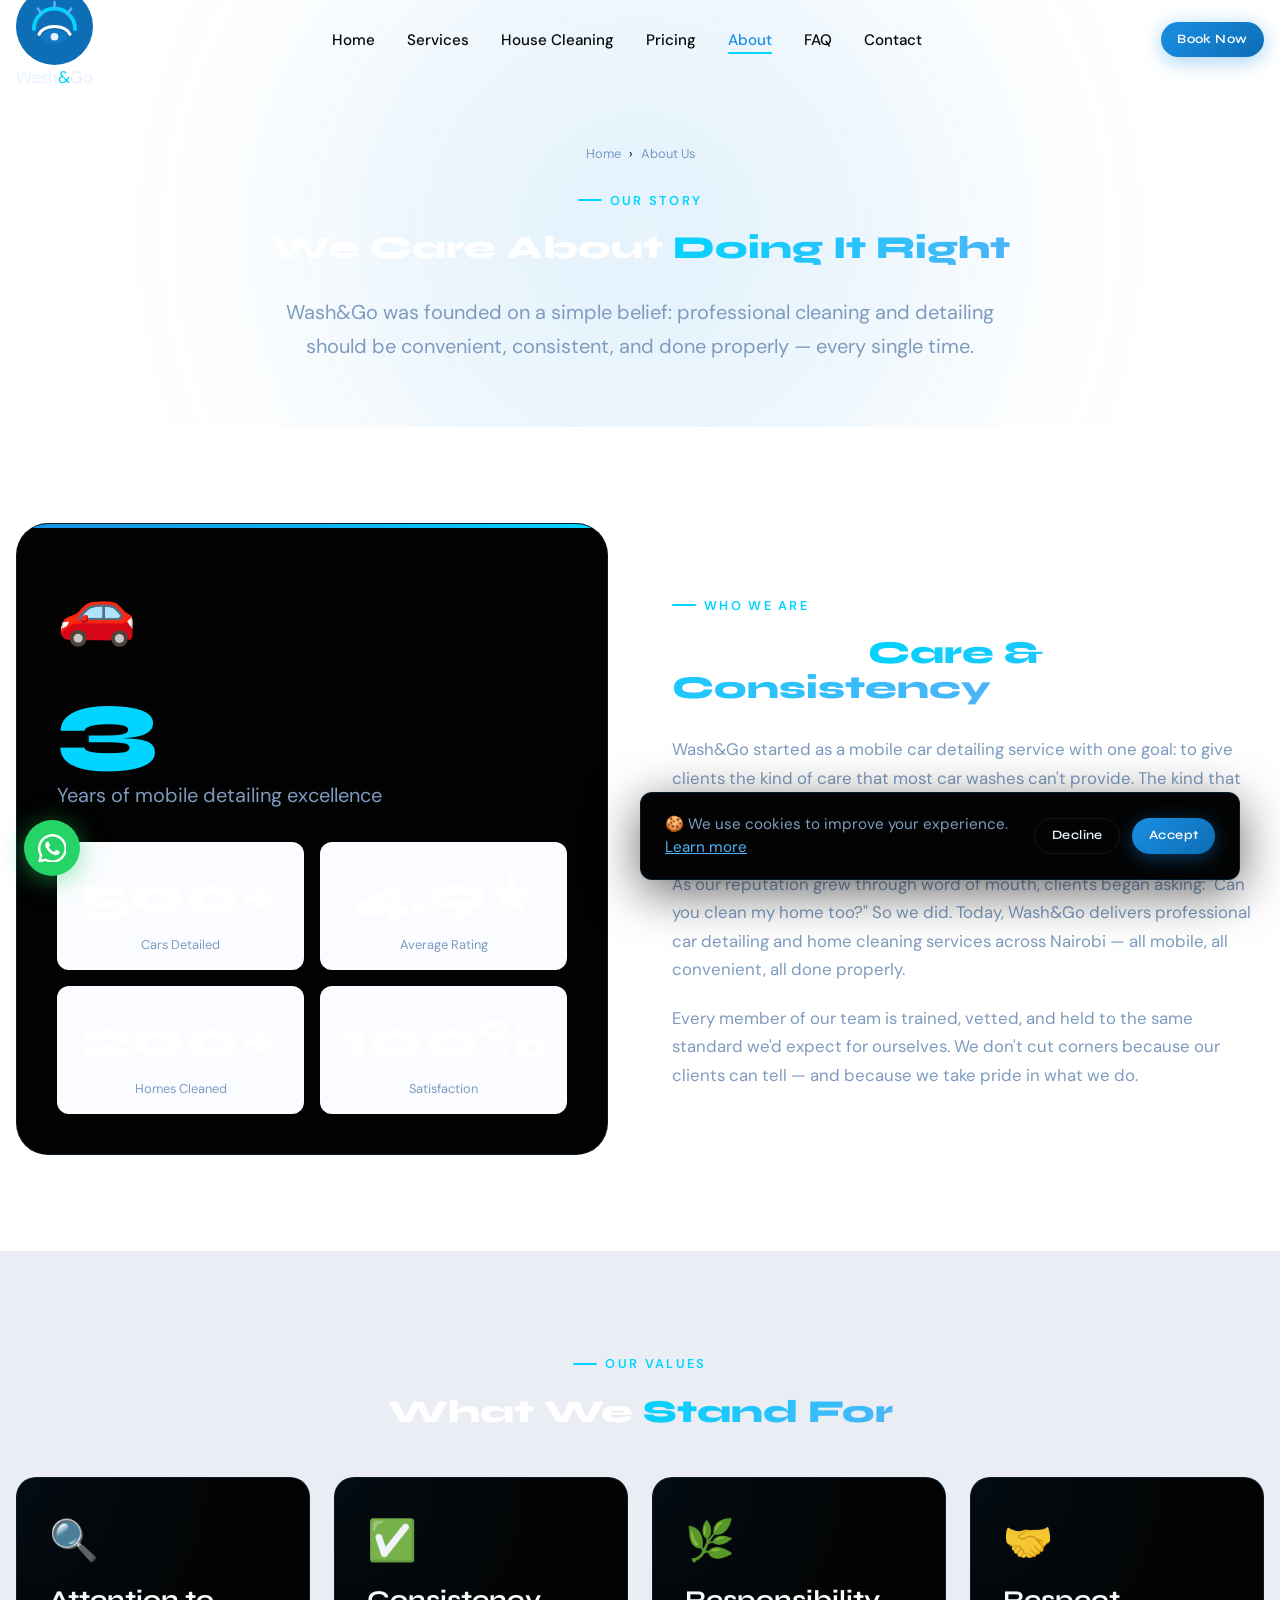
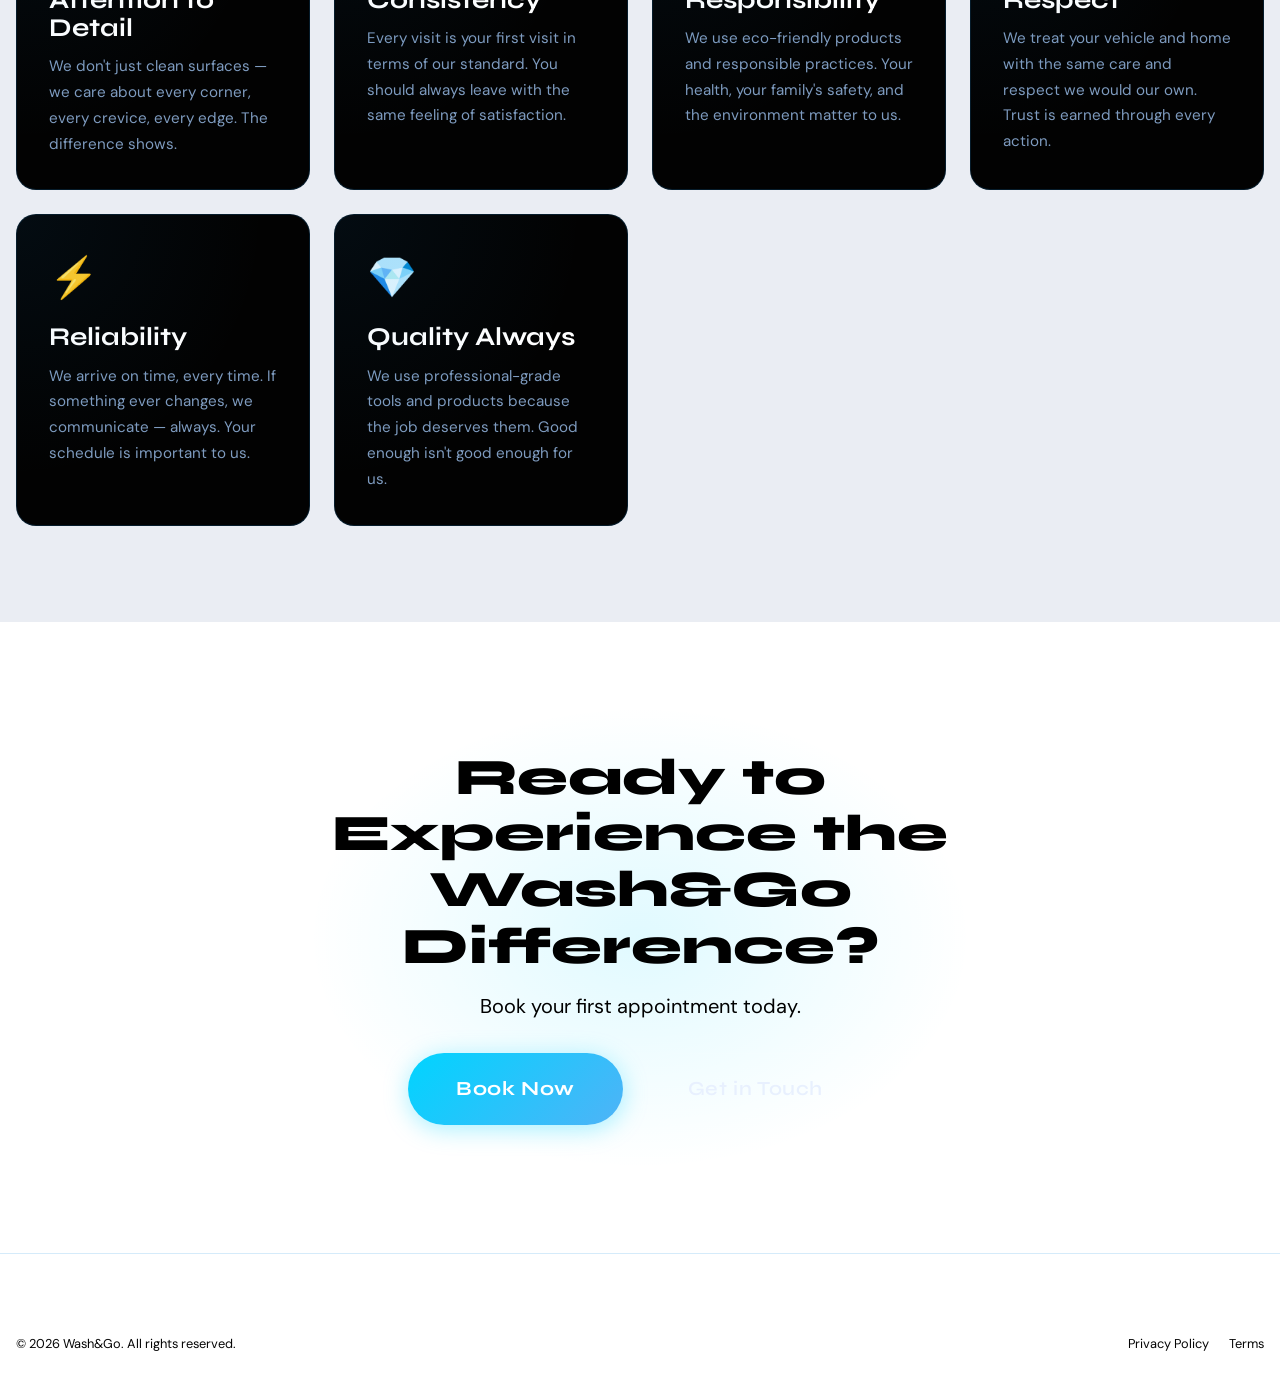
<file: about.html>
<!DOCTYPE html>
<html lang="en">
<head>
  <meta charset="UTF-8" /><meta name="viewport" content="width=device-width, initial-scale=1.0" />
  <meta name="description" content="About Wash&Go — Our story, our values, and the team behind your perfect clean." />
  <title>About Us | Wash&Go</title>
  <link rel="stylesheet" href="globals.css" />
</head>
<body>
<div class="page-loader" aria-hidden="true"><div class="loader-spinner"></div></div>
<header class="nav" role="banner">
  <div class="container">
    <nav class="nav__inner">
      <a href="index.html" class="nav__logo">
        <svg class="nav__logo-icon" viewBox="0 0 60 60" fill="none"><circle cx="30" cy="30" r="30" fill="#0d6db5"/><path d="M14 32c0-8.8 7.2-16 16-16s16 7.2 16 16" stroke="#00d4ff" stroke-width="3" stroke-linecap="round"/><path d="M18 36c2-4 7-6 12-6s10 2 12 6" stroke="white" stroke-width="2.5" stroke-linecap="round"/><path d="M30 16v-5M20 20l-3-4M40 20l3-4" stroke="#4fb3f7" stroke-width="2" stroke-linecap="round"/><ellipse cx="30" cy="38" rx="10" ry="5" fill="#1a8fe3" opacity=".4"/><circle cx="30" cy="38" r="3" fill="white" opacity=".9"/></svg>
        Wash<span style="color:var(--clr-accent)">&</span>Go
      </a>
      <ul class="nav__links" role="list">
        <li><a href="index.html" class="nav__link">Home</a></li>
        <li><a href="services.html" class="nav__link">Services</a></li>
        <li><a href="house-cleaning.html" class="nav__link">House Cleaning</a></li>
        <li><a href="pricing.html" class="nav__link">Pricing</a></li>
        <li><a href="about.html" class="nav__link is-active">About</a></li>
        <li><a href="faq.html" class="nav__link">FAQ</a></li>
        <li><a href="contact.html" class="nav__link">Contact</a></li>
      </ul>
      <div class="nav__cta"><a href="booking.html" class="btn btn--primary btn--sm">Book Now</a></div>
      <button class="nav__toggle" aria-label="Toggle menu" aria-expanded="false" aria-controls="mobile-menu"><span></span><span></span><span></span></button>
    </nav>
  </div>
  <nav class="nav__mobile-menu" id="mobile-menu">
    <a href="index.html" class="nav__mobile-link">Home</a>
    <a href="services.html" class="nav__mobile-link">Car Detailing</a>
    <a href="house-cleaning.html" class="nav__mobile-link">House Cleaning</a>
    <a href="pricing.html" class="nav__mobile-link">Pricing</a>
    <a href="about.html" class="nav__mobile-link">About</a>
    <a href="faq.html" class="nav__mobile-link">FAQ</a>
    <a href="contact.html" class="nav__mobile-link">Contact</a>
    <div style="padding-top:var(--space-6)"><a href="booking.html" class="btn btn--primary btn--lg">Book Now</a></div>
  </nav>
</header>

<main>
  <section class="page-hero">
    <div class="container">
      <nav class="page-hero__breadcrumb" aria-label="Breadcrumb">
        <a href="index.html">Home</a><span class="page-hero__breadcrumb-sep">›</span>
        <span aria-current="page">About Us</span>
      </nav>
      <div class="section-label reveal" style="justify-content:center">Our Story</div>
      <h1 class="section-title reveal delay-100" style="text-align:center">We Care About <span>Doing It Right</span></h1>
      <p class="section-subtitle reveal delay-200" style="margin-inline:auto;text-align:center">Wash&Go was founded on a simple belief: professional cleaning and detailing should be convenient, consistent, and done properly — every single time.</p>
    </div>
  </section>

  <!-- Story -->
  <section class="section">
    <div class="container">
      <div class="content-split">
        <div class="reveal reveal--left">
          <div style="background:var(--clr-surface);border:1px solid var(--clr-border);border-radius:var(--radius-xl);padding:var(--space-10);position:relative;overflow:hidden">
            <div style="position:absolute;top:0;left:0;right:0;height:4px;background:linear-gradient(90deg,var(--clr-primary),var(--clr-accent))"></div>
            <div style="font-size:4rem;margin-bottom:var(--space-4)">🚗</div>
            <div style="font-family:var(--font-display);font-size:var(--fs-4xl);font-weight:var(--fw-black);color:var(--clr-accent);line-height:1;margin-bottom:var(--space-2)">3</div>
            <div style="font-size:var(--fs-md);color:var(--clr-text-muted);margin-bottom:var(--space-8)">Years of mobile detailing excellence</div>
            <div style="display:grid;grid-template-columns:1fr 1fr;gap:var(--space-4)">
              <div style="text-align:center;padding:var(--space-4);background:var(--clr-bg-3);border-radius:var(--radius-md)">
                <div style="font-family:var(--font-display);font-size:var(--fs-2xl);font-weight:var(--fw-black);color:var(--clr-white)">500+</div>
                <div style="font-size:var(--fs-xs);color:var(--clr-text-muted)">Cars Detailed</div>
              </div>
              <div style="text-align:center;padding:var(--space-4);background:var(--clr-bg-3);border-radius:var(--radius-md)">
                <div style="font-family:var(--font-display);font-size:var(--fs-2xl);font-weight:var(--fw-black);color:var(--clr-white)">4.9★</div>
                <div style="font-size:var(--fs-xs);color:var(--clr-text-muted)">Average Rating</div>
              </div>
              <div style="text-align:center;padding:var(--space-4);background:var(--clr-bg-3);border-radius:var(--radius-md)">
                <div style="font-family:var(--font-display);font-size:var(--fs-2xl);font-weight:var(--fw-black);color:var(--clr-white)">200+</div>
                <div style="font-size:var(--fs-xs);color:var(--clr-text-muted)">Homes Cleaned</div>
              </div>
              <div style="text-align:center;padding:var(--space-4);background:var(--clr-bg-3);border-radius:var(--radius-md)">
                <div style="font-family:var(--font-display);font-size:var(--fs-2xl);font-weight:var(--fw-black);color:var(--clr-white)">100%</div>
                <div style="font-size:var(--fs-xs);color:var(--clr-text-muted)">Satisfaction</div>
              </div>
            </div>
          </div>
        </div>
        <div class="reveal reveal--right">
          <div class="section-label">Who We Are</div>
          <h2 class="section-title">Built on <span>Care &amp; Consistency</span></h2>
          <p style="color:var(--clr-text-muted);line-height:var(--lh-loose);margin-bottom:var(--space-5)">Wash&Go started as a mobile car detailing service with one goal: to give clients the kind of care that most car washes can't provide. The kind that notices the details. The kind that shows up on time. The kind that treats your vehicle — and your home — as if it were our own.</p>
          <p style="color:var(--clr-text-muted);line-height:var(--lh-loose);margin-bottom:var(--space-5)">As our reputation grew through word of mouth, clients began asking: "Can you clean my home too?" So we did. Today, Wash&Go delivers professional car detailing and home cleaning services across Nairobi — all mobile, all convenient, all done properly.</p>
          <p style="color:var(--clr-text-muted);line-height:var(--lh-loose)">Every member of our team is trained, vetted, and held to the same standard we'd expect for ourselves. We don't cut corners because our clients can tell — and because we take pride in what we do.</p>
        </div>
      </div>
    </div>
  </section>

  <!-- Values -->
  <section class="section" style="background:var(--clr-bg-2)">
    <div class="container">
      <div class="section-intro text-center">
        <div class="section-label reveal" style="justify-content:center">Our Values</div>
        <h2 class="section-title reveal delay-100" style="text-align:center">What We <span>Stand For</span></h2>
      </div>
      <div style="display:grid;grid-template-columns:repeat(auto-fit, minmax(min(100%, 18rem), 1fr));gap:var(--space-6)">
        <div class="card reveal">
          <div style="font-size:2.5rem;margin-bottom:var(--space-4)">🔍</div>
          <h3 style="font-size:var(--fs-lg);font-weight:var(--fw-bold);margin-bottom:var(--space-3)">Attention to Detail</h3>
          <p style="color:var(--clr-text-muted);font-size:var(--fs-sm);line-height:var(--lh-loose)">We don't just clean surfaces — we care about every corner, every crevice, every edge. The difference shows.</p>
        </div>
        <div class="card reveal delay-200">
          <div style="font-size:2.5rem;margin-bottom:var(--space-4)">✅</div>
          <h3 style="font-size:var(--fs-lg);font-weight:var(--fw-bold);margin-bottom:var(--space-3)">Consistency</h3>
          <p style="color:var(--clr-text-muted);font-size:var(--fs-sm);line-height:var(--lh-loose)">Every visit is your first visit in terms of our standard. You should always leave with the same feeling of satisfaction.</p>
        </div>
        <div class="card reveal delay-400">
          <div style="font-size:2.5rem;margin-bottom:var(--space-4)">🌿</div>
          <h3 style="font-size:var(--fs-lg);font-weight:var(--fw-bold);margin-bottom:var(--space-3)">Responsibility</h3>
          <p style="color:var(--clr-text-muted);font-size:var(--fs-sm);line-height:var(--lh-loose)">We use eco-friendly products and responsible practices. Your health, your family's safety, and the environment matter to us.</p>
        </div>
        <div class="card reveal">
          <div style="font-size:2.5rem;margin-bottom:var(--space-4)">🤝</div>
          <h3 style="font-size:var(--fs-lg);font-weight:var(--fw-bold);margin-bottom:var(--space-3)">Respect</h3>
          <p style="color:var(--clr-text-muted);font-size:var(--fs-sm);line-height:var(--lh-loose)">We treat your vehicle and home with the same care and respect we would our own. Trust is earned through every action.</p>
        </div>
        <div class="card reveal delay-200">
          <div style="font-size:2.5rem;margin-bottom:var(--space-4)">⚡</div>
          <h3 style="font-size:var(--fs-lg);font-weight:var(--fw-bold);margin-bottom:var(--space-3)">Reliability</h3>
          <p style="color:var(--clr-text-muted);font-size:var(--fs-sm);line-height:var(--lh-loose)">We arrive on time, every time. If something ever changes, we communicate — always. Your schedule is important to us.</p>
        </div>
        <div class="card reveal delay-400">
          <div style="font-size:2.5rem;margin-bottom:var(--space-4)">💎</div>
          <h3 style="font-size:var(--fs-lg);font-weight:var(--fw-bold);margin-bottom:var(--space-3)">Quality Always</h3>
          <p style="color:var(--clr-text-muted);font-size:var(--fs-sm);line-height:var(--lh-loose)">We use professional-grade tools and products because the job deserves them. Good enough isn't good enough for us.</p>
        </div>
      </div>
    </div>
  </section>

  <!-- CTA -->
  <section class="section--sm">
    <div class="container container--narrow">
      <div class="cta-banner reveal">
        <h2 class="cta-banner__title">Ready to Experience the <span class="gradient-text">Wash&Go</span> Difference?</h2>
        <p class="cta-banner__subtitle">Book your first appointment today.</p>
        <div class="cta-banner__actions">
          <a href="booking.html" class="btn btn--accent btn--lg">Book Now</a>
          <a href="contact.html" class="btn btn--ghost btn--lg">Get in Touch</a>
        </div>
      </div>
    </div>
  </section>
</main>

<footer class="footer" role="contentinfo">
  <div class="container">
    <div class="footer__bottom" style="padding-top:0;border-top:none">
      <p class="footer__copyright">© <span id="year"></span> Wash&Go. All rights reserved.</p>
      <div class="footer__legal-links">
        <a href="privacy.html" class="footer__legal-link">Privacy Policy</a>
        <a href="terms.html" class="footer__legal-link">Terms</a>
      </div>
    </div>
  </div>
</footer>
<a href="#" class="whatsapp-float" data-whatsapp="Hi! I'd like to learn more about Wash&Go" aria-label="WhatsApp">
  <svg viewBox="0 0 24 24"><path d="M17.472 14.382c-.297-.149-1.758-.867-2.03-.967-.273-.099-.471-.148-.67.15-.197.297-.767.966-.94 1.164-.173.199-.347.223-.644.075-.297-.15-1.255-.463-2.39-1.475-.883-.788-1.48-1.761-1.653-2.059-.173-.297-.018-.458.13-.606.134-.133.298-.347.446-.52.149-.174.198-.298.298-.497.099-.198.05-.371-.025-.52-.075-.149-.669-1.612-.916-2.207-.242-.579-.487-.5-.669-.51-.173-.008-.371-.01-.57-.01-.198 0-.52.074-.792.372-.272.297-1.04 1.016-1.04 2.479 0 1.462 1.065 2.875 1.213 3.074.149.198 2.096 3.2 5.077 4.487.709.306 1.262.489 1.694.625.712.227 1.36.195 1.871.118.571-.085 1.758-.719 2.006-1.413.248-.694.248-1.289.173-1.413-.074-.124-.272-.198-.57-.347z" fill="white"/><path d="M12 0C5.373 0 0 5.373 0 12c0 2.09.539 4.09 1.482 5.832L0 24l6.344-1.449A11.952 11.952 0 0012 24c6.627 0 12-5.373 12-12S18.627 0 12 0zm0 22c-1.846 0-3.594-.476-5.12-1.31l-.366-.216-3.766.861.913-3.655-.241-.378A9.956 9.956 0 012 12C2 6.477 6.477 2 12 2s10 4.477 10 10-4.477 10-10 10z" fill="white"/></svg>
</a>
<script>document.getElementById('year').textContent = new Date().getFullYear();</script>
<script src="globals.js"></script>
</body>
</html>
</file>
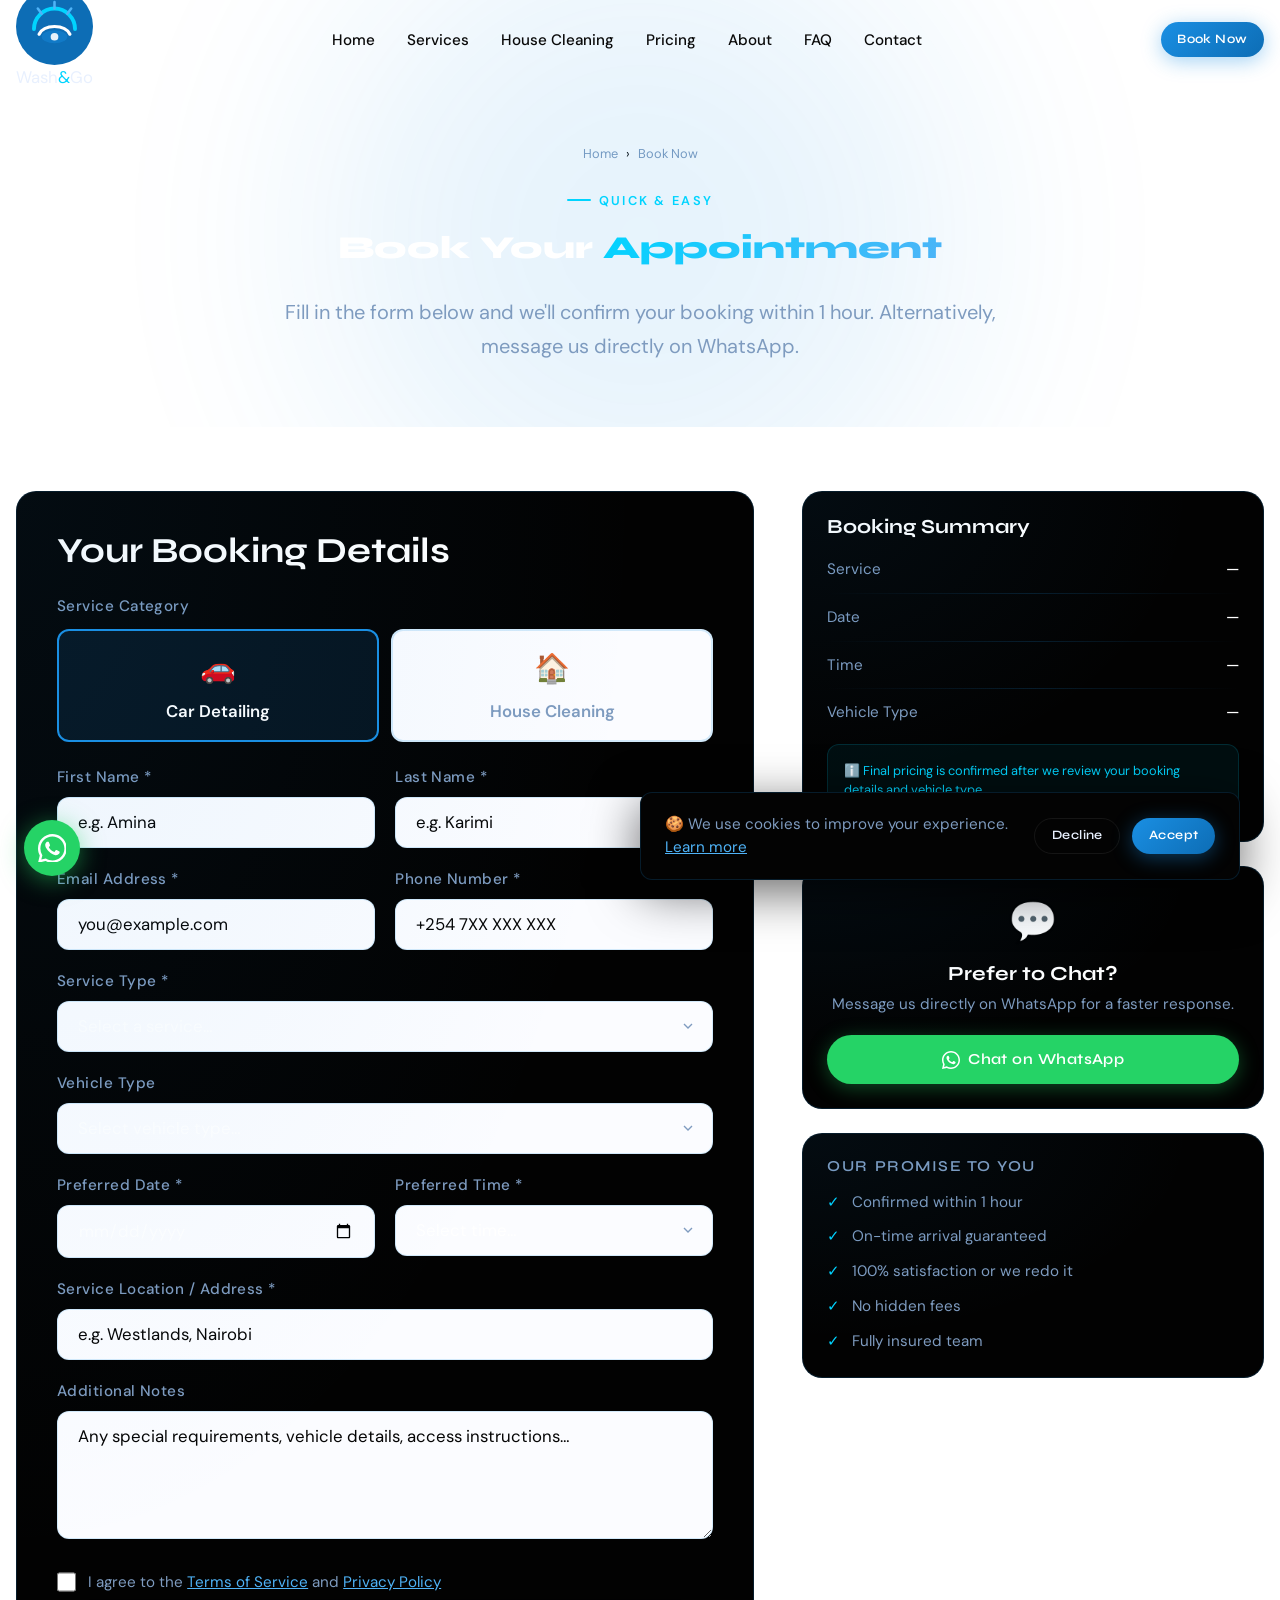
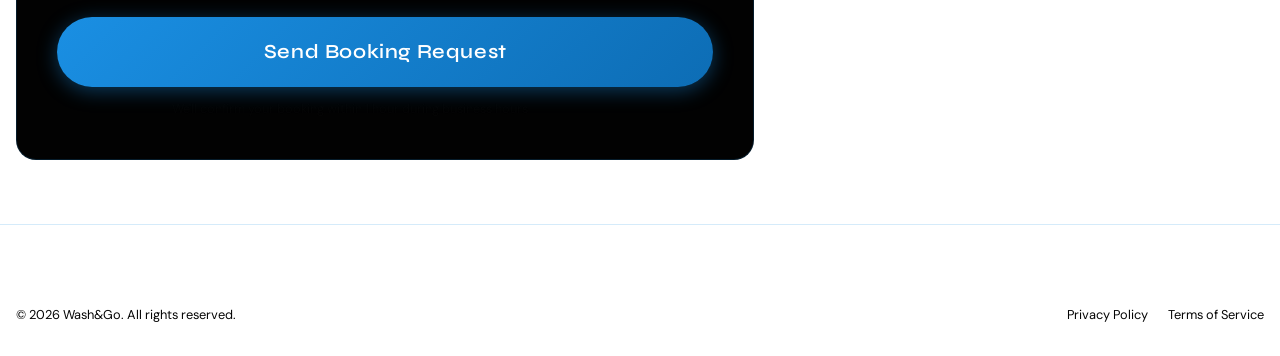
<file: booking.html>
<!DOCTYPE html>
<html lang="en">
<head>
  <meta charset="UTF-8" />
  <meta name="viewport" content="width=device-width, initial-scale=1.0" />
  <meta name="description" content="Book your Wash&Go mobile car detailing or house cleaning appointment. Fast, easy, confirmed within 1 hour." />
  <title>Book Now | Wash&Go</title>
  <link rel="stylesheet" href="globals.css" />
</head>
<body>

<div class="page-loader" aria-hidden="true"><div class="loader-spinner"></div></div>

<!-- Nav (same pattern across all pages) -->
<header class="nav" role="banner">
  <div class="container">
    <nav class="nav__inner" aria-label="Main navigation">
      <a href="index.html" class="nav__logo" aria-label="Wash&Go Home">
        <svg class="nav__logo-icon" viewBox="0 0 60 60" fill="none" xmlns="http://www.w3.org/2000/svg" aria-hidden="true">
          <circle cx="30" cy="30" r="30" fill="#0d6db5"/><path d="M14 32c0-8.8 7.2-16 16-16s16 7.2 16 16" stroke="#00d4ff" stroke-width="3" stroke-linecap="round"/><path d="M18 36c2-4 7-6 12-6s10 2 12 6" stroke="white" stroke-width="2.5" stroke-linecap="round"/><path d="M30 16v-5M20 20l-3-4M40 20l3-4" stroke="#4fb3f7" stroke-width="2" stroke-linecap="round"/><ellipse cx="30" cy="38" rx="10" ry="5" fill="#1a8fe3" opacity=".4"/><circle cx="30" cy="38" r="3" fill="white" opacity=".9"/>
        </svg>
        Wash<span style="color:var(--clr-accent)">&amp;</span>Go
      </a>
      <ul class="nav__links" role="list">
        <li><a href="index.html" class="nav__link">Home</a></li>
        <li><a href="services.html" class="nav__link">Services</a></li>
        <li><a href="house-cleaning.html" class="nav__link">House Cleaning</a></li>
        <li><a href="pricing.html" class="nav__link">Pricing</a></li>
        <li><a href="about.html" class="nav__link">About</a></li>
        <li><a href="faq.html" class="nav__link">FAQ</a></li>
        <li><a href="contact.html" class="nav__link">Contact</a></li>
      </ul>
      <div class="nav__cta">
        <a href="booking.html" class="btn btn--primary btn--sm is-active">Book Now</a>
      </div>
      <button class="nav__toggle" aria-label="Toggle mobile menu" aria-expanded="false" aria-controls="mobile-menu">
        <span></span><span></span><span></span>
      </button>
    </nav>
  </div>
  <nav class="nav__mobile-menu" id="mobile-menu" aria-label="Mobile navigation">
    <a href="index.html" class="nav__mobile-link">Home</a>
    <a href="services.html" class="nav__mobile-link">Car Detailing</a>
    <a href="house-cleaning.html" class="nav__mobile-link">House Cleaning</a>
    <a href="pricing.html" class="nav__mobile-link">Pricing</a>
    <a href="about.html" class="nav__mobile-link">About</a>
    <a href="faq.html" class="nav__mobile-link">FAQ</a>
    <a href="contact.html" class="nav__mobile-link">Contact</a>
    <div style="padding-top:var(--space-6)"><a href="booking.html" class="btn btn--primary btn--lg">Book Now</a></div>
  </nav>
</header>

<main>
  <!-- Page Hero -->
  <section class="page-hero" aria-labelledby="booking-title">
    <div class="container">
      <nav class="page-hero__breadcrumb" aria-label="Breadcrumb">
        <a href="index.html">Home</a>
        <span class="page-hero__breadcrumb-sep">›</span>
        <span aria-current="page">Book Now</span>
      </nav>
      <div class="section-label reveal" style="justify-content:center">Quick &amp; Easy</div>
      <h1 class="section-title reveal delay-100" id="booking-title">Book Your <span>Appointment</span></h1>
      <p class="section-subtitle reveal delay-200" style="margin-inline:auto;text-align:center">Fill in the form below and we'll confirm your booking within 1 hour. Alternatively, message us directly on WhatsApp.</p>
    </div>
  </section>

  <section class="section--sm">
    <div class="container">
      <div class="page-grid page-grid--form">

        <!-- Booking Form -->
        <div class="reveal">
          <div class="card" style="padding:var(--space-10)">
            <h2 style="font-size:var(--fs-xl);margin-bottom:var(--space-6)">Your Booking Details</h2>

            <form class="booking-form" novalidate data-redirect="thank-you.html" aria-label="Booking request form">

              <!-- Service Type Tabs -->
              <div style="margin-bottom:var(--space-6)">
                <div class="form-label" style="margin-bottom:var(--space-3)">Service Category</div>
                <div style="display:grid;grid-template-columns:1fr 1fr;gap:var(--space-3)" role="group" aria-label="Service category">
                  <label style="cursor:pointer">
                    <input type="radio" name="category" value="car" checked style="position:absolute;opacity:0;pointer-events:none" />
                    <div class="category-btn" style="padding:var(--space-4);background:rgba(26,143,227,0.12);border:2px solid var(--clr-primary);border-radius:var(--radius-md);text-align:center;transition:all var(--dur-base)">
                      <div style="font-size:1.8rem;margin-bottom:var(--space-2)">🚗</div>
                      <div style="font-weight:var(--fw-semi);color:var(--clr-white)">Car Detailing</div>
                    </div>
                  </label>
                  <label style="cursor:pointer">
                    <input type="radio" name="category" value="house" style="position:absolute;opacity:0;pointer-events:none" />
                    <div class="category-btn" style="padding:var(--space-4);background:var(--clr-bg-3);border:2px solid var(--clr-border);border-radius:var(--radius-md);text-align:center;transition:all var(--dur-base)">
                      <div style="font-size:1.8rem;margin-bottom:var(--space-2)">🏠</div>
                      <div style="font-weight:var(--fw-semi);color:var(--clr-text-muted)">House Cleaning</div>
                    </div>
                  </label>
                </div>
              </div>

              <div class="form-grid" style="margin-bottom:var(--space-5)">
                <div class="form-group">
                  <label class="form-label" for="first_name">First Name *</label>
                  <input class="form-input" type="text" id="first_name" name="first_name" placeholder="e.g. Amina" autocomplete="given-name" data-validate="required" required />
                </div>
                <div class="form-group">
                  <label class="form-label" for="last_name">Last Name *</label>
                  <input class="form-input" type="text" id="last_name" name="last_name" placeholder="e.g. Karimi" autocomplete="family-name" data-validate="required" required />
                </div>
              </div>

              <div class="form-grid" style="margin-bottom:var(--space-5)">
                <div class="form-group">
                  <label class="form-label" for="email">Email Address *</label>
                  <input class="form-input" type="email" id="email" name="email" placeholder="you@example.com" autocomplete="email" data-validate="required,email" required />
                </div>
                <div class="form-group">
                  <label class="form-label" for="phone">Phone Number *</label>
                  <input class="form-input" type="tel" id="phone" name="phone" placeholder="+254 7XX XXX XXX" autocomplete="tel" data-validate="required,phone" required />
                </div>
              </div>

              <div class="form-group" style="margin-bottom:var(--space-5)" id="car-service-group">
                <label class="form-label" for="service">Service Type *</label>
                <select class="form-select" id="service" name="service" data-validate="required" required>
                  <option value="" disabled selected>Select a service…</option>
                  <optgroup label="Car Detailing">
                    <option value="easy-care">Easy Care Detail — from KES 5,500</option>
                    <option value="interior-exterior">Interior &amp; Exterior — from KES 10,500</option>
                    <option value="paint-polish">Paint Polishing &amp; Care — from KES 7,000</option>
                    <option value="monthly">Monthly Maintenance — from KES 12,000</option>
                    <option value="ceramic">Ceramic Coating &amp; Protection — from KES 25,000</option>
                  </optgroup>
                  <optgroup label="House Cleaning">
                    <option value="standard-clean">Standard Home Clean — from KES 4,500</option>
                    <option value="deep-clean">Deep Clean — from KES 8,000</option>
                    <option value="move-in-out">Move In/Out Clean — from KES 10,000</option>
                    <option value="regular-maintenance">Regular Maintenance Plan</option>
                  </optgroup>
                </select>
              </div>

              <div class="form-group" style="margin-bottom:var(--space-5)" id="vehicle-type-group">
                <label class="form-label" for="vehicle_type">Vehicle Type</label>
                <select class="form-select" id="vehicle_type" name="vehicle_type">
                  <option value="" disabled selected>Select vehicle type…</option>
                  <option value="hatchback">Hatchback</option>
                  <option value="sedan">Sedan</option>
                  <option value="suv">SUV / 4x4</option>
                  <option value="van">Van / Minibus</option>
                  <option value="truck">Truck / Pickup</option>
                  <option value="trailer">Trailer / Lorry</option>
                </select>
              </div>

              <div class="form-grid" style="margin-bottom:var(--space-5)">
                <div class="form-group">
                  <label class="form-label" for="date">Preferred Date *</label>
                  <input class="form-input" type="date" id="date" name="date" data-validate="required" required />
                </div>
                <div class="form-group">
                  <label class="form-label" for="time">Preferred Time *</label>
                  <select class="form-select" id="time" name="time" data-validate="required" required>
                    <option value="" disabled selected>Select time…</option>
                    <option value="07:00">7:00 AM</option>
                    <option value="08:00">8:00 AM</option>
                    <option value="09:00">9:00 AM</option>
                    <option value="10:00">10:00 AM</option>
                    <option value="11:00">11:00 AM</option>
                    <option value="12:00">12:00 PM</option>
                    <option value="13:00">1:00 PM</option>
                    <option value="14:00">2:00 PM</option>
                    <option value="15:00">3:00 PM</option>
                    <option value="16:00">4:00 PM</option>
                    <option value="17:00">5:00 PM</option>
                  </select>
                </div>
              </div>

              <div class="form-group" style="margin-bottom:var(--space-5)">
                <label class="form-label" for="location">Service Location / Address *</label>
                <input class="form-input" type="text" id="location" name="location" placeholder="e.g. Westlands, Nairobi" data-validate="required" required />
              </div>

              <div class="form-group" style="margin-bottom:var(--space-8)">
                <label class="form-label" for="notes">Additional Notes</label>
                <textarea class="form-textarea" id="notes" name="notes" placeholder="Any special requirements, vehicle details, access instructions…"></textarea>
              </div>

              <div style="display:flex;align-items:center;gap:var(--space-3);margin-bottom:var(--space-6)">
                <input type="checkbox" id="terms_agree" name="terms_agree" data-validate="required" required style="width:1.2rem;height:1.2rem;accent-color:var(--clr-primary);cursor:pointer;flex-shrink:0" />
                <label for="terms_agree" style="font-size:var(--fs-sm);color:var(--clr-text-muted);cursor:pointer">
                  I agree to the <a href="terms.html" style="color:var(--clr-primary-light);text-decoration:underline">Terms of Service</a> and <a href="privacy.html" style="color:var(--clr-primary-light);text-decoration:underline">Privacy Policy</a>
                </label>
              </div>

              <button type="submit" class="btn btn--primary btn--lg" style="width:100%;font-size:var(--fs-md)">
                Send Booking Request
              </button>
              <p style="font-size:var(--fs-xs);color:var(--clr-text-faint);margin-top:var(--space-3);text-align:center">We'll confirm your booking within 1 hour during business hours</p>
            </form>
          </div>
        </div>

        <!-- Summary & Info Sidebar -->
        <div style="display:flex;flex-direction:column;gap:var(--space-6)">

          <!-- Booking Summary Card -->
          <div class="card booking-summary reveal delay-200" style="padding:var(--space-6)">
            <h3 style="font-size:var(--fs-md);font-weight:var(--fw-bold);margin-bottom:var(--space-5)">Booking Summary</h3>
            <div style="display:flex;flex-direction:column;gap:var(--space-3)">
              <div style="display:flex;justify-content:space-between;font-size:var(--fs-sm);color:var(--clr-text-muted)">
                <span>Service</span>
                <span id="summary-service" style="color:var(--clr-white);font-weight:var(--fw-medium);text-align:right;max-width:60%">—</span>
              </div>
              <div class="divider" style="margin:0"></div>
              <div style="display:flex;justify-content:space-between;font-size:var(--fs-sm);color:var(--clr-text-muted)">
                <span>Date</span>
                <span id="summary-date" style="color:var(--clr-white);font-weight:var(--fw-medium);text-align:right">—</span>
              </div>
              <div class="divider" style="margin:0"></div>
              <div style="display:flex;justify-content:space-between;font-size:var(--fs-sm);color:var(--clr-text-muted)">
                <span>Time</span>
                <span id="summary-time" style="color:var(--clr-white);font-weight:var(--fw-medium)">—</span>
              </div>
              <div class="divider" style="margin:0"></div>
              <div style="display:flex;justify-content:space-between;font-size:var(--fs-sm);color:var(--clr-text-muted)">
                <span>Vehicle Type</span>
                <span id="summary-vehicle" style="color:var(--clr-white);font-weight:var(--fw-medium)">—</span>
              </div>
            </div>
            <div style="margin-top:var(--space-5);padding:var(--space-4);background:rgba(0,212,255,0.06);border:1px solid rgba(0,212,255,0.15);border-radius:var(--radius-md)">
              <p style="font-size:var(--fs-xs);color:var(--clr-accent)">ℹ️ Final pricing is confirmed after we review your booking details and vehicle type.</p>
            </div>
          </div>

          <!-- WhatsApp Alternative -->
          <div class="card reveal delay-300" style="text-align:center;padding:var(--space-6)">
            <div style="font-size:2.5rem;margin-bottom:var(--space-3)">💬</div>
            <h3 style="font-size:var(--fs-md);margin-bottom:var(--space-2)">Prefer to Chat?</h3>
            <p style="font-size:var(--fs-sm);color:var(--clr-text-muted);margin-bottom:var(--space-5)">Message us directly on WhatsApp for a faster response.</p>
            <a href="#" class="btn btn--whatsapp" style="width:100%" data-whatsapp="Hi! I'd like to book a Wash&Go service">
              <svg width="18" height="18" viewBox="0 0 24 24" fill="currentColor" aria-hidden="true"><path d="M17.472 14.382c-.297-.149-1.758-.867-2.03-.967-.273-.099-.471-.148-.67.15-.197.297-.767.966-.94 1.164-.173.199-.347.223-.644.075-.297-.15-1.255-.463-2.39-1.475-.883-.788-1.48-1.761-1.653-2.059-.173-.297-.018-.458.13-.606.134-.133.298-.347.446-.52.149-.174.198-.298.298-.497.099-.198.05-.371-.025-.52-.075-.149-.669-1.612-.916-2.207-.242-.579-.487-.5-.669-.51-.173-.008-.371-.01-.57-.01-.198 0-.52.074-.792.372-.272.297-1.04 1.016-1.04 2.479 0 1.462 1.065 2.875 1.213 3.074.149.198 2.096 3.2 5.077 4.487.709.306 1.262.489 1.694.625.712.227 1.36.195 1.871.118.571-.085 1.758-.719 2.006-1.413.248-.694.248-1.289.173-1.413-.074-.124-.272-.198-.57-.347z"/><path d="M12 0C5.373 0 0 5.373 0 12c0 2.09.539 4.09 1.482 5.832L0 24l6.344-1.449A11.952 11.952 0 0012 24c6.627 0 12-5.373 12-12S18.627 0 12 0zm0 22c-1.846 0-3.594-.476-5.12-1.31l-.366-.216-3.766.861.913-3.655-.241-.378A9.956 9.956 0 012 12C2 6.477 6.477 2 12 2s10 4.477 10 10-4.477 10-10 10z"/></svg>
              Chat on WhatsApp
            </a>
          </div>

          <!-- Guarantees -->
          <div class="card reveal delay-400" style="padding:var(--space-6)">
            <h3 style="font-size:var(--fs-sm);font-weight:var(--fw-semi);color:var(--clr-text-muted);margin-bottom:var(--space-4);letter-spacing:0.1em;text-transform:uppercase">Our Promise To You</h3>
            <div style="display:flex;flex-direction:column;gap:var(--space-3)">
              <div style="display:flex;align-items:center;gap:var(--space-3);font-size:var(--fs-sm);color:var(--clr-text-muted)"><span style="color:var(--clr-accent)">✓</span> Confirmed within 1 hour</div>
              <div style="display:flex;align-items:center;gap:var(--space-3);font-size:var(--fs-sm);color:var(--clr-text-muted)"><span style="color:var(--clr-accent)">✓</span> On-time arrival guaranteed</div>
              <div style="display:flex;align-items:center;gap:var(--space-3);font-size:var(--fs-sm);color:var(--clr-text-muted)"><span style="color:var(--clr-accent)">✓</span> 100% satisfaction or we redo it</div>
              <div style="display:flex;align-items:center;gap:var(--space-3);font-size:var(--fs-sm);color:var(--clr-text-muted)"><span style="color:var(--clr-accent)">✓</span> No hidden fees</div>
              <div style="display:flex;align-items:center;gap:var(--space-3);font-size:var(--fs-sm);color:var(--clr-text-muted)"><span style="color:var(--clr-accent)">✓</span> Fully insured team</div>
            </div>
          </div>
        </div>
      </div>
    </div>
  </section>
</main>

<!-- Footer (abbreviated for template — include full footer from index.html in production) -->
<footer class="footer" role="contentinfo">
  <div class="container">
    <div class="footer__bottom" style="padding-top:0;border-top:none">
      <p class="footer__copyright">© <span id="year"></span> Wash&Go. All rights reserved.</p>
      <div class="footer__legal-links">
        <a href="privacy.html" class="footer__legal-link">Privacy Policy</a>
        <a href="terms.html" class="footer__legal-link">Terms of Service</a>
      </div>
    </div>
  </div>
</footer>

<a href="#" class="whatsapp-float" data-whatsapp="Hi! I'd like to book a Wash&Go service" aria-label="Chat with us on WhatsApp">
  <svg viewBox="0 0 24 24" xmlns="http://www.w3.org/2000/svg"><path d="M17.472 14.382c-.297-.149-1.758-.867-2.03-.967-.273-.099-.471-.148-.67.15-.197.297-.767.966-.94 1.164-.173.199-.347.223-.644.075-.297-.15-1.255-.463-2.39-1.475-.883-.788-1.48-1.761-1.653-2.059-.173-.297-.018-.458.13-.606.134-.133.298-.347.446-.52.149-.174.198-.298.298-.497.099-.198.05-.371-.025-.52-.075-.149-.669-1.612-.916-2.207-.242-.579-.487-.5-.669-.51-.173-.008-.371-.01-.57-.01-.198 0-.52.074-.792.372-.272.297-1.04 1.016-1.04 2.479 0 1.462 1.065 2.875 1.213 3.074.149.198 2.096 3.2 5.077 4.487.709.306 1.262.489 1.694.625.712.227 1.36.195 1.871.118.571-.085 1.758-.719 2.006-1.413.248-.694.248-1.289.173-1.413-.074-.124-.272-.198-.57-.347z"/><path d="M12 0C5.373 0 0 5.373 0 12c0 2.09.539 4.09 1.482 5.832L0 24l6.344-1.449A11.952 11.952 0 0012 24c6.627 0 12-5.373 12-12S18.627 0 12 0zm0 22c-1.846 0-3.594-.476-5.12-1.31l-.366-.216-3.766.861.913-3.655-.241-.378A9.956 9.956 0 012 12C2 6.477 6.477 2 12 2s10 4.477 10 10-4.477 10-10 10z"/></svg>
</a>

<script>
  document.getElementById('year').textContent = new Date().getFullYear();

  // Category radio highlight
  document.querySelectorAll('input[name="category"]').forEach(radio => {
    radio.addEventListener('change', () => {
      document.querySelectorAll('.category-btn').forEach(btn => {
        btn.style.background = 'var(--clr-bg-3)';
        btn.style.borderColor = 'var(--clr-border)';
        btn.style.color = 'var(--clr-text-muted)';
        btn.querySelector('div:last-child').style.color = 'var(--clr-text-muted)';
      });
      const active = radio.nextElementSibling;
      active.style.background = 'rgba(26,143,227,0.12)';
      active.style.borderColor = 'var(--clr-primary)';
      active.querySelector('div:last-child').style.color = 'var(--clr-white)';

      // Show/hide vehicle type field
      const vehicleGroup = document.getElementById('vehicle-type-group');
      vehicleGroup.style.display = radio.value === 'car' ? '' : 'none';
    });
  });

  // Booking summary live update
  ['service','date','time','vehicle_type'].forEach(name => {
    const el = document.getElementById(name) || document.querySelector(`[name="${name}"]`);
    if (!el) return;
    el.addEventListener('change', () => {
      const map = { service: 'summary-service', date: 'summary-date', time: 'summary-time', vehicle_type: 'summary-vehicle' };
      const targetEl = document.getElementById(map[name]);
      if (!targetEl) return;
      if (name === 'date' && el.value) {
        targetEl.textContent = new Date(el.value + 'T00:00').toLocaleDateString('en-KE', { weekday:'short', month:'short', day:'numeric', year:'numeric' });
      } else {
        const opt = el.options?.[el.selectedIndex];
        targetEl.textContent = opt ? opt.text : el.value;
      }
    });
  });
</script>
<script src="globals.js"></script>
</body>
</html>
</file>
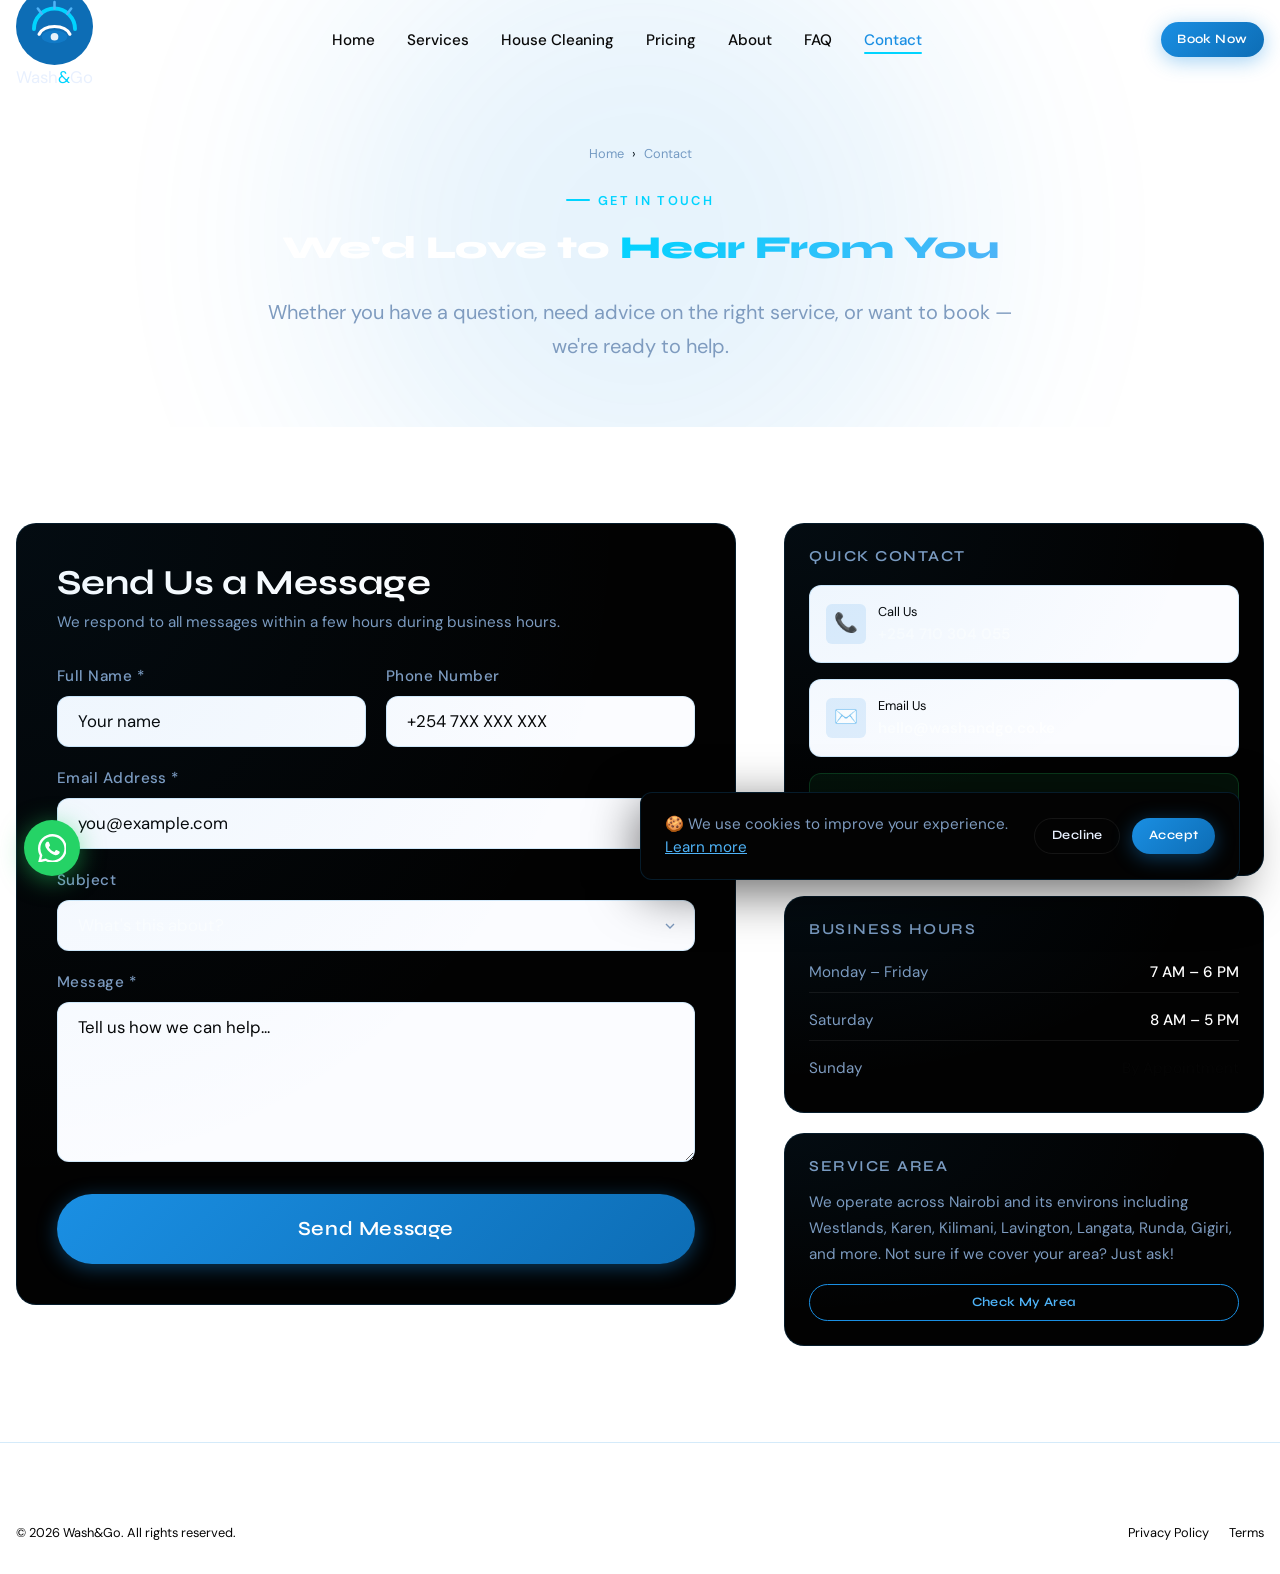
<file: contact.html>
<!DOCTYPE html>
<html lang="en">
<head>
  <meta charset="UTF-8" /><meta name="viewport" content="width=device-width, initial-scale=1.0" />
  <meta name="description" content="Contact Wash&Go — Get in touch by phone, email, WhatsApp, or our contact form." />
  <title>Contact Us | Wash&Go</title>
  <link rel="stylesheet" href="globals.css" />
</head>
<body>
<div class="page-loader" aria-hidden="true"><div class="loader-spinner"></div></div>
<header class="nav" role="banner">
  <div class="container">
    <nav class="nav__inner">
      <a href="index.html" class="nav__logo">
        <svg class="nav__logo-icon" viewBox="0 0 60 60" fill="none"><circle cx="30" cy="30" r="30" fill="#0d6db5"/><path d="M14 32c0-8.8 7.2-16 16-16s16 7.2 16 16" stroke="#00d4ff" stroke-width="3" stroke-linecap="round"/><path d="M18 36c2-4 7-6 12-6s10 2 12 6" stroke="white" stroke-width="2.5" stroke-linecap="round"/><path d="M30 16v-5M20 20l-3-4M40 20l3-4" stroke="#4fb3f7" stroke-width="2" stroke-linecap="round"/><ellipse cx="30" cy="38" rx="10" ry="5" fill="#1a8fe3" opacity=".4"/><circle cx="30" cy="38" r="3" fill="white" opacity=".9"/></svg>
        Wash<span style="color:var(--clr-accent)">&</span>Go
      </a>
      <ul class="nav__links" role="list">
        <li><a href="index.html" class="nav__link">Home</a></li>
        <li><a href="services.html" class="nav__link">Services</a></li>
        <li><a href="house-cleaning.html" class="nav__link">House Cleaning</a></li>
        <li><a href="pricing.html" class="nav__link">Pricing</a></li>
        <li><a href="about.html" class="nav__link">About</a></li>
        <li><a href="faq.html" class="nav__link">FAQ</a></li>
        <li><a href="contact.html" class="nav__link is-active">Contact</a></li>
      </ul>
      <div class="nav__cta"><a href="booking.html" class="btn btn--primary btn--sm">Book Now</a></div>
      <button class="nav__toggle" aria-label="Toggle menu" aria-expanded="false" aria-controls="mobile-menu"><span></span><span></span><span></span></button>
    </nav>
  </div>
  <nav class="nav__mobile-menu" id="mobile-menu">
    <a href="index.html" class="nav__mobile-link">Home</a>
    <a href="services.html" class="nav__mobile-link">Car Detailing</a>
    <a href="house-cleaning.html" class="nav__mobile-link">House Cleaning</a>
    <a href="pricing.html" class="nav__mobile-link">Pricing</a>
    <a href="about.html" class="nav__mobile-link">About</a>
    <a href="faq.html" class="nav__mobile-link">FAQ</a>
    <a href="contact.html" class="nav__mobile-link">Contact</a>
    <div style="padding-top:var(--space-6)"><a href="booking.html" class="btn btn--primary btn--lg">Book Now</a></div>
  </nav>
</header>

<main>
  <section class="page-hero">
    <div class="container">
      <nav class="page-hero__breadcrumb" aria-label="Breadcrumb">
        <a href="index.html">Home</a><span class="page-hero__breadcrumb-sep">›</span>
        <span aria-current="page">Contact</span>
      </nav>
      <div class="section-label reveal" style="justify-content:center">Get in Touch</div>
      <h1 class="section-title reveal delay-100" style="text-align:center">We'd Love to <span>Hear From You</span></h1>
      <p class="section-subtitle reveal delay-200" style="margin-inline:auto;text-align:center">Whether you have a question, need advice on the right service, or want to book — we're ready to help.</p>
    </div>
  </section>

  <section class="section">
    <div class="container">
      <div class="page-grid page-grid--contact">

        <!-- Contact Form -->
        <div class="reveal">
          <div class="card" style="padding:var(--space-10)">
            <h2 style="font-size:var(--fs-xl);margin-bottom:var(--space-2)">Send Us a Message</h2>
            <p style="color:var(--clr-text-muted);font-size:var(--fs-sm);margin-bottom:var(--space-8)">We respond to all messages within a few hours during business hours.</p>

            <form class="booking-form" novalidate aria-label="Contact form">
              <div class="form-grid" style="margin-bottom:var(--space-5)">
                <div class="form-group">
                  <label class="form-label" for="contact-name">Full Name *</label>
                  <input class="form-input" type="text" id="contact-name" name="name" placeholder="Your name" autocomplete="name" data-validate="required" required />
                </div>
                <div class="form-group">
                  <label class="form-label" for="contact-phone">Phone Number</label>
                  <input class="form-input" type="tel" id="contact-phone" name="phone" placeholder="+254 7XX XXX XXX" autocomplete="tel" />
                </div>
              </div>
              <div class="form-group" style="margin-bottom:var(--space-5)">
                <label class="form-label" for="contact-email">Email Address *</label>
                <input class="form-input" type="email" id="contact-email" name="email" placeholder="you@example.com" autocomplete="email" data-validate="required,email" required />
              </div>
              <div class="form-group" style="margin-bottom:var(--space-5)">
                <label class="form-label" for="contact-subject">Subject</label>
                <select class="form-select" id="contact-subject" name="subject">
                  <option value="" disabled selected>What's this about?</option>
                  <option value="booking">Booking a service</option>
                  <option value="quote">Get a quote</option>
                  <option value="ceramic">Ceramic coating enquiry</option>
                  <option value="house">House cleaning enquiry</option>
                  <option value="feedback">Feedback</option>
                  <option value="other">Other</option>
                </select>
              </div>
              <div class="form-group" style="margin-bottom:var(--space-8)">
                <label class="form-label" for="contact-message">Message *</label>
                <textarea class="form-textarea" id="contact-message" name="message" placeholder="Tell us how we can help..." style="min-height:10rem" data-validate="required" required></textarea>
              </div>
              <button type="submit" class="btn btn--primary btn--lg" style="width:100%">Send Message</button>
            </form>
          </div>
        </div>

        <!-- Contact Info -->
        <div style="display:flex;flex-direction:column;gap:var(--space-5)">

          <div class="card reveal delay-100" style="padding:var(--space-6)">
            <h3 style="font-size:var(--fs-sm);font-weight:var(--fw-semi);color:var(--clr-text-muted);letter-spacing:0.1em;text-transform:uppercase;margin-bottom:var(--space-5)">Quick Contact</h3>
            <div style="display:flex;flex-direction:column;gap:var(--space-4)">
              <a href="tel:+254710304055" style="display:flex;align-items:center;gap:var(--space-3);padding:var(--space-4);background:var(--clr-bg-3);border:1px solid var(--clr-border);border-radius:var(--radius-md);transition:border-color var(--dur-base)">
                <div style="width:2.5rem;height:2.5rem;background:rgba(26,143,227,0.12);border-radius:var(--radius-sm);display:flex;align-items:center;justify-content:center;font-size:1.2rem;flex-shrink:0">📞</div>
                <div>
                  <div style="font-size:var(--fs-xs);color:var(--clr-text-faint);margin-bottom:2px">Call Us</div>
                  <div style="font-size:var(--fs-sm);font-weight:var(--fw-semi);color:var(--clr-white)">+254 710 304 055</div>
                </div>
              </a>
              <a href="mailto:hello@washandgo.co.ke" style="display:flex;align-items:center;gap:var(--space-3);padding:var(--space-4);background:var(--clr-bg-3);border:1px solid var(--clr-border);border-radius:var(--radius-md);transition:border-color var(--dur-base)">
                <div style="width:2.5rem;height:2.5rem;background:rgba(26,143,227,0.12);border-radius:var(--radius-sm);display:flex;align-items:center;justify-content:center;font-size:1.2rem;flex-shrink:0">✉️</div>
                <div>
                  <div style="font-size:var(--fs-xs);color:var(--clr-text-faint);margin-bottom:2px">Email Us</div>
                  <div style="font-size:var(--fs-sm);font-weight:var(--fw-semi);color:var(--clr-white)">hello@washandgo.co.ke</div>
                </div>
              </a>
              <a href="#" data-whatsapp="Hi! I'd like to get in touch with Wash&Go" style="display:flex;align-items:center;gap:var(--space-3);padding:var(--space-4);background:rgba(37,211,102,0.08);border:1px solid rgba(37,211,102,0.2);border-radius:var(--radius-md);transition:border-color var(--dur-base)">
                <div style="width:2.5rem;height:2.5rem;background:rgba(37,211,102,0.15);border-radius:var(--radius-sm);display:flex;align-items:center;justify-content:center;font-size:1.2rem;flex-shrink:0">💬</div>
                <div>
                  <div style="font-size:var(--fs-xs);color:var(--clr-text-faint);margin-bottom:2px">WhatsApp</div>
                  <div style="font-size:var(--fs-sm);font-weight:var(--fw-semi);color:#4ade80">Fastest Response</div>
                </div>
              </a>
            </div>
          </div>

          <div class="card reveal delay-200" style="padding:var(--space-6)">
            <h3 style="font-size:var(--fs-sm);font-weight:var(--fw-semi);color:var(--clr-text-muted);letter-spacing:0.1em;text-transform:uppercase;margin-bottom:var(--space-4)">Business Hours</h3>
            <div style="display:flex;flex-direction:column;gap:var(--space-2);font-size:var(--fs-sm)">
              <div style="display:flex;justify-content:space-between;color:var(--clr-text-muted);padding:var(--space-2) 0;border-bottom:1px solid var(--clr-border-light)">
                <span>Monday – Friday</span><span style="color:var(--clr-white);font-weight:var(--fw-medium)">7 AM – 6 PM</span>
              </div>
              <div style="display:flex;justify-content:space-between;color:var(--clr-text-muted);padding:var(--space-2) 0;border-bottom:1px solid var(--clr-border-light)">
                <span>Saturday</span><span style="color:var(--clr-white);font-weight:var(--fw-medium)">8 AM – 5 PM</span>
              </div>
              <div style="display:flex;justify-content:space-between;color:var(--clr-text-muted);padding:var(--space-2) 0">
                <span>Sunday</span><span style="color:var(--clr-text-faint)">By Appointment</span>
              </div>
            </div>
          </div>

          <div class="card reveal delay-300" style="padding:var(--space-6)">
            <h3 style="font-size:var(--fs-sm);font-weight:var(--fw-semi);color:var(--clr-text-muted);letter-spacing:0.1em;text-transform:uppercase;margin-bottom:var(--space-4)">Service Area</h3>
            <p style="font-size:var(--fs-sm);color:var(--clr-text-muted);line-height:var(--lh-loose)">We operate across Nairobi and its environs including Westlands, Karen, Kilimani, Lavington, Langata, Runda, Gigiri, and more. Not sure if we cover your area? Just ask!</p>
            <a href="#" class="btn btn--outline btn--sm" style="margin-top:var(--space-4);width:100%" data-whatsapp="Hi! I'd like to check if you service my area">Check My Area</a>
          </div>

        </div>
      </div>
    </div>
  </section>
</main>

<footer class="footer" role="contentinfo">
  <div class="container">
    <div class="footer__bottom" style="padding-top:0;border-top:none">
      <p class="footer__copyright">© <span id="year"></span> Wash&Go. All rights reserved.</p>
      <div class="footer__legal-links">
        <a href="privacy.html" class="footer__legal-link">Privacy Policy</a>
        <a href="terms.html" class="footer__legal-link">Terms</a>
      </div>
    </div>
  </div>
</footer>
<a href="#" class="whatsapp-float" data-whatsapp="Hi! I'd like to contact Wash&Go" aria-label="WhatsApp">
  <svg viewBox="0 0 24 24"><path d="M17.472 14.382c-.297-.149-1.758-.867-2.03-.967-.273-.099-.471-.148-.67.15-.197.297-.767.966-.94 1.164-.173.199-.347.223-.644.075-.297-.15-1.255-.463-2.39-1.475-.883-.788-1.48-1.761-1.653-2.059-.173-.297-.018-.458.13-.606.134-.133.298-.347.446-.52.149-.174.198-.298.298-.497.099-.198.05-.371-.025-.52-.075-.149-.669-1.612-.916-2.207-.242-.579-.487-.5-.669-.51-.173-.008-.371-.01-.57-.01-.198 0-.52.074-.792.372-.272.297-1.04 1.016-1.04 2.479 0 1.462 1.065 2.875 1.213 3.074.149.198 2.096 3.2 5.077 4.487.709.306 1.262.489 1.694.625.712.227 1.36.195 1.871.118.571-.085 1.758-.719 2.006-1.413.248-.694.248-1.289.173-1.413-.074-.124-.272-.198-.57-.347z" fill="white"/><path d="M12 0C5.373 0 0 5.373 0 12c0 2.09.539 4.09 1.482 5.832L0 24l6.344-1.449A11.952 11.952 0 0012 24c6.627 0 12-5.373 12-12S18.627 0 12 0zm0 22c-1.846 0-3.594-.476-5.12-1.31l-.366-.216-3.766.861.913-3.655-.241-.378A9.956 9.956 0 012 12C2 6.477 6.477 2 12 2s10 4.477 10 10-4.477 10-10 10z" fill="white"/></svg>
</a>
<script>document.getElementById('year').textContent = new Date().getFullYear();</script>
<script src="globals.js"></script>
</body>
</html>
</file>
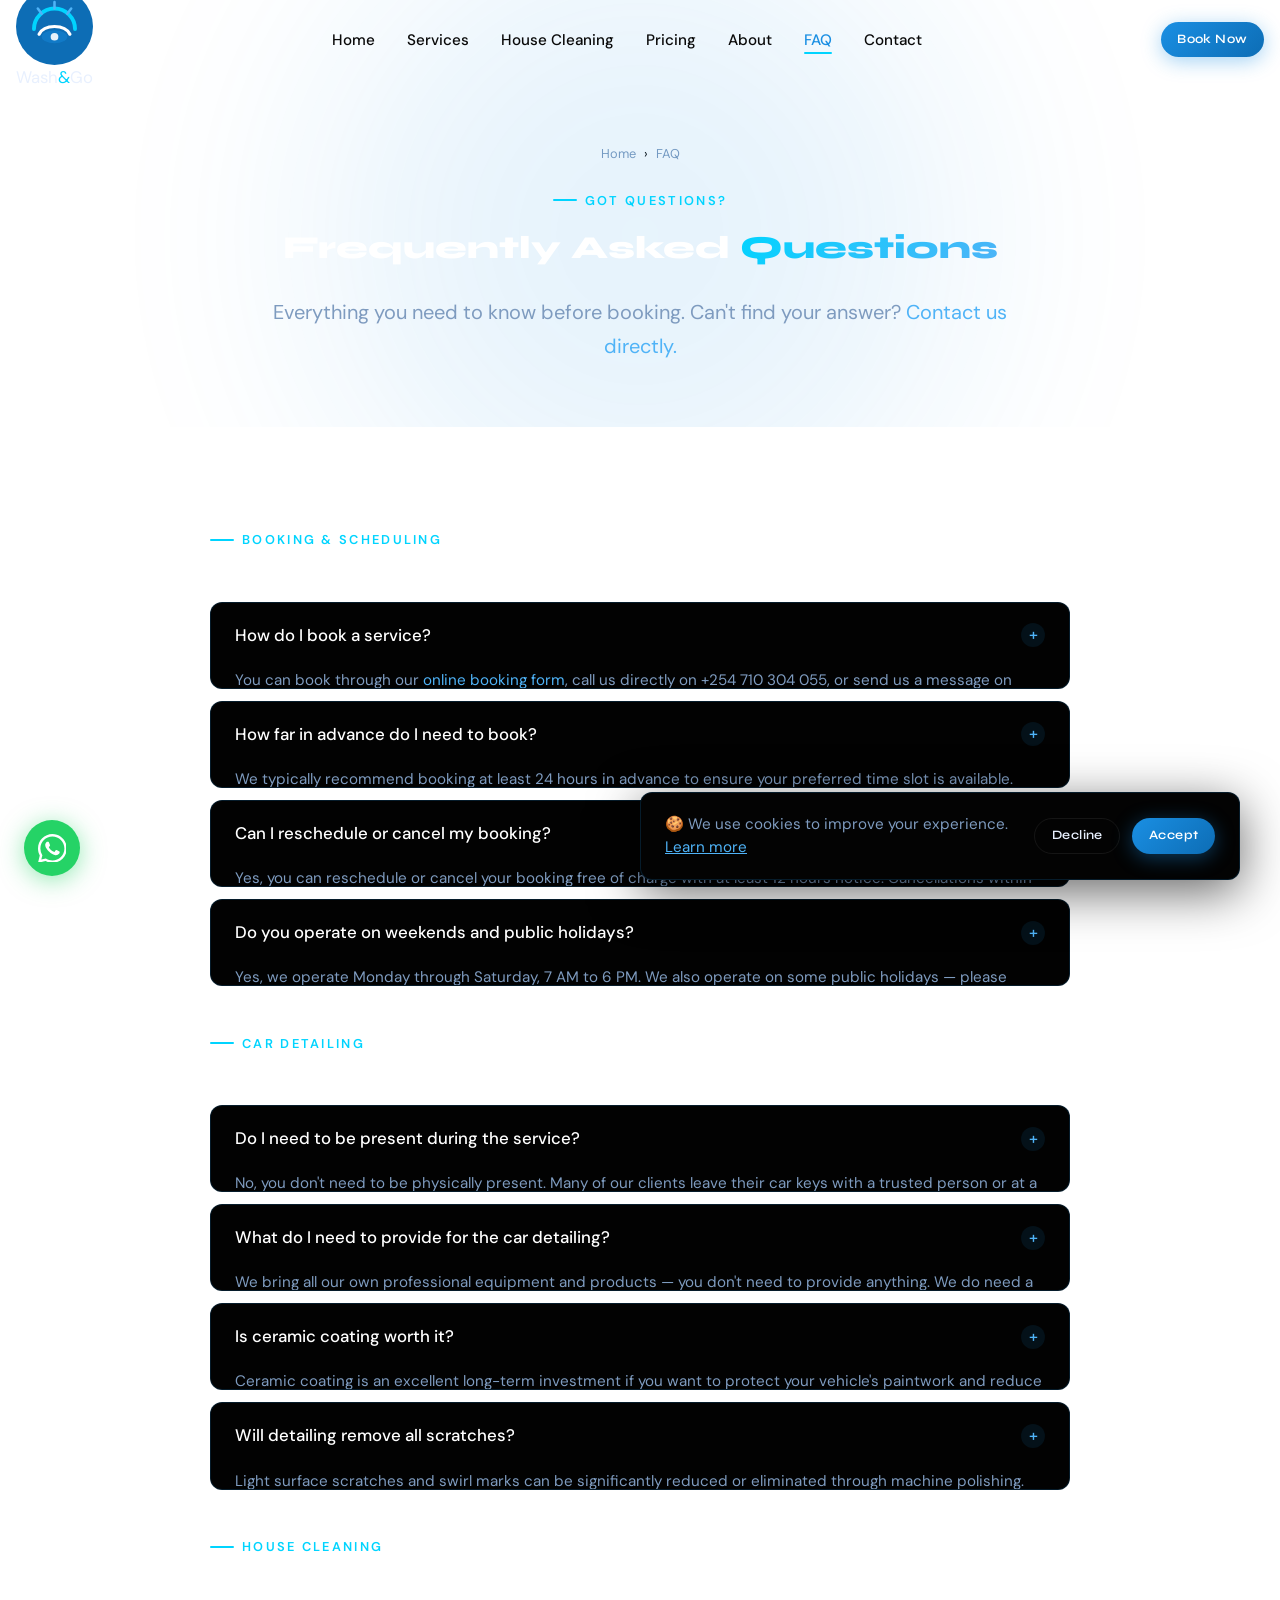
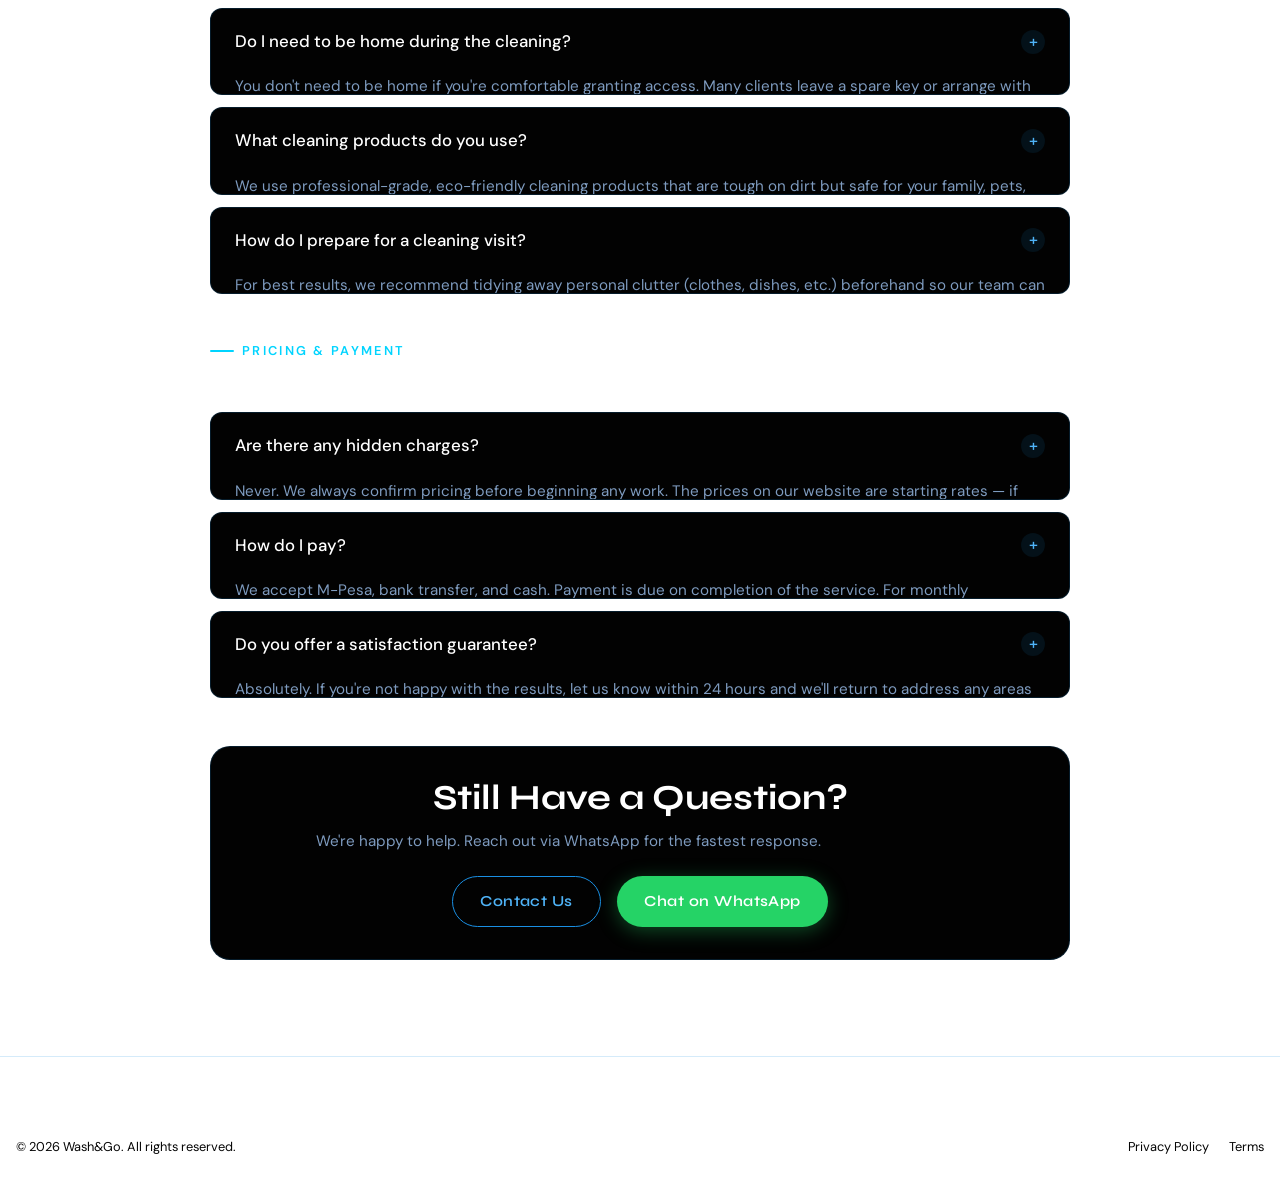
<file: faq.html>
<!DOCTYPE html>
<html lang="en">
<head>
  <meta charset="UTF-8" /><meta name="viewport" content="width=device-width, initial-scale=1.0" />
  <meta name="description" content="Frequently asked questions about Wash&Go mobile car detailing and house cleaning services." />
  <title>FAQ | Wash&Go</title>
  <link rel="stylesheet" href="globals.css" />
</head>
<body>
<div class="page-loader" aria-hidden="true"><div class="loader-spinner"></div></div>
<header class="nav" role="banner">
  <div class="container">
    <nav class="nav__inner">
      <a href="index.html" class="nav__logo">
        <svg class="nav__logo-icon" viewBox="0 0 60 60" fill="none"><circle cx="30" cy="30" r="30" fill="#0d6db5"/><path d="M14 32c0-8.8 7.2-16 16-16s16 7.2 16 16" stroke="#00d4ff" stroke-width="3" stroke-linecap="round"/><path d="M18 36c2-4 7-6 12-6s10 2 12 6" stroke="white" stroke-width="2.5" stroke-linecap="round"/><path d="M30 16v-5M20 20l-3-4M40 20l3-4" stroke="#4fb3f7" stroke-width="2" stroke-linecap="round"/><ellipse cx="30" cy="38" rx="10" ry="5" fill="#1a8fe3" opacity=".4"/><circle cx="30" cy="38" r="3" fill="white" opacity=".9"/></svg>
        Wash<span style="color:var(--clr-accent)">&</span>Go
      </a>
      <ul class="nav__links" role="list">
        <li><a href="index.html" class="nav__link">Home</a></li>
        <li><a href="services.html" class="nav__link">Services</a></li>
        <li><a href="house-cleaning.html" class="nav__link">House Cleaning</a></li>
        <li><a href="pricing.html" class="nav__link">Pricing</a></li>
        <li><a href="about.html" class="nav__link">About</a></li>
        <li><a href="faq.html" class="nav__link is-active">FAQ</a></li>
        <li><a href="contact.html" class="nav__link">Contact</a></li>
      </ul>
      <div class="nav__cta"><a href="booking.html" class="btn btn--primary btn--sm">Book Now</a></div>
      <button class="nav__toggle" aria-label="Toggle menu" aria-expanded="false" aria-controls="mobile-menu"><span></span><span></span><span></span></button>
    </nav>
  </div>
  <nav class="nav__mobile-menu" id="mobile-menu">
    <a href="index.html" class="nav__mobile-link">Home</a>
    <a href="services.html" class="nav__mobile-link">Car Detailing</a>
    <a href="house-cleaning.html" class="nav__mobile-link">House Cleaning</a>
    <a href="pricing.html" class="nav__mobile-link">Pricing</a>
    <a href="about.html" class="nav__mobile-link">About</a>
    <a href="faq.html" class="nav__mobile-link">FAQ</a>
    <a href="contact.html" class="nav__mobile-link">Contact</a>
    <div style="padding-top:var(--space-6)"><a href="booking.html" class="btn btn--primary btn--lg">Book Now</a></div>
  </nav>
</header>

<main>
  <section class="page-hero">
    <div class="container">
      <nav class="page-hero__breadcrumb" aria-label="Breadcrumb">
        <a href="index.html">Home</a><span class="page-hero__breadcrumb-sep">›</span>
        <span aria-current="page">FAQ</span>
      </nav>
      <div class="section-label reveal" style="justify-content:center">Got Questions?</div>
      <h1 class="section-title reveal delay-100" style="text-align:center">Frequently Asked <span>Questions</span></h1>
      <p class="section-subtitle reveal delay-200" style="margin-inline:auto;text-align:center">Everything you need to know before booking. Can't find your answer? <a href="contact.html" style="color:var(--clr-primary-light)">Contact us directly.</a></p>
    </div>
  </section>

  <section class="section">
    <div class="container" style="max-width:860px">

      <div style="margin-bottom:var(--space-8)">
        <div class="section-label reveal">Booking & Scheduling</div>
      </div>

      <div class="accordion reveal delay-100" role="list">
        <div class="accordion-item" role="listitem">
          <button class="accordion-trigger" aria-expanded="false">How do I book a service?<span class="accordion-trigger__icon" aria-hidden="true">+</span></button>
          <div class="accordion-body"><div class="accordion-body__inner">You can book through our <a href="booking.html" style="color:var(--clr-primary-light)">online booking form</a>, call us directly on +254 710 304 055, or send us a message on WhatsApp. We'll confirm your booking within 1 hour during business hours (Mon–Sat, 7 AM – 6 PM).</div></div>
        </div>
        <div class="accordion-item" role="listitem">
          <button class="accordion-trigger" aria-expanded="false">How far in advance do I need to book?<span class="accordion-trigger__icon" aria-hidden="true">+</span></button>
          <div class="accordion-body"><div class="accordion-body__inner">We typically recommend booking at least 24 hours in advance to ensure your preferred time slot is available. However, we do accommodate same-day bookings depending on our schedule — just send us a WhatsApp message and we'll do our best.</div></div>
        </div>
        <div class="accordion-item" role="listitem">
          <button class="accordion-trigger" aria-expanded="false">Can I reschedule or cancel my booking?<span class="accordion-trigger__icon" aria-hidden="true">+</span></button>
          <div class="accordion-body"><div class="accordion-body__inner">Yes, you can reschedule or cancel your booking free of charge with at least 12 hours notice. Cancellations within 12 hours of the appointment may incur a small fee. Simply contact us via WhatsApp or phone to make changes.</div></div>
        </div>
        <div class="accordion-item" role="listitem">
          <button class="accordion-trigger" aria-expanded="false">Do you operate on weekends and public holidays?<span class="accordion-trigger__icon" aria-hidden="true">+</span></button>
          <div class="accordion-body"><div class="accordion-body__inner">Yes, we operate Monday through Saturday, 7 AM to 6 PM. We also operate on some public holidays — please check with us in advance. Sunday appointments may be available upon special request.</div></div>
        </div>
      </div>

      <div style="margin-top:var(--space-10);margin-bottom:var(--space-8)">
        <div class="section-label reveal">Car Detailing</div>
      </div>

      <div class="accordion reveal delay-100" role="list">
        <div class="accordion-item" role="listitem">
          <button class="accordion-trigger" aria-expanded="false">Do I need to be present during the service?<span class="accordion-trigger__icon" aria-hidden="true">+</span></button>
          <div class="accordion-body"><div class="accordion-body__inner">No, you don't need to be physically present. Many of our clients leave their car keys with a trusted person or at a reception desk. We just need access to the vehicle and a safe, accessible location. We'll send you a completion message with photos when done.</div></div>
        </div>
        <div class="accordion-item" role="listitem">
          <button class="accordion-trigger" aria-expanded="false">What do I need to provide for the car detailing?<span class="accordion-trigger__icon" aria-hidden="true">+</span></button>
          <div class="accordion-body"><div class="accordion-body__inner">We bring all our own professional equipment and products — you don't need to provide anything. We do need a safe, accessible parking location (covered or shaded preferred for polishing services) and access to electricity for some services. Water access is helpful but not always required.</div></div>
        </div>
        <div class="accordion-item" role="listitem">
          <button class="accordion-trigger" aria-expanded="false">Is ceramic coating worth it?<span class="accordion-trigger__icon" aria-hidden="true">+</span></button>
          <div class="accordion-body"><div class="accordion-body__inner">Ceramic coating is an excellent long-term investment if you want to protect your vehicle's paintwork and reduce maintenance effort. It creates a hydrophobic, UV-resistant layer that makes your car easier to clean and keeps it looking newer for longer (1–5 years depending on the grade). We recommend it for newer vehicles or recently polished paint. Book a free inspection and we'll advise whether your car's paint is suitable.</div></div>
        </div>
        <div class="accordion-item" role="listitem">
          <button class="accordion-trigger" aria-expanded="false">Will detailing remove all scratches?<span class="accordion-trigger__icon" aria-hidden="true">+</span></button>
          <div class="accordion-body"><div class="accordion-body__inner">Light surface scratches and swirl marks can be significantly reduced or eliminated through machine polishing. Deep scratches that have penetrated through the clear coat to the paint or primer cannot be removed through detailing and would require a respray. We'll assess your vehicle honestly before any work begins.</div></div>
        </div>
      </div>

      <div style="margin-top:var(--space-10);margin-bottom:var(--space-8)">
        <div class="section-label reveal">House Cleaning</div>
      </div>

      <div class="accordion reveal delay-100" role="list">
        <div class="accordion-item" role="listitem">
          <button class="accordion-trigger" aria-expanded="false">Do I need to be home during the cleaning?<span class="accordion-trigger__icon" aria-hidden="true">+</span></button>
          <div class="accordion-body"><div class="accordion-body__inner">You don't need to be home if you're comfortable granting access. Many clients leave a spare key or arrange with building management. All our team members are vetted and trustworthy, and we can send you before/after photos. However, we're equally happy to work while you're home.</div></div>
        </div>
        <div class="accordion-item" role="listitem">
          <button class="accordion-trigger" aria-expanded="false">What cleaning products do you use?<span class="accordion-trigger__icon" aria-hidden="true">+</span></button>
          <div class="accordion-body"><div class="accordion-body__inner">We use professional-grade, eco-friendly cleaning products that are tough on dirt but safe for your family, pets, and surfaces. If you have any allergies or preferences (e.g. specific products for wooden floors), please let us know when booking and we'll accommodate where possible.</div></div>
        </div>
        <div class="accordion-item" role="listitem">
          <button class="accordion-trigger" aria-expanded="false">How do I prepare for a cleaning visit?<span class="accordion-trigger__icon" aria-hidden="true">+</span></button>
          <div class="accordion-body"><div class="accordion-body__inner">For best results, we recommend tidying away personal clutter (clothes, dishes, etc.) beforehand so our team can focus on actual cleaning. For deep cleans, you don't need to do anything — that's what we're there for! Simply ensure access to the property and basic utilities (water, electricity).</div></div>
        </div>
      </div>

      <div style="margin-top:var(--space-10);margin-bottom:var(--space-8)">
        <div class="section-label reveal">Pricing & Payment</div>
      </div>

      <div class="accordion reveal delay-100" role="list">
        <div class="accordion-item" role="listitem">
          <button class="accordion-trigger" aria-expanded="false">Are there any hidden charges?<span class="accordion-trigger__icon" aria-hidden="true">+</span></button>
          <div class="accordion-body"><div class="accordion-body__inner">Never. We always confirm pricing before beginning any work. The prices on our website are starting rates — if there are any additional charges (e.g. for an unusually large vehicle or extremely soiled surfaces), we'll tell you in advance and get your approval before proceeding.</div></div>
        </div>
        <div class="accordion-item" role="listitem">
          <button class="accordion-trigger" aria-expanded="false">How do I pay?<span class="accordion-trigger__icon" aria-hidden="true">+</span></button>
          <div class="accordion-body"><div class="accordion-body__inner">We accept M-Pesa, bank transfer, and cash. Payment is due on completion of the service. For monthly maintenance packages, we invoice at the start of each month.</div></div>
        </div>
        <div class="accordion-item" role="listitem">
          <button class="accordion-trigger" aria-expanded="false">Do you offer a satisfaction guarantee?<span class="accordion-trigger__icon" aria-hidden="true">+</span></button>
          <div class="accordion-body"><div class="accordion-body__inner">Absolutely. If you're not happy with the results, let us know within 24 hours and we'll return to address any areas of concern at no extra charge. Our goal is for every client to be genuinely delighted with the result.</div></div>
        </div>
      </div>

      <div style="margin-top:var(--space-12);padding:var(--space-8);background:var(--clr-surface);border:1px solid var(--clr-border);border-radius:var(--radius-lg);text-align:center" class="reveal">
        <h2 style="font-size:var(--fs-xl);margin-bottom:var(--space-3)">Still Have a Question?</h2>
        <p style="color:var(--clr-text-muted);font-size:var(--fs-sm);margin-bottom:var(--space-6)">We're happy to help. Reach out via WhatsApp for the fastest response.</p>
        <div style="display:flex;justify-content:center;gap:var(--space-4);flex-wrap:wrap">
          <a href="contact.html" class="btn btn--outline">Contact Us</a>
          <a href="#" class="btn btn--whatsapp" data-whatsapp="Hi! I have a question about Wash&Go services">Chat on WhatsApp</a>
        </div>
      </div>

    </div>
  </section>
</main>

<footer class="footer" role="contentinfo">
  <div class="container">
    <div class="footer__bottom" style="padding-top:0;border-top:none">
      <p class="footer__copyright">© <span id="year"></span> Wash&Go. All rights reserved.</p>
      <div class="footer__legal-links">
        <a href="privacy.html" class="footer__legal-link">Privacy Policy</a>
        <a href="terms.html" class="footer__legal-link">Terms</a>
      </div>
    </div>
  </div>
</footer>
<a href="#" class="whatsapp-float" data-whatsapp="Hi! I have a question for Wash&Go" aria-label="WhatsApp">
  <svg viewBox="0 0 24 24"><path d="M17.472 14.382c-.297-.149-1.758-.867-2.03-.967-.273-.099-.471-.148-.67.15-.197.297-.767.966-.94 1.164-.173.199-.347.223-.644.075-.297-.15-1.255-.463-2.39-1.475-.883-.788-1.48-1.761-1.653-2.059-.173-.297-.018-.458.13-.606.134-.133.298-.347.446-.52.149-.174.198-.298.298-.497.099-.198.05-.371-.025-.52-.075-.149-.669-1.612-.916-2.207-.242-.579-.487-.5-.669-.51-.173-.008-.371-.01-.57-.01-.198 0-.52.074-.792.372-.272.297-1.04 1.016-1.04 2.479 0 1.462 1.065 2.875 1.213 3.074.149.198 2.096 3.2 5.077 4.487.709.306 1.262.489 1.694.625.712.227 1.36.195 1.871.118.571-.085 1.758-.719 2.006-1.413.248-.694.248-1.289.173-1.413-.074-.124-.272-.198-.57-.347z" fill="white"/><path d="M12 0C5.373 0 0 5.373 0 12c0 2.09.539 4.09 1.482 5.832L0 24l6.344-1.449A11.952 11.952 0 0012 24c6.627 0 12-5.373 12-12S18.627 0 12 0zm0 22c-1.846 0-3.594-.476-5.12-1.31l-.366-.216-3.766.861.913-3.655-.241-.378A9.956 9.956 0 012 12C2 6.477 6.477 2 12 2s10 4.477 10 10-4.477 10-10 10z" fill="white"/></svg>
</a>
<script>document.getElementById('year').textContent = new Date().getFullYear();</script>
<script src="globals.js"></script>
</body>
</html>
</file>
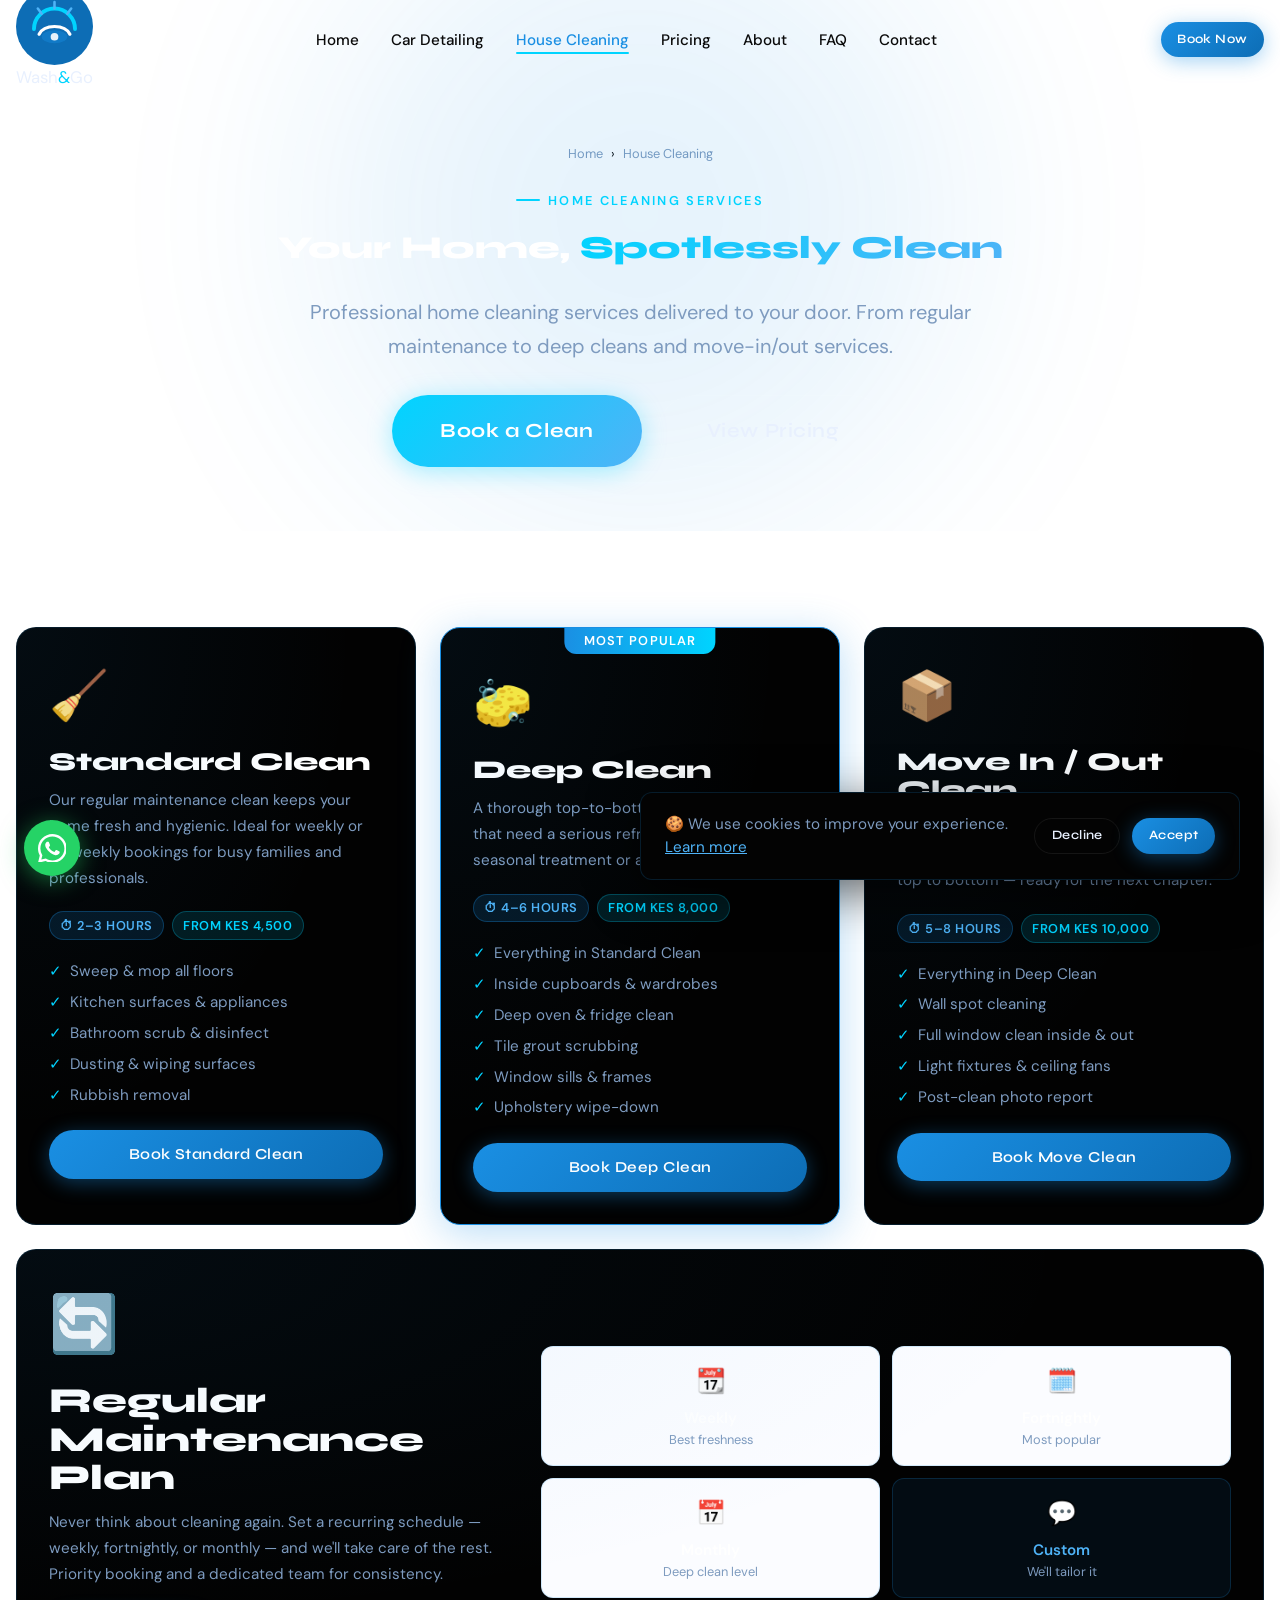
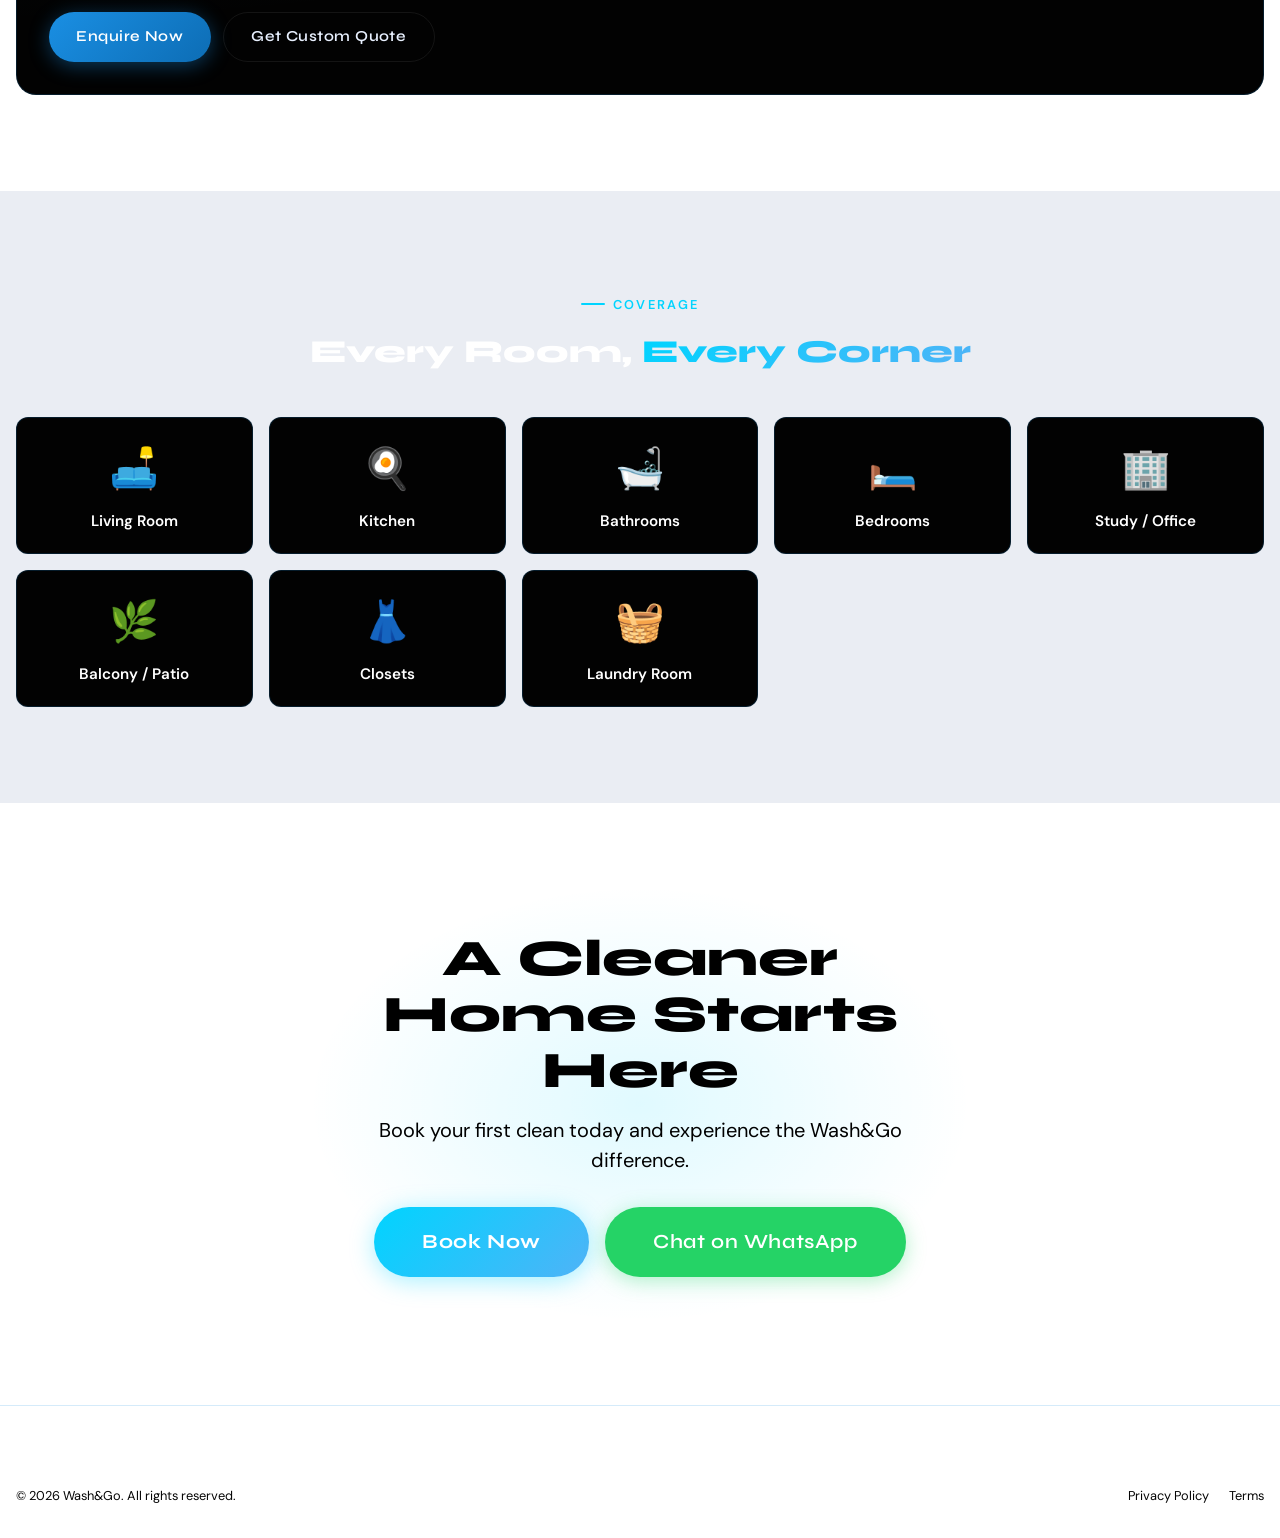
<file: house-cleaning.html>
<!DOCTYPE html>
<html lang="en">
<head>
  <meta charset="UTF-8" /><meta name="viewport" content="width=device-width, initial-scale=1.0" />
  <meta name="description" content="Professional mobile house cleaning services by Wash&Go. Standard, deep, move-in/out, and regular maintenance packages." />
  <title>House Cleaning Services | Wash&Go</title>
  <link rel="stylesheet" href="globals.css" />
  <style>
    .room-grid { display: grid; grid-template-columns: repeat(auto-fit, minmax(min(100%, 14rem), 1fr)); gap: var(--space-4); }
    .room-card { background: var(--clr-surface); border: 1px solid var(--clr-border); border-radius: var(--radius-md); padding: var(--space-5); text-align: center; transition: transform var(--dur-base) var(--ease-out), border-color var(--dur-base); }
    .room-card:hover { transform: translateY(-4px); border-color: rgba(26,143,227,0.3); }
    .room-card__icon { font-size: 2.5rem; margin-bottom: var(--space-3); }
    .room-card__name { font-weight: var(--fw-semi); color: var(--clr-white); font-size: var(--fs-sm); }
  </style>
</head>
<body>
<div class="page-loader" aria-hidden="true"><div class="loader-spinner"></div></div>
<header class="nav" role="banner">
  <div class="container">
    <nav class="nav__inner">
      <a href="index.html" class="nav__logo">
        <svg class="nav__logo-icon" viewBox="0 0 60 60" fill="none"><circle cx="30" cy="30" r="30" fill="#0d6db5"/><path d="M14 32c0-8.8 7.2-16 16-16s16 7.2 16 16" stroke="#00d4ff" stroke-width="3" stroke-linecap="round"/><path d="M18 36c2-4 7-6 12-6s10 2 12 6" stroke="white" stroke-width="2.5" stroke-linecap="round"/><path d="M30 16v-5M20 20l-3-4M40 20l3-4" stroke="#4fb3f7" stroke-width="2" stroke-linecap="round"/><ellipse cx="30" cy="38" rx="10" ry="5" fill="#1a8fe3" opacity=".4"/><circle cx="30" cy="38" r="3" fill="white" opacity=".9"/></svg>
        Wash<span style="color:var(--clr-accent)">&</span>Go
      </a>
      <ul class="nav__links" role="list">
        <li><a href="index.html" class="nav__link">Home</a></li>
        <li><a href="services.html" class="nav__link">Car Detailing</a></li>
        <li><a href="house-cleaning.html" class="nav__link is-active">House Cleaning</a></li>
        <li><a href="pricing.html" class="nav__link">Pricing</a></li>
        <li><a href="about.html" class="nav__link">About</a></li>
        <li><a href="faq.html" class="nav__link">FAQ</a></li>
        <li><a href="contact.html" class="nav__link">Contact</a></li>
      </ul>
      <div class="nav__cta"><a href="booking.html" class="btn btn--primary btn--sm">Book Now</a></div>
      <button class="nav__toggle" aria-label="Toggle menu" aria-expanded="false" aria-controls="mobile-menu"><span></span><span></span><span></span></button>
    </nav>
  </div>
  <nav class="nav__mobile-menu" id="mobile-menu">
    <a href="index.html" class="nav__mobile-link">Home</a>
    <a href="services.html" class="nav__mobile-link">Car Detailing</a>
    <a href="house-cleaning.html" class="nav__mobile-link">House Cleaning</a>
    <a href="pricing.html" class="nav__mobile-link">Pricing</a>
    <a href="about.html" class="nav__mobile-link">About</a>
    <a href="faq.html" class="nav__mobile-link">FAQ</a>
    <a href="contact.html" class="nav__mobile-link">Contact</a>
    <div style="padding-top:var(--space-6)"><a href="booking.html" class="btn btn--primary btn--lg">Book Now</a></div>
  </nav>
</header>

<main>
  <section class="page-hero">
    <div class="container">
      <nav class="page-hero__breadcrumb" aria-label="Breadcrumb">
        <a href="index.html">Home</a><span class="page-hero__breadcrumb-sep">›</span>
        <span aria-current="page">House Cleaning</span>
      </nav>
      <div class="section-label reveal" style="justify-content:center">Home Cleaning Services</div>
      <h1 class="section-title reveal delay-100" style="text-align:center">Your Home, <span>Spotlessly Clean</span></h1>
      <p class="section-subtitle reveal delay-200" style="margin-inline:auto;text-align:center">Professional home cleaning services delivered to your door. From regular maintenance to deep cleans and move-in/out services.</p>
      <div style="display:flex;justify-content:center;gap:var(--space-4);margin-top:var(--space-8)" class="reveal delay-300">
        <a href="booking.html?service=home-cleaning" class="btn btn--accent btn--lg">Book a Clean</a>
        <a href="pricing.html" class="btn btn--ghost btn--lg">View Pricing</a>
      </div>
    </div>
  </section>

  <!-- Services Grid -->
  <section class="section">
    <div class="container">
      <div style="display:grid;grid-template-columns:repeat(auto-fit, minmax(min(100%, 22rem), 1fr));gap:var(--space-6)">
        <article class="card reveal">
          <div style="font-size:3rem;margin-bottom:var(--space-4)">🧹</div>
          <h2 style="font-size:var(--fs-lg);font-weight:var(--fw-black);margin-bottom:var(--space-3)">Standard Clean</h2>
          <p style="color:var(--clr-text-muted);font-size:var(--fs-sm);line-height:var(--lh-loose);margin-bottom:var(--space-5)">Our regular maintenance clean keeps your home fresh and hygienic. Ideal for weekly or bi-weekly bookings for busy families and professionals.</p>
          <div style="display:flex;flex-wrap:wrap;gap:var(--space-2);margin-bottom:var(--space-5)">
            <span class="badge badge--primary">⏱ 2–3 hours</span>
            <span class="badge badge--accent">From KES 4,500</span>
          </div>
          <ul style="display:flex;flex-direction:column;gap:var(--space-2);font-size:var(--fs-sm);color:var(--clr-text-muted);margin-bottom:var(--space-6)" role="list">
            <li style="display:flex;align-items:center;gap:var(--space-2)"><span style="color:var(--clr-accent)">✓</span>Sweep &amp; mop all floors</li>
            <li style="display:flex;align-items:center;gap:var(--space-2)"><span style="color:var(--clr-accent)">✓</span>Kitchen surfaces &amp; appliances</li>
            <li style="display:flex;align-items:center;gap:var(--space-2)"><span style="color:var(--clr-accent)">✓</span>Bathroom scrub &amp; disinfect</li>
            <li style="display:flex;align-items:center;gap:var(--space-2)"><span style="color:var(--clr-accent)">✓</span>Dusting &amp; wiping surfaces</li>
            <li style="display:flex;align-items:center;gap:var(--space-2)"><span style="color:var(--clr-accent)">✓</span>Rubbish removal</li>
          </ul>
          <a href="booking.html?service=standard-clean" class="btn btn--primary" style="width:100%">Book Standard Clean</a>
        </article>

        <article class="card reveal delay-100" style="border-color:var(--clr-primary);box-shadow:var(--shadow-blue);position:relative">
          <div style="position:absolute;top:-1px;left:50%;transform:translateX(-50%);background:linear-gradient(90deg,var(--clr-primary),var(--clr-accent));color:white;font-size:var(--fs-xs);font-weight:var(--fw-semi);padding:var(--space-1) var(--space-5);border-radius:0 0 var(--radius-md) var(--radius-md);white-space:nowrap;letter-spacing:0.08em;text-transform:uppercase">Most Popular</div>
          <div style="font-size:3rem;margin-bottom:var(--space-4);margin-top:var(--space-2)">🧽</div>
          <h2 style="font-size:var(--fs-lg);font-weight:var(--fw-black);margin-bottom:var(--space-3)">Deep Clean</h2>
          <p style="color:var(--clr-text-muted);font-size:var(--fs-sm);line-height:var(--lh-loose);margin-bottom:var(--space-5)">A thorough top-to-bottom clean for homes that need a serious refresh. Perfect as a seasonal treatment or after an event.</p>
          <div style="display:flex;flex-wrap:wrap;gap:var(--space-2);margin-bottom:var(--space-5)">
            <span class="badge badge--primary">⏱ 4–6 hours</span>
            <span class="badge badge--accent">From KES 8,000</span>
          </div>
          <ul style="display:flex;flex-direction:column;gap:var(--space-2);font-size:var(--fs-sm);color:var(--clr-text-muted);margin-bottom:var(--space-6)" role="list">
            <li style="display:flex;align-items:center;gap:var(--space-2)"><span style="color:var(--clr-accent)">✓</span>Everything in Standard Clean</li>
            <li style="display:flex;align-items:center;gap:var(--space-2)"><span style="color:var(--clr-accent)">✓</span>Inside cupboards &amp; wardrobes</li>
            <li style="display:flex;align-items:center;gap:var(--space-2)"><span style="color:var(--clr-accent)">✓</span>Deep oven &amp; fridge clean</li>
            <li style="display:flex;align-items:center;gap:var(--space-2)"><span style="color:var(--clr-accent)">✓</span>Tile grout scrubbing</li>
            <li style="display:flex;align-items:center;gap:var(--space-2)"><span style="color:var(--clr-accent)">✓</span>Window sills &amp; frames</li>
            <li style="display:flex;align-items:center;gap:var(--space-2)"><span style="color:var(--clr-accent)">✓</span>Upholstery wipe-down</li>
          </ul>
          <a href="booking.html?service=deep-clean" class="btn btn--primary" style="width:100%">Book Deep Clean</a>
        </article>

        <article class="card reveal delay-200">
          <div style="font-size:3rem;margin-bottom:var(--space-4)">📦</div>
          <h2 style="font-size:var(--fs-lg);font-weight:var(--fw-black);margin-bottom:var(--space-3)">Move In / Out Clean</h2>
          <p style="color:var(--clr-text-muted);font-size:var(--fs-sm);line-height:var(--lh-loose);margin-bottom:var(--space-5)">Moving to a new place or handing back your current one? We'll ensure it's spotless from top to bottom — ready for the next chapter.</p>
          <div style="display:flex;flex-wrap:wrap;gap:var(--space-2);margin-bottom:var(--space-5)">
            <span class="badge badge--primary">⏱ 5–8 hours</span>
            <span class="badge badge--accent">From KES 10,000</span>
          </div>
          <ul style="display:flex;flex-direction:column;gap:var(--space-2);font-size:var(--fs-sm);color:var(--clr-text-muted);margin-bottom:var(--space-6)" role="list">
            <li style="display:flex;align-items:center;gap:var(--space-2)"><span style="color:var(--clr-accent)">✓</span>Everything in Deep Clean</li>
            <li style="display:flex;align-items:center;gap:var(--space-2)"><span style="color:var(--clr-accent)">✓</span>Wall spot cleaning</li>
            <li style="display:flex;align-items:center;gap:var(--space-2)"><span style="color:var(--clr-accent)">✓</span>Full window clean inside &amp; out</li>
            <li style="display:flex;align-items:center;gap:var(--space-2)"><span style="color:var(--clr-accent)">✓</span>Light fixtures &amp; ceiling fans</li>
            <li style="display:flex;align-items:center;gap:var(--space-2)"><span style="color:var(--clr-accent)">✓</span>Post-clean photo report</li>
          </ul>
          <a href="booking.html?service=move-in-out" class="btn btn--primary" style="width:100%">Book Move Clean</a>
        </article>

        <article class="card reveal" style="grid-column: 1 / -1; display: grid; grid-template-columns: 1fr 1.5fr; gap: var(--space-8); align-items: center">
          <div>
            <div style="font-size:3.5rem;margin-bottom:var(--space-4)">🔄</div>
            <h2 style="font-size:var(--fs-xl);font-weight:var(--fw-black);margin-bottom:var(--space-3)">Regular Maintenance Plan</h2>
            <p style="color:var(--clr-text-muted);font-size:var(--fs-sm);line-height:var(--lh-loose)">Never think about cleaning again. Set a recurring schedule — weekly, fortnightly, or monthly — and we'll take care of the rest. Priority booking and a dedicated team for consistency.</p>
            <div style="display:flex;gap:var(--space-3);margin-top:var(--space-6);flex-wrap:wrap">
              <a href="booking.html?service=regular-maintenance" class="btn btn--primary">Enquire Now</a>
              <a href="contact.html" class="btn btn--ghost">Get Custom Quote</a>
            </div>
          </div>
          <div style="display:grid;grid-template-columns:1fr 1fr;gap:var(--space-3)">
            <div style="background:var(--clr-bg-3);border:1px solid var(--clr-border);border-radius:var(--radius-md);padding:var(--space-4);text-align:center">
              <div style="font-size:1.5rem;margin-bottom:var(--space-2)">📆</div>
              <div style="font-size:var(--fs-sm);font-weight:var(--fw-semi);color:var(--clr-white)">Weekly</div>
              <div style="font-size:var(--fs-xs);color:var(--clr-text-muted)">Best freshness</div>
            </div>
            <div style="background:var(--clr-bg-3);border:1px solid var(--clr-border);border-radius:var(--radius-md);padding:var(--space-4);text-align:center">
              <div style="font-size:1.5rem;margin-bottom:var(--space-2)">🗓️</div>
              <div style="font-size:var(--fs-sm);font-weight:var(--fw-semi);color:var(--clr-white)">Fortnightly</div>
              <div style="font-size:var(--fs-xs);color:var(--clr-text-muted)">Most popular</div>
            </div>
            <div style="background:var(--clr-bg-3);border:1px solid var(--clr-border);border-radius:var(--radius-md);padding:var(--space-4);text-align:center">
              <div style="font-size:1.5rem;margin-bottom:var(--space-2)">📅</div>
              <div style="font-size:var(--fs-sm);font-weight:var(--fw-semi);color:var(--clr-white)">Monthly</div>
              <div style="font-size:var(--fs-xs);color:var(--clr-text-muted)">Deep clean level</div>
            </div>
            <div style="background:rgba(26,143,227,0.08);border:1px solid rgba(26,143,227,0.2);border-radius:var(--radius-md);padding:var(--space-4);text-align:center">
              <div style="font-size:1.5rem;margin-bottom:var(--space-2)">💬</div>
              <div style="font-size:var(--fs-sm);font-weight:var(--fw-semi);color:var(--clr-primary-light)">Custom</div>
              <div style="font-size:var(--fs-xs);color:var(--clr-text-muted)">We'll tailor it</div>
            </div>
          </div>
        </article>
      </div>
    </div>
  </section>

  <!-- Rooms we clean -->
  <section class="section" style="background:var(--clr-bg-2)">
    <div class="container">
      <div class="section-intro text-center">
        <div class="section-label reveal" style="justify-content:center">Coverage</div>
        <h2 class="section-title reveal delay-100" style="text-align:center">Every Room, <span>Every Corner</span></h2>
      </div>
      <div class="room-grid reveal delay-200">
        <div class="room-card"><div class="room-card__icon">🛋️</div><div class="room-card__name">Living Room</div></div>
        <div class="room-card"><div class="room-card__icon">🍳</div><div class="room-card__name">Kitchen</div></div>
        <div class="room-card"><div class="room-card__icon">🛁</div><div class="room-card__name">Bathrooms</div></div>
        <div class="room-card"><div class="room-card__icon">🛏️</div><div class="room-card__name">Bedrooms</div></div>
        <div class="room-card"><div class="room-card__icon">🏢</div><div class="room-card__name">Study / Office</div></div>
        <div class="room-card"><div class="room-card__icon">🌿</div><div class="room-card__name">Balcony / Patio</div></div>
        <div class="room-card"><div class="room-card__icon">👗</div><div class="room-card__name">Closets</div></div>
        <div class="room-card"><div class="room-card__icon">🧺</div><div class="room-card__name">Laundry Room</div></div>
      </div>
    </div>
  </section>

  <!-- CTA -->
  <section class="section--sm">
    <div class="container container--narrow">
      <div class="cta-banner reveal">
        <h2 class="cta-banner__title">A Cleaner Home <span class="gradient-text">Starts Here</span></h2>
        <p class="cta-banner__subtitle">Book your first clean today and experience the Wash&Go difference.</p>
        <div class="cta-banner__actions">
          <a href="booking.html?service=home-cleaning" class="btn btn--accent btn--lg">Book Now</a>
          <a href="#" class="btn btn--whatsapp btn--lg" data-whatsapp="Hi! I'd like to book a home cleaning service">Chat on WhatsApp</a>
        </div>
      </div>
    </div>
  </section>
</main>

<footer class="footer" role="contentinfo">
  <div class="container">
    <div class="footer__bottom" style="padding-top:0;border-top:none">
      <p class="footer__copyright">© <span id="year"></span> Wash&Go. All rights reserved.</p>
      <div class="footer__legal-links">
        <a href="privacy.html" class="footer__legal-link">Privacy Policy</a>
        <a href="terms.html" class="footer__legal-link">Terms</a>
      </div>
    </div>
  </div>
</footer>
<a href="#" class="whatsapp-float" data-whatsapp="Hi! I'd like to book a house cleaning" aria-label="WhatsApp">
  <svg viewBox="0 0 24 24"><path d="M17.472 14.382c-.297-.149-1.758-.867-2.03-.967-.273-.099-.471-.148-.67.15-.197.297-.767.966-.94 1.164-.173.199-.347.223-.644.075-.297-.15-1.255-.463-2.39-1.475-.883-.788-1.48-1.761-1.653-2.059-.173-.297-.018-.458.13-.606.134-.133.298-.347.446-.52.149-.174.198-.298.298-.497.099-.198.05-.371-.025-.52-.075-.149-.669-1.612-.916-2.207-.242-.579-.487-.5-.669-.51-.173-.008-.371-.01-.57-.01-.198 0-.52.074-.792.372-.272.297-1.04 1.016-1.04 2.479 0 1.462 1.065 2.875 1.213 3.074.149.198 2.096 3.2 5.077 4.487.709.306 1.262.489 1.694.625.712.227 1.36.195 1.871.118.571-.085 1.758-.719 2.006-1.413.248-.694.248-1.289.173-1.413-.074-.124-.272-.198-.57-.347z" fill="white"/><path d="M12 0C5.373 0 0 5.373 0 12c0 2.09.539 4.09 1.482 5.832L0 24l6.344-1.449A11.952 11.952 0 0012 24c6.627 0 12-5.373 12-12S18.627 0 12 0zm0 22c-1.846 0-3.594-.476-5.12-1.31l-.366-.216-3.766.861.913-3.655-.241-.378A9.956 9.956 0 012 12C2 6.477 6.477 2 12 2s10 4.477 10 10-4.477 10-10 10z" fill="white"/></svg>
</a>
<script>document.getElementById('year').textContent = new Date().getFullYear();</script>
<script src="globals.js"></script>
</body>
</html>
</file>
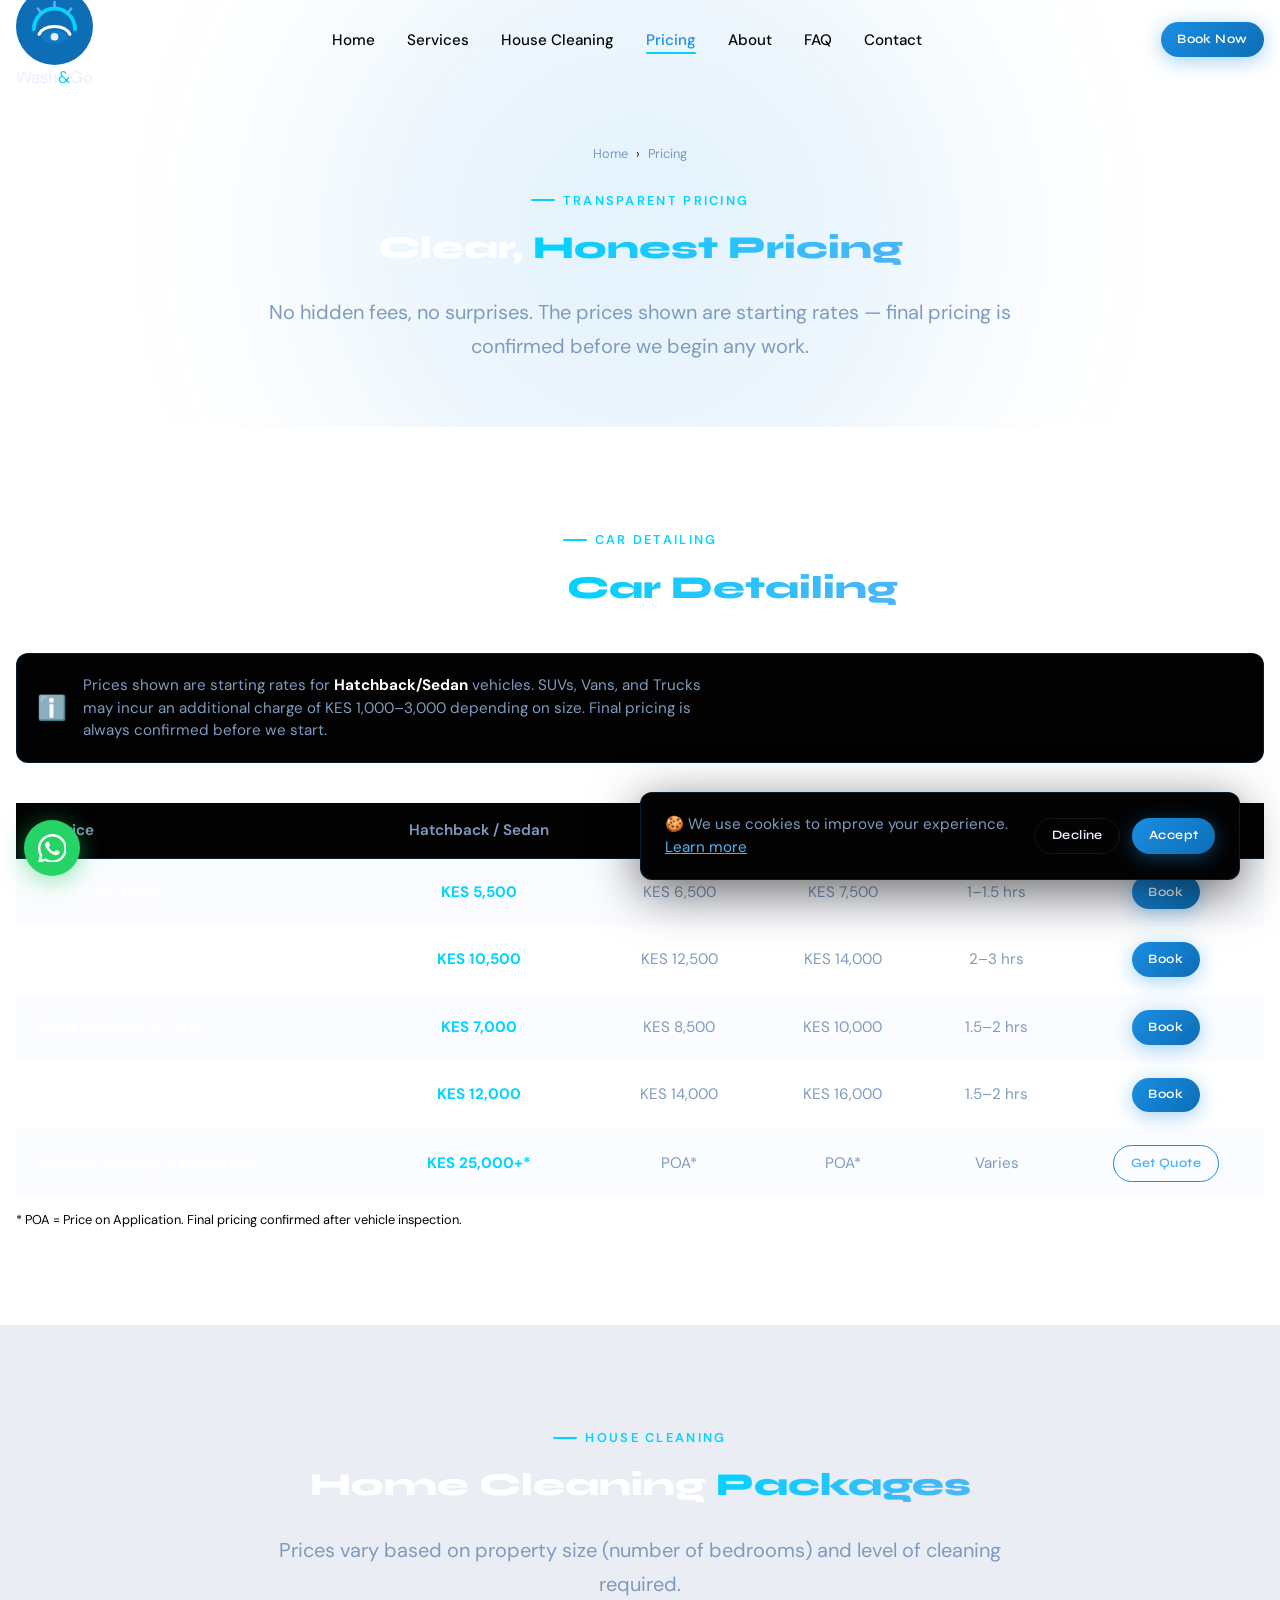
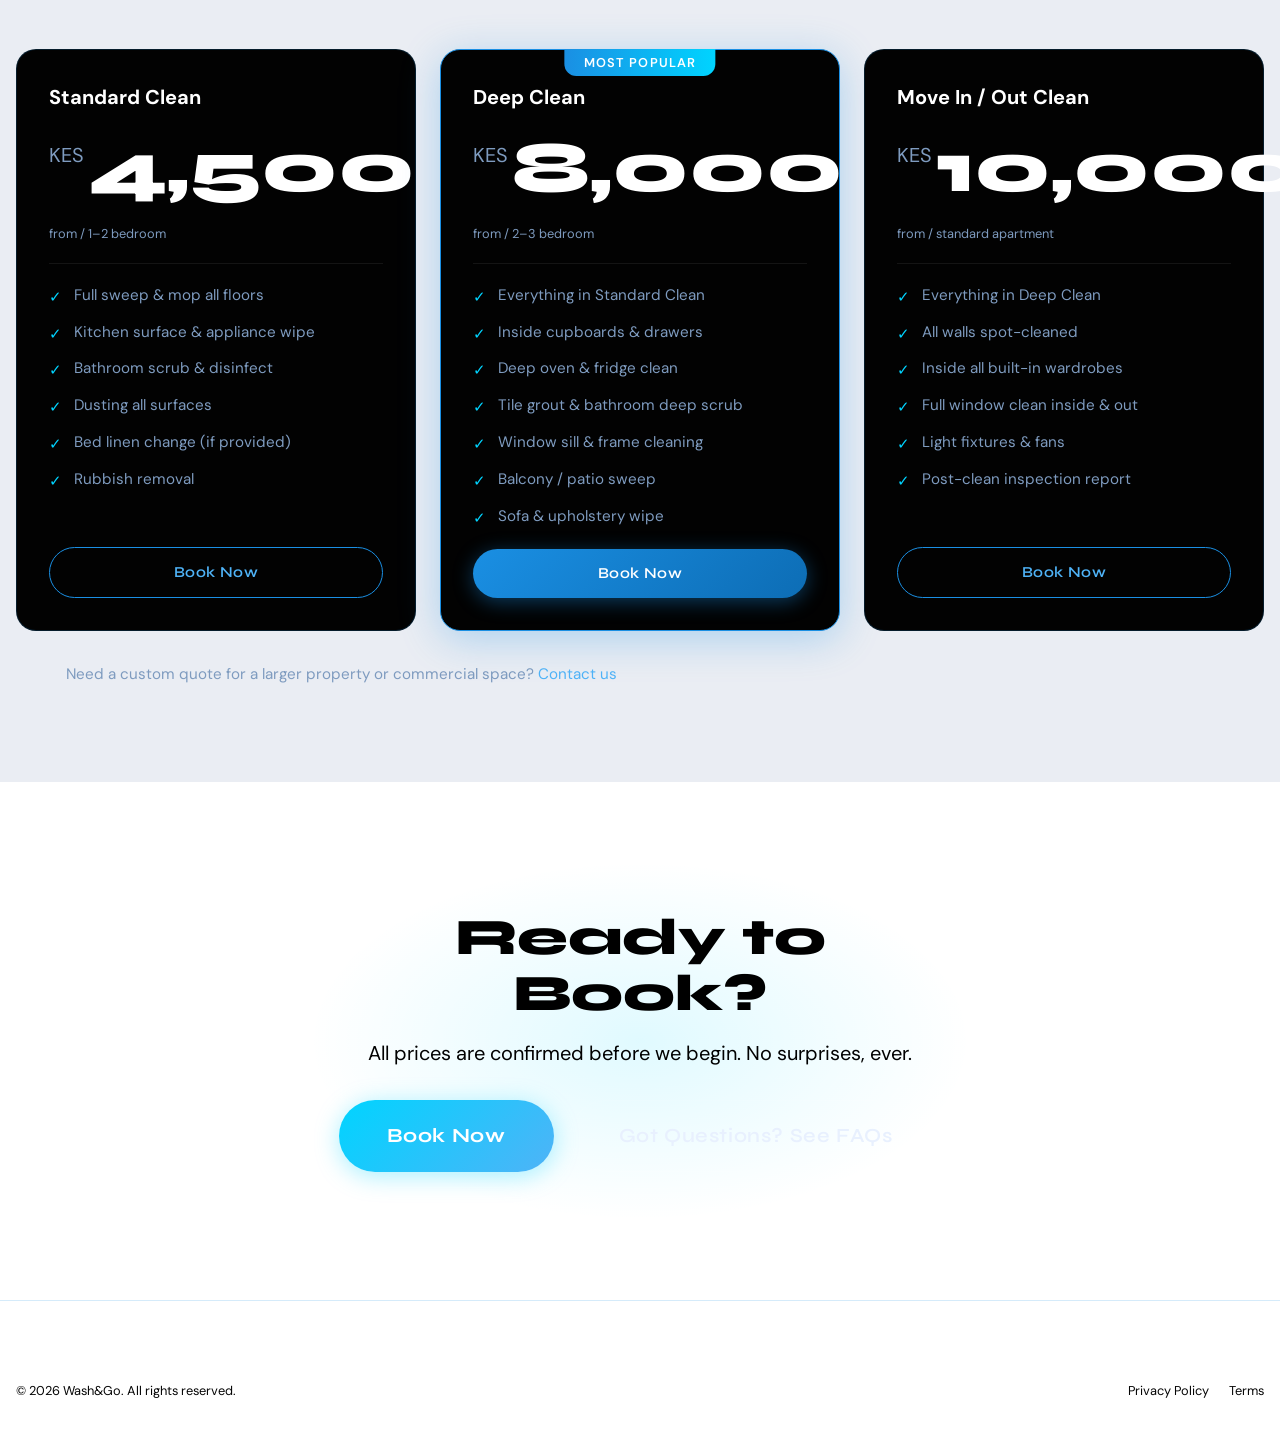
<file: pricing.html>
<!DOCTYPE html>
<html lang="en">
<head>
  <meta charset="UTF-8" /><meta name="viewport" content="width=device-width, initial-scale=1.0" />
  <meta name="description" content="Transparent pricing for all Wash&Go mobile car detailing and house cleaning services. No hidden fees." />
  <title>Pricing | Wash&Go</title>
  <link rel="stylesheet" href="globals.css" />
</head>
<body>
<div class="page-loader" aria-hidden="true"><div class="loader-spinner"></div></div>
<header class="nav" role="banner">
  <div class="container">
    <nav class="nav__inner">
      <a href="index.html" class="nav__logo">
        <svg class="nav__logo-icon" viewBox="0 0 60 60" fill="none"><circle cx="30" cy="30" r="30" fill="#0d6db5"/><path d="M14 32c0-8.8 7.2-16 16-16s16 7.2 16 16" stroke="#00d4ff" stroke-width="3" stroke-linecap="round"/><path d="M18 36c2-4 7-6 12-6s10 2 12 6" stroke="white" stroke-width="2.5" stroke-linecap="round"/><path d="M30 16v-5M20 20l-3-4M40 20l3-4" stroke="#4fb3f7" stroke-width="2" stroke-linecap="round"/><ellipse cx="30" cy="38" rx="10" ry="5" fill="#1a8fe3" opacity=".4"/><circle cx="30" cy="38" r="3" fill="white" opacity=".9"/></svg>
        Wash<span style="color:var(--clr-accent)">&amp;</span>Go
      </a>
      <ul class="nav__links" role="list">
        <li><a href="index.html" class="nav__link">Home</a></li>
        <li><a href="services.html" class="nav__link">Services</a></li>
        <li><a href="house-cleaning.html" class="nav__link">House Cleaning</a></li>
        <li><a href="pricing.html" class="nav__link is-active">Pricing</a></li>
        <li><a href="about.html" class="nav__link">About</a></li>
        <li><a href="faq.html" class="nav__link">FAQ</a></li>
        <li><a href="contact.html" class="nav__link">Contact</a></li>
      </ul>
      <div class="nav__cta"><a href="booking.html" class="btn btn--primary btn--sm">Book Now</a></div>
      <button class="nav__toggle" aria-label="Toggle menu" aria-expanded="false" aria-controls="mobile-menu"><span></span><span></span><span></span></button>
    </nav>
  </div>
  <nav class="nav__mobile-menu" id="mobile-menu">
    <a href="index.html" class="nav__mobile-link">Home</a>
    <a href="services.html" class="nav__mobile-link">Car Detailing</a>
    <a href="house-cleaning.html" class="nav__mobile-link">House Cleaning</a>
    <a href="pricing.html" class="nav__mobile-link">Pricing</a>
    <a href="about.html" class="nav__mobile-link">About</a>
    <a href="faq.html" class="nav__mobile-link">FAQ</a>
    <a href="contact.html" class="nav__mobile-link">Contact</a>
    <div style="padding-top:var(--space-6)"><a href="booking.html" class="btn btn--primary btn--lg">Book Now</a></div>
  </nav>
</header>

<main>
  <section class="page-hero">
    <div class="container">
      <nav class="page-hero__breadcrumb" aria-label="Breadcrumb">
        <a href="index.html">Home</a><span class="page-hero__breadcrumb-sep">›</span>
        <span aria-current="page">Pricing</span>
      </nav>
      <div class="section-label reveal" style="justify-content:center">Transparent Pricing</div>
      <h1 class="section-title reveal delay-100" style="text-align:center">Clear, <span>Honest Pricing</span></h1>
      <p class="section-subtitle reveal delay-200" style="margin-inline:auto;text-align:center">No hidden fees, no surprises. The prices shown are starting rates — final pricing is confirmed before we begin any work.</p>
    </div>
  </section>

  <!-- Car Detailing Pricing -->
  <section class="section">
    <div class="container">
      <div class="text-center" style="margin-bottom:var(--space-12)">
        <div class="section-label reveal">Car Detailing</div>
        <h2 class="section-title reveal delay-100">Mobile <span>Car Detailing</span></h2>
      </div>

      <!-- Vehicle type note -->
      <div style="background:var(--clr-surface);border:1px solid var(--clr-border);border-radius:var(--radius-md);padding:var(--space-5);margin-bottom:var(--space-10);display:flex;align-items:center;gap:var(--space-4)" class="reveal">
        <span style="font-size:1.5rem;flex-shrink:0">ℹ️</span>
        <p style="font-size:var(--fs-sm);color:var(--clr-text-muted)">Prices shown are starting rates for <strong style="color:var(--clr-white)">Hatchback/Sedan</strong> vehicles. SUVs, Vans, and Trucks may incur an additional charge of KES 1,000–3,000 depending on size. Final pricing is always confirmed before we start.</p>
      </div>

      <!-- Pricing table -->
      <div style="overflow-x:auto" class="reveal delay-100">
        <table style="width:100%;border-collapse:separate;border-spacing:0;font-size:var(--fs-sm)">
          <thead>
            <tr style="background:var(--clr-surface);border-radius:var(--radius-md)">
              <th style="padding:var(--space-4) var(--space-6);text-align:left;color:var(--clr-text-muted);font-weight:var(--fw-semi);border-bottom:1px solid var(--clr-border)">Service</th>
              <th style="padding:var(--space-4) var(--space-6);text-align:center;color:var(--clr-text-muted);font-weight:var(--fw-semi);border-bottom:1px solid var(--clr-border)">Hatchback / Sedan</th>
              <th style="padding:var(--space-4) var(--space-6);text-align:center;color:var(--clr-text-muted);font-weight:var(--fw-semi);border-bottom:1px solid var(--clr-border)">SUV / 4x4</th>
              <th style="padding:var(--space-4) var(--space-6);text-align:center;color:var(--clr-text-muted);font-weight:var(--fw-semi);border-bottom:1px solid var(--clr-border)">Van / Truck</th>
              <th style="padding:var(--space-4) var(--space-6);text-align:center;color:var(--clr-text-muted);font-weight:var(--fw-semi);border-bottom:1px solid var(--clr-border)">Duration</th>
              <th style="padding:var(--space-4) var(--space-6);text-align:center;border-bottom:1px solid var(--clr-border)"></th>
            </tr>
          </thead>
          <tbody>
            <tr style="background:var(--clr-bg-3)">
              <td style="padding:var(--space-4) var(--space-6);color:var(--clr-white);font-weight:var(--fw-medium);border-bottom:1px solid var(--clr-border-light)">Easy Care Detail</td>
              <td style="padding:var(--space-4) var(--space-6);text-align:center;color:var(--clr-accent);font-weight:var(--fw-bold);border-bottom:1px solid var(--clr-border-light)">KES 5,500</td>
              <td style="padding:var(--space-4) var(--space-6);text-align:center;color:var(--clr-text-muted);border-bottom:1px solid var(--clr-border-light)">KES 6,500</td>
              <td style="padding:var(--space-4) var(--space-6);text-align:center;color:var(--clr-text-muted);border-bottom:1px solid var(--clr-border-light)">KES 7,500</td>
              <td style="padding:var(--space-4) var(--space-6);text-align:center;color:var(--clr-text-muted);border-bottom:1px solid var(--clr-border-light)">1–1.5 hrs</td>
              <td style="padding:var(--space-4) var(--space-6);text-align:center;border-bottom:1px solid var(--clr-border-light)"><a href="booking.html?service=easy-care" class="btn btn--primary btn--sm">Book</a></td>
            </tr>
            <tr>
              <td style="padding:var(--space-4) var(--space-6);color:var(--clr-white);font-weight:var(--fw-medium);border-bottom:1px solid var(--clr-border-light)">Interior & Exterior Detailing</td>
              <td style="padding:var(--space-4) var(--space-6);text-align:center;color:var(--clr-accent);font-weight:var(--fw-bold);border-bottom:1px solid var(--clr-border-light)">KES 10,500</td>
              <td style="padding:var(--space-4) var(--space-6);text-align:center;color:var(--clr-text-muted);border-bottom:1px solid var(--clr-border-light)">KES 12,500</td>
              <td style="padding:var(--space-4) var(--space-6);text-align:center;color:var(--clr-text-muted);border-bottom:1px solid var(--clr-border-light)">KES 14,000</td>
              <td style="padding:var(--space-4) var(--space-6);text-align:center;color:var(--clr-text-muted);border-bottom:1px solid var(--clr-border-light)">2–3 hrs</td>
              <td style="padding:var(--space-4) var(--space-6);text-align:center;border-bottom:1px solid var(--clr-border-light)"><a href="booking.html?service=interior-exterior" class="btn btn--primary btn--sm">Book</a></td>
            </tr>
            <tr style="background:var(--clr-bg-3)">
              <td style="padding:var(--space-4) var(--space-6);color:var(--clr-white);font-weight:var(--fw-medium);border-bottom:1px solid var(--clr-border-light)">Paint Polishing & Care</td>
              <td style="padding:var(--space-4) var(--space-6);text-align:center;color:var(--clr-accent);font-weight:var(--fw-bold);border-bottom:1px solid var(--clr-border-light)">KES 7,000</td>
              <td style="padding:var(--space-4) var(--space-6);text-align:center;color:var(--clr-text-muted);border-bottom:1px solid var(--clr-border-light)">KES 8,500</td>
              <td style="padding:var(--space-4) var(--space-6);text-align:center;color:var(--clr-text-muted);border-bottom:1px solid var(--clr-border-light)">KES 10,000</td>
              <td style="padding:var(--space-4) var(--space-6);text-align:center;color:var(--clr-text-muted);border-bottom:1px solid var(--clr-border-light)">1.5–2 hrs</td>
              <td style="padding:var(--space-4) var(--space-6);text-align:center;border-bottom:1px solid var(--clr-border-light)"><a href="booking.html?service=paint-polish" class="btn btn--primary btn--sm">Book</a></td>
            </tr>
            <tr>
              <td style="padding:var(--space-4) var(--space-6);color:var(--clr-white);font-weight:var(--fw-medium);border-bottom:1px solid var(--clr-border-light)">Monthly Maintenance Package</td>
              <td style="padding:var(--space-4) var(--space-6);text-align:center;color:var(--clr-accent);font-weight:var(--fw-bold);border-bottom:1px solid var(--clr-border-light)">KES 12,000</td>
              <td style="padding:var(--space-4) var(--space-6);text-align:center;color:var(--clr-text-muted);border-bottom:1px solid var(--clr-border-light)">KES 14,000</td>
              <td style="padding:var(--space-4) var(--space-6);text-align:center;color:var(--clr-text-muted);border-bottom:1px solid var(--clr-border-light)">KES 16,000</td>
              <td style="padding:var(--space-4) var(--space-6);text-align:center;color:var(--clr-text-muted);border-bottom:1px solid var(--clr-border-light)">1.5–2 hrs</td>
              <td style="padding:var(--space-4) var(--space-6);text-align:center;border-bottom:1px solid var(--clr-border-light)"><a href="booking.html?service=monthly" class="btn btn--primary btn--sm">Book</a></td>
            </tr>
            <tr style="background:var(--clr-bg-3)">
              <td style="padding:var(--space-4) var(--space-6);color:var(--clr-white);font-weight:var(--fw-medium)">Ceramic Coating & Protection</td>
              <td style="padding:var(--space-4) var(--space-6);text-align:center;color:var(--clr-accent);font-weight:var(--fw-bold)">KES 25,000+*</td>
              <td style="padding:var(--space-4) var(--space-6);text-align:center;color:var(--clr-text-muted)">POA*</td>
              <td style="padding:var(--space-4) var(--space-6);text-align:center;color:var(--clr-text-muted)">POA*</td>
              <td style="padding:var(--space-4) var(--space-6);text-align:center;color:var(--clr-text-muted)">Varies</td>
              <td style="padding:var(--space-4) var(--space-6);text-align:center;"><a href="contact.html" class="btn btn--outline btn--sm">Get Quote</a></td>
            </tr>
          </tbody>
        </table>
      </div>
      <p style="font-size:var(--fs-xs);color:var(--clr-text-faint);margin-top:var(--space-3)">* POA = Price on Application. Final pricing confirmed after vehicle inspection.</p>
    </div>
  </section>

  <!-- House Cleaning Pricing -->
  <section class="section" style="background:var(--clr-bg-2)">
    <div class="container">
      <div class="text-center" style="margin-bottom:var(--space-12)">
        <div class="section-label reveal">House Cleaning</div>
        <h2 class="section-title reveal delay-100">Home Cleaning <span>Packages</span></h2>
        <p class="section-subtitle reveal delay-200" style="margin-inline:auto">Prices vary based on property size (number of bedrooms) and level of cleaning required.</p>
      </div>

      <div style="display:grid;grid-template-columns:repeat(auto-fit, minmax(min(100%, 18rem), 1fr));gap:var(--space-6)">

        <div class="pricing-card reveal">
          <div class="pricing-card__name">Standard Clean</div>
          <div class="pricing-card__price">
            <span class="pricing-card__currency">KES</span>
            <span class="pricing-card__amount">4,500</span>
          </div>
          <div style="font-size:var(--fs-xs);color:var(--clr-text-muted)">from / 1–2 bedroom</div>
          <div class="pricing-card__divider"></div>
          <ul class="pricing-card__features" role="list">
            <li class="pricing-card__feature"><span class="pricing-card__feature-icon">✓</span>Full sweep & mop all floors</li>
            <li class="pricing-card__feature"><span class="pricing-card__feature-icon">✓</span>Kitchen surface & appliance wipe</li>
            <li class="pricing-card__feature"><span class="pricing-card__feature-icon">✓</span>Bathroom scrub & disinfect</li>
            <li class="pricing-card__feature"><span class="pricing-card__feature-icon">✓</span>Dusting all surfaces</li>
            <li class="pricing-card__feature"><span class="pricing-card__feature-icon">✓</span>Bed linen change (if provided)</li>
            <li class="pricing-card__feature"><span class="pricing-card__feature-icon">✓</span>Rubbish removal</li>
          </ul>
          <a href="booking.html?service=standard-clean" class="btn btn--outline" style="width:100%">Book Now</a>
        </div>

        <div class="pricing-card pricing-card--popular reveal delay-200">
          <div class="pricing-card__popular-badge">Most Popular</div>
          <div class="pricing-card__name">Deep Clean</div>
          <div class="pricing-card__price">
            <span class="pricing-card__currency">KES</span>
            <span class="pricing-card__amount">8,000</span>
          </div>
          <div style="font-size:var(--fs-xs);color:var(--clr-text-muted)">from / 2–3 bedroom</div>
          <div class="pricing-card__divider"></div>
          <ul class="pricing-card__features" role="list">
            <li class="pricing-card__feature"><span class="pricing-card__feature-icon">✓</span>Everything in Standard Clean</li>
            <li class="pricing-card__feature"><span class="pricing-card__feature-icon">✓</span>Inside cupboards & drawers</li>
            <li class="pricing-card__feature"><span class="pricing-card__feature-icon">✓</span>Deep oven & fridge clean</li>
            <li class="pricing-card__feature"><span class="pricing-card__feature-icon">✓</span>Tile grout & bathroom deep scrub</li>
            <li class="pricing-card__feature"><span class="pricing-card__feature-icon">✓</span>Window sill & frame cleaning</li>
            <li class="pricing-card__feature"><span class="pricing-card__feature-icon">✓</span>Balcony / patio sweep</li>
            <li class="pricing-card__feature"><span class="pricing-card__feature-icon">✓</span>Sofa & upholstery wipe</li>
          </ul>
          <a href="booking.html?service=deep-clean" class="btn btn--primary" style="width:100%">Book Now</a>
        </div>

        <div class="pricing-card reveal delay-400">
          <div class="pricing-card__name">Move In / Out Clean</div>
          <div class="pricing-card__price">
            <span class="pricing-card__currency">KES</span>
            <span class="pricing-card__amount">10,000</span>
          </div>
          <div style="font-size:var(--fs-xs);color:var(--clr-text-muted)">from / standard apartment</div>
          <div class="pricing-card__divider"></div>
          <ul class="pricing-card__features" role="list">
            <li class="pricing-card__feature"><span class="pricing-card__feature-icon">✓</span>Everything in Deep Clean</li>
            <li class="pricing-card__feature"><span class="pricing-card__feature-icon">✓</span>All walls spot-cleaned</li>
            <li class="pricing-card__feature"><span class="pricing-card__feature-icon">✓</span>Inside all built-in wardrobes</li>
            <li class="pricing-card__feature"><span class="pricing-card__feature-icon">✓</span>Full window clean inside & out</li>
            <li class="pricing-card__feature"><span class="pricing-card__feature-icon">✓</span>Light fixtures & fans</li>
            <li class="pricing-card__feature"><span class="pricing-card__feature-icon">✓</span>Post-clean inspection report</li>
          </ul>
          <a href="booking.html?service=move-in-out" class="btn btn--outline" style="width:100%">Book Now</a>
        </div>

      </div>

      <div style="margin-top:var(--space-8);text-align:center">
        <p style="font-size:var(--fs-sm);color:var(--clr-text-muted)">Need a custom quote for a larger property or commercial space? <a href="contact.html" style="color:var(--clr-primary-light)">Contact us</a></p>
      </div>
    </div>
  </section>

  <!-- FAQ pricing note -->
  <section class="section--sm">
    <div class="container container--narrow">
      <div class="cta-banner reveal">
        <h2 class="cta-banner__title">Ready to Book?</h2>
        <p class="cta-banner__subtitle">All prices are confirmed before we begin. No surprises, ever.</p>
        <div class="cta-banner__actions">
          <a href="booking.html" class="btn btn--accent btn--lg">Book Now</a>
          <a href="faq.html" class="btn btn--ghost btn--lg">Got Questions? See FAQs</a>
        </div>
      </div>
    </div>
  </section>
</main>

<footer class="footer" role="contentinfo">
  <div class="container">
    <div class="footer__bottom" style="padding-top:0;border-top:none">
      <p class="footer__copyright">© <span id="year"></span> Wash&Go. All rights reserved.</p>
      <div class="footer__legal-links">
        <a href="privacy.html" class="footer__legal-link">Privacy Policy</a>
        <a href="terms.html" class="footer__legal-link">Terms</a>
      </div>
    </div>
  </div>
</footer>
<a href="#" class="whatsapp-float" data-whatsapp="Hi! I'd like to get a quote from Wash&Go" aria-label="WhatsApp">
  <svg viewBox="0 0 24 24"><path d="M17.472 14.382c-.297-.149-1.758-.867-2.03-.967-.273-.099-.471-.148-.67.15-.197.297-.767.966-.94 1.164-.173.199-.347.223-.644.075-.297-.15-1.255-.463-2.39-1.475-.883-.788-1.48-1.761-1.653-2.059-.173-.297-.018-.458.13-.606.134-.133.298-.347.446-.52.149-.174.198-.298.298-.497.099-.198.05-.371-.025-.52-.075-.149-.669-1.612-.916-2.207-.242-.579-.487-.5-.669-.51-.173-.008-.371-.01-.57-.01-.198 0-.52.074-.792.372-.272.297-1.04 1.016-1.04 2.479 0 1.462 1.065 2.875 1.213 3.074.149.198 2.096 3.2 5.077 4.487.709.306 1.262.489 1.694.625.712.227 1.36.195 1.871.118.571-.085 1.758-.719 2.006-1.413.248-.694.248-1.289.173-1.413-.074-.124-.272-.198-.57-.347z" fill="white"/><path d="M12 0C5.373 0 0 5.373 0 12c0 2.09.539 4.09 1.482 5.832L0 24l6.344-1.449A11.952 11.952 0 0012 24c6.627 0 12-5.373 12-12S18.627 0 12 0zm0 22c-1.846 0-3.594-.476-5.12-1.31l-.366-.216-3.766.861.913-3.655-.241-.378A9.956 9.956 0 012 12C2 6.477 6.477 2 12 2s10 4.477 10 10-4.477 10-10 10z" fill="white"/></svg>
</a>
<script>document.getElementById('year').textContent = new Date().getFullYear();</script>
<script src="globals.js"></script>
</body>
</html>
</file>
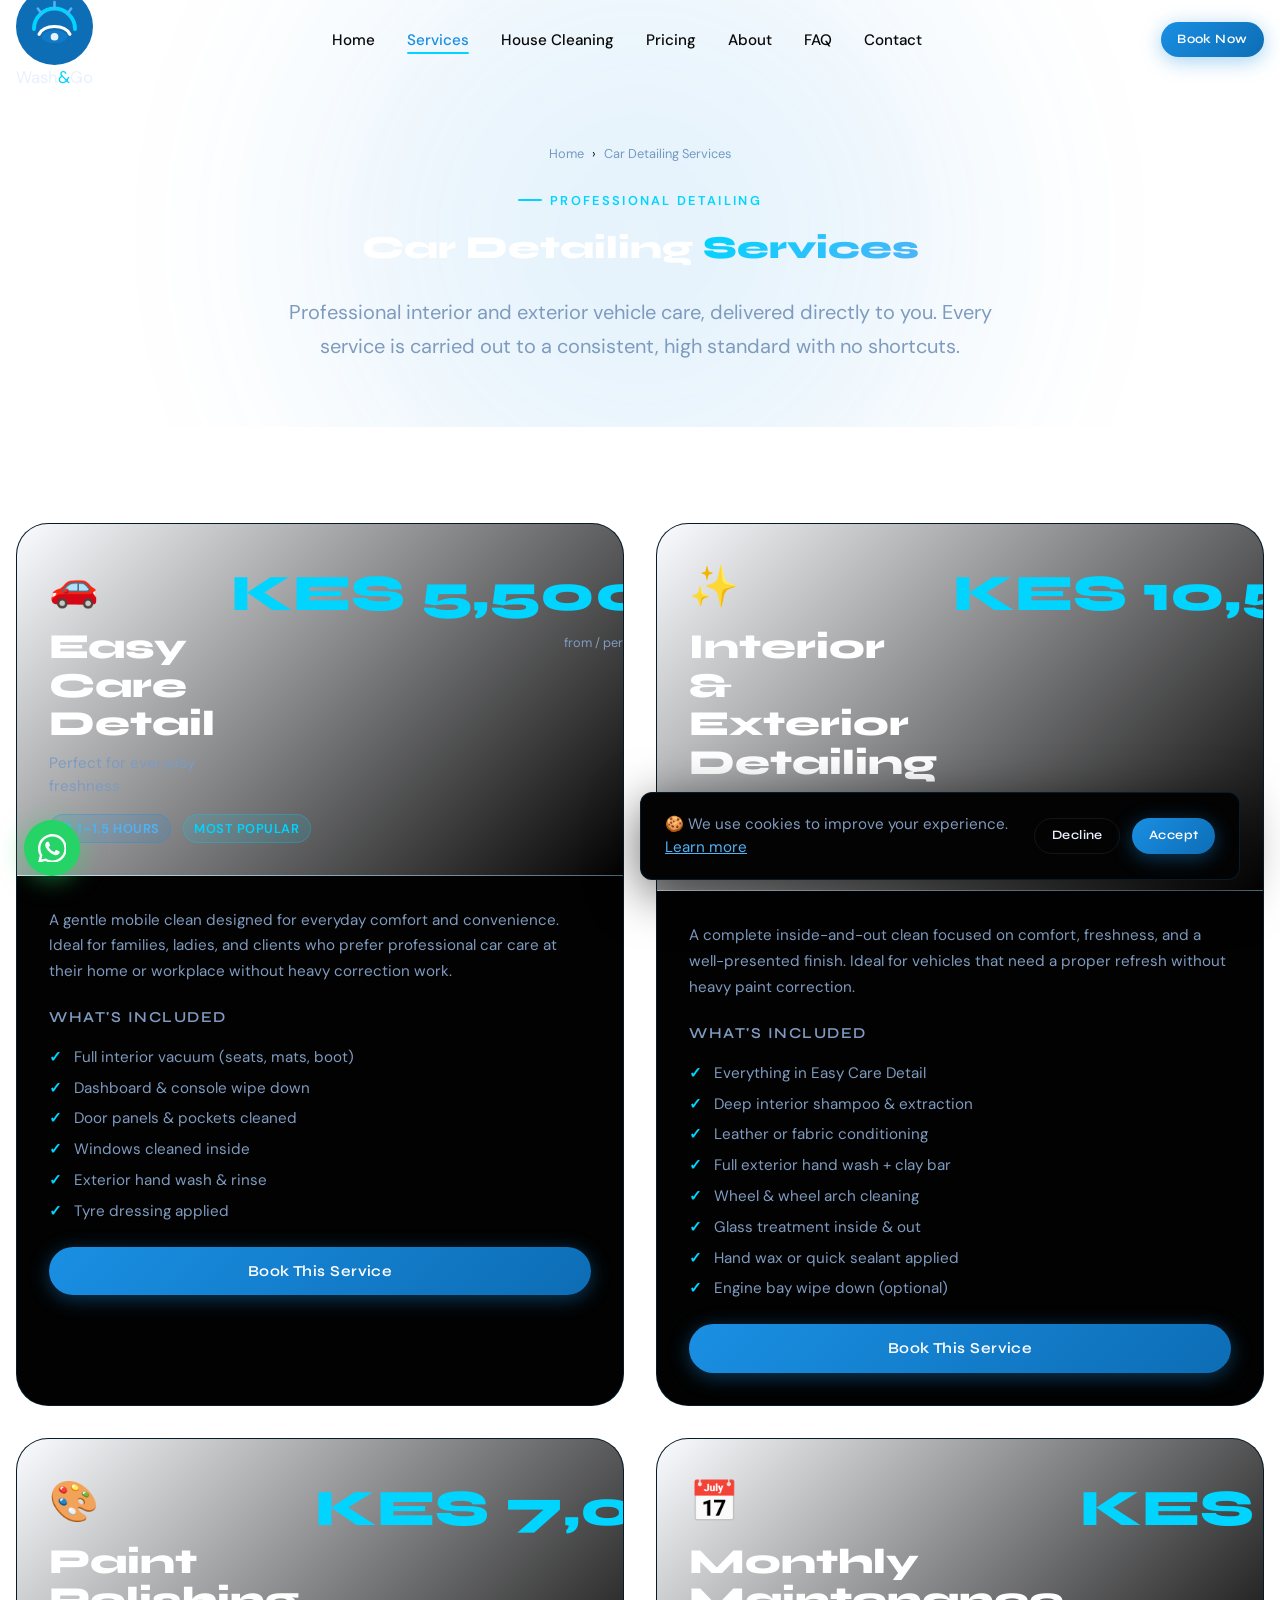
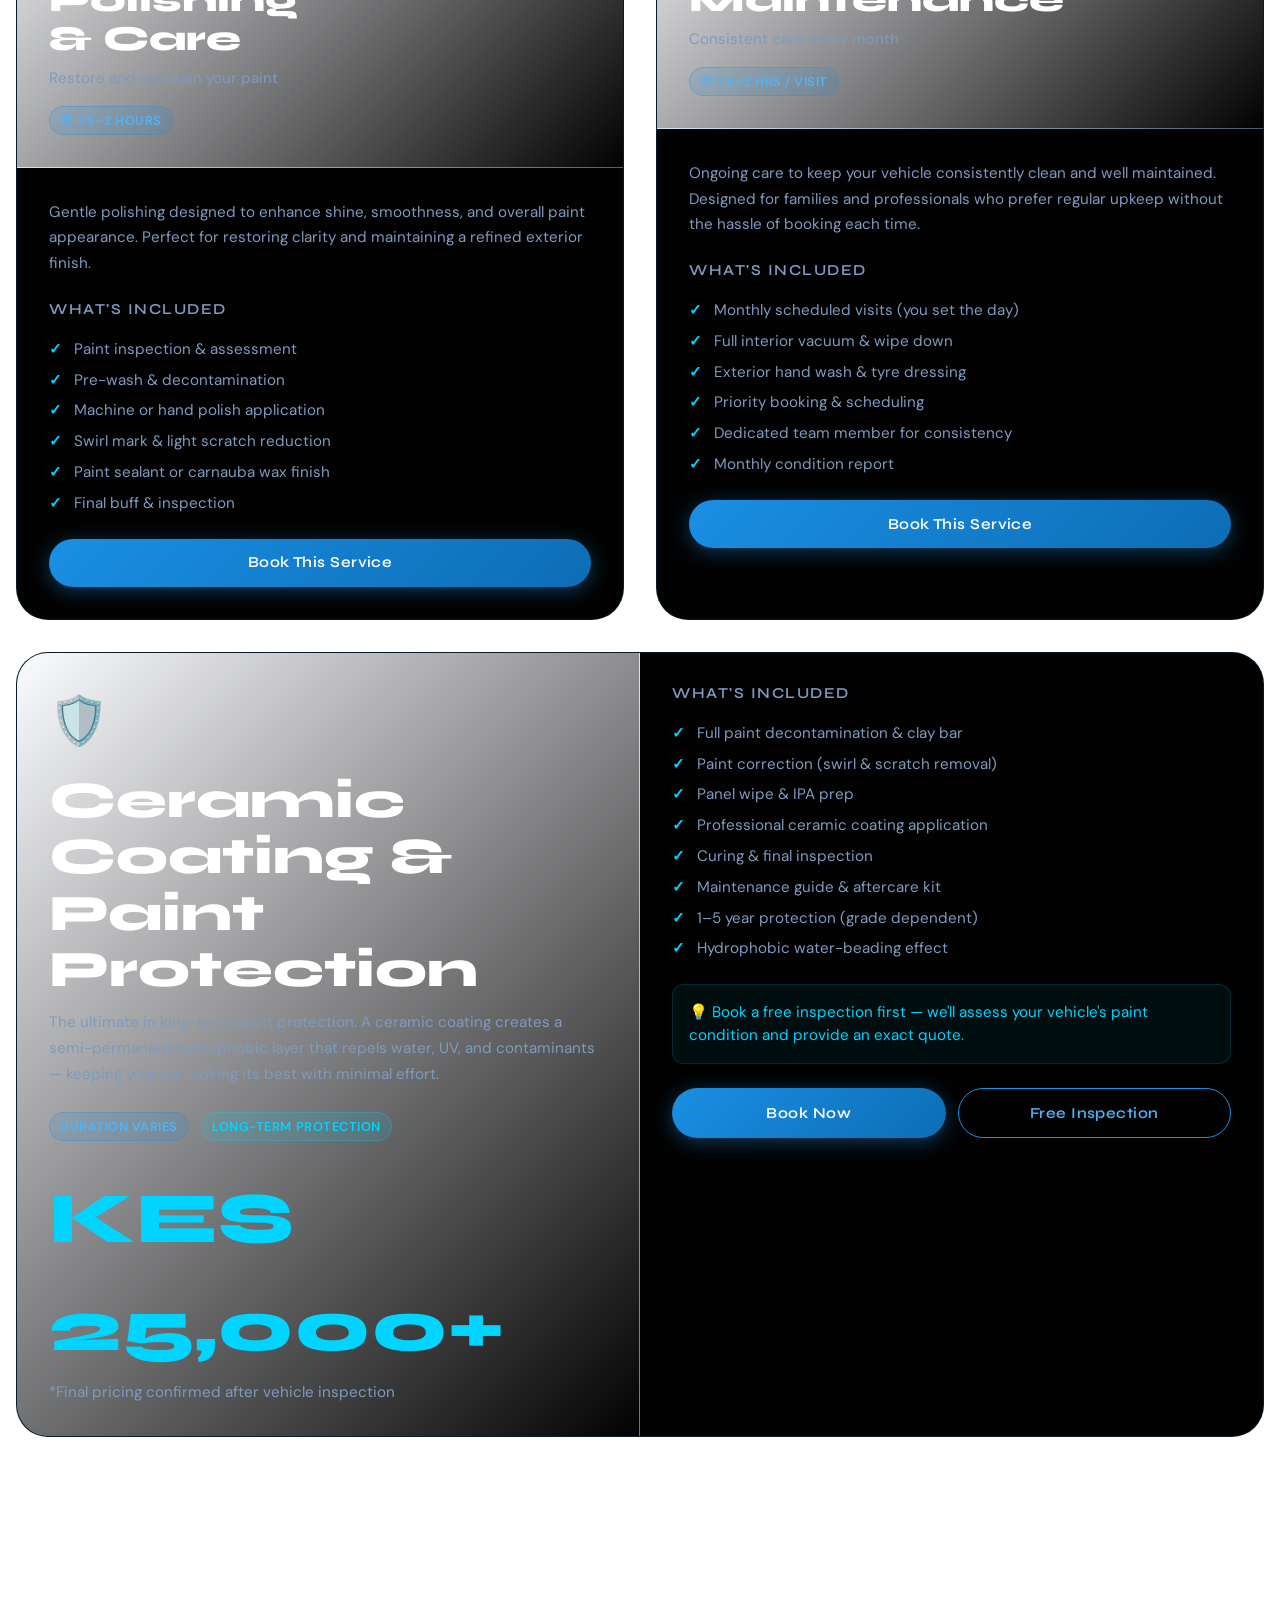
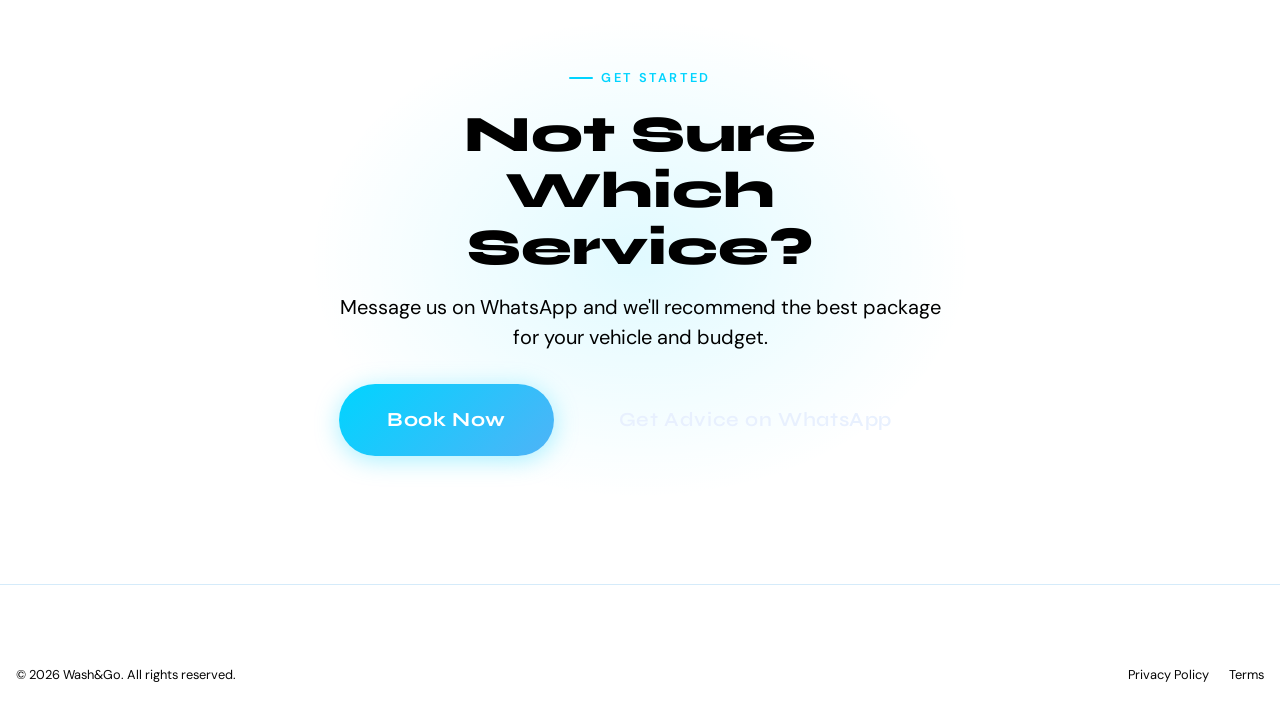
<file: services.html>
<!DOCTYPE html>
<html lang="en">
<head>
  <meta charset="UTF-8" /><meta name="viewport" content="width=device-width, initial-scale=1.0" />
  <meta name="description" content="Professional mobile car detailing services by Wash&Go. Easy Care, Interior & Exterior, Paint Polish, Monthly Packages, Ceramic Coating." />
  <title>Car Detailing Services | Wash&Go</title>
  <link rel="stylesheet" href="globals.css" />
</head>
<body>
<div class="page-loader" aria-hidden="true"><div class="loader-spinner"></div></div>
<header class="nav" role="banner">
  <div class="container">
    <nav class="nav__inner" aria-label="Main navigation">
      <a href="index.html" class="nav__logo">
        <svg class="nav__logo-icon" viewBox="0 0 60 60" fill="none"><circle cx="30" cy="30" r="30" fill="#0d6db5"/><path d="M14 32c0-8.8 7.2-16 16-16s16 7.2 16 16" stroke="#00d4ff" stroke-width="3" stroke-linecap="round"/><path d="M18 36c2-4 7-6 12-6s10 2 12 6" stroke="white" stroke-width="2.5" stroke-linecap="round"/><path d="M30 16v-5M20 20l-3-4M40 20l3-4" stroke="#4fb3f7" stroke-width="2" stroke-linecap="round"/><ellipse cx="30" cy="38" rx="10" ry="5" fill="#1a8fe3" opacity=".4"/><circle cx="30" cy="38" r="3" fill="white" opacity=".9"/></svg>
        Wash<span style="color:var(--clr-accent)">&amp;</span>Go
      </a>
      <ul class="nav__links" role="list">
        <li><a href="index.html" class="nav__link">Home</a></li>
        <li><a href="services.html" class="nav__link is-active">Services</a></li>
        <li><a href="house-cleaning.html" class="nav__link">House Cleaning</a></li>
        <li><a href="pricing.html" class="nav__link">Pricing</a></li>
        <li><a href="about.html" class="nav__link">About</a></li>
        <li><a href="faq.html" class="nav__link">FAQ</a></li>
        <li><a href="contact.html" class="nav__link">Contact</a></li>
      </ul>
      <div class="nav__cta"><a href="booking.html" class="btn btn--primary btn--sm">Book Now</a></div>
      <button class="nav__toggle" aria-label="Toggle menu" aria-expanded="false" aria-controls="mobile-menu"><span></span><span></span><span></span></button>
    </nav>
  </div>
  <nav class="nav__mobile-menu" id="mobile-menu">
    <a href="index.html" class="nav__mobile-link">Home</a>
    <a href="services.html" class="nav__mobile-link">Car Detailing</a>
    <a href="house-cleaning.html" class="nav__mobile-link">House Cleaning</a>
    <a href="pricing.html" class="nav__mobile-link">Pricing</a>
    <a href="about.html" class="nav__mobile-link">About</a>
    <a href="faq.html" class="nav__mobile-link">FAQ</a>
    <a href="contact.html" class="nav__mobile-link">Contact</a>
    <div style="padding-top:var(--space-6)"><a href="booking.html" class="btn btn--primary btn--lg">Book Now</a></div>
  </nav>
</header>

<main>
  <section class="page-hero">
    <div class="container">
      <nav class="page-hero__breadcrumb" aria-label="Breadcrumb">
        <a href="index.html">Home</a><span class="page-hero__breadcrumb-sep">›</span>
        <span aria-current="page">Car Detailing Services</span>
      </nav>
      <div class="section-label reveal" style="justify-content:center">Professional Detailing</div>
      <h1 class="section-title reveal delay-100" style="text-align:center">Car Detailing <span>Services</span></h1>
      <p class="section-subtitle reveal delay-200" style="margin-inline:auto;text-align:center">Professional interior and exterior vehicle care, delivered directly to you. Every service is carried out to a consistent, high standard with no shortcuts.</p>
    </div>
  </section>

  <section class="section">
    <div class="container">
      <div style="display:grid;grid-template-columns:repeat(auto-fit, minmax(min(100%, 30rem), 1fr));gap:var(--space-8)" id="car-detailing">

        <!-- Service 1 -->
        <article class="service-detail-card reveal" id="easy-care">
          <div class="service-detail-card__header">
            <div style="display:flex;align-items:start;justify-content:space-between;gap:var(--space-4)">
              <div>
                <div style="font-size:2.5rem;margin-bottom:var(--space-3)">🚗</div>
                <h2 style="font-size:var(--fs-xl);font-weight:var(--fw-black)">Easy Care Detail</h2>
                <p style="color:var(--clr-text-muted);font-size:var(--fs-sm);margin-top:var(--space-2)">Perfect for everyday freshness</p>
              </div>
              <div style="text-align:right;flex-shrink:0">
                <div style="font-family:var(--font-display);font-size:var(--fs-2xl);font-weight:var(--fw-black);color:var(--clr-accent)">KES 5,500</div>
                <div style="font-size:var(--fs-xs);color:var(--clr-text-muted)">from / per visit</div>
              </div>
            </div>
            <div style="display:flex;gap:var(--space-3);margin-top:var(--space-4)">
              <span class="badge badge--primary">⏱ 1–1.5 hours</span>
              <span class="badge badge--accent">Most Popular</span>
            </div>
          </div>
          <div class="service-detail-card__body">
            <p style="color:var(--clr-text-muted);font-size:var(--fs-sm);line-height:var(--lh-loose)">A gentle mobile clean designed for everyday comfort and convenience. Ideal for families, ladies, and clients who prefer professional car care at their home or workplace without heavy correction work.</p>
            <h3 style="font-size:var(--fs-sm);font-weight:var(--fw-semi);color:var(--clr-text-muted);margin-top:var(--space-6);letter-spacing:0.1em;text-transform:uppercase">What's Included</h3>
            <ul class="service-detail-card__includes" role="list">
              <li>Full interior vacuum (seats, mats, boot)</li>
              <li>Dashboard &amp; console wipe down</li>
              <li>Door panels &amp; pockets cleaned</li>
              <li>Windows cleaned inside</li>
              <li>Exterior hand wash &amp; rinse</li>
              <li>Tyre dressing applied</li>
            </ul>
            <a href="booking.html?service=easy-care" class="btn btn--primary" style="width:100%;margin-top:var(--space-6)">Book This Service</a>
          </div>
        </article>

        <!-- Service 2 -->
        <article class="service-detail-card reveal delay-100" id="interior-exterior">
          <div class="service-detail-card__header">
            <div style="display:flex;align-items:start;justify-content:space-between;gap:var(--space-4)">
              <div>
                <div style="font-size:2.5rem;margin-bottom:var(--space-3)">✨</div>
                <h2 style="font-size:var(--fs-xl);font-weight:var(--fw-black)">Interior &amp; Exterior Detailing</h2>
                <p style="color:var(--clr-text-muted);font-size:var(--fs-sm);margin-top:var(--space-2)">Complete refresh inside and out</p>
              </div>
              <div style="text-align:right;flex-shrink:0">
                <div style="font-family:var(--font-display);font-size:var(--fs-2xl);font-weight:var(--fw-black);color:var(--clr-accent)">KES 10,500</div>
                <div style="font-size:var(--fs-xs);color:var(--clr-text-muted)">from / per visit</div>
              </div>
            </div>
            <div style="display:flex;gap:var(--space-3);margin-top:var(--space-4)">
              <span class="badge badge--primary">⏱ 2–3 hours</span>
              <span class="badge badge--success">Best Value</span>
            </div>
          </div>
          <div class="service-detail-card__body">
            <p style="color:var(--clr-text-muted);font-size:var(--fs-sm);line-height:var(--lh-loose)">A complete inside-and-out clean focused on comfort, freshness, and a well-presented finish. Ideal for vehicles that need a proper refresh without heavy paint correction.</p>
            <h3 style="font-size:var(--fs-sm);font-weight:var(--fw-semi);color:var(--clr-text-muted);margin-top:var(--space-6);letter-spacing:0.1em;text-transform:uppercase">What's Included</h3>
            <ul class="service-detail-card__includes" role="list">
              <li>Everything in Easy Care Detail</li>
              <li>Deep interior shampoo &amp; extraction</li>
              <li>Leather or fabric conditioning</li>
              <li>Full exterior hand wash + clay bar</li>
              <li>Wheel &amp; wheel arch cleaning</li>
              <li>Glass treatment inside &amp; out</li>
              <li>Hand wax or quick sealant applied</li>
              <li>Engine bay wipe down (optional)</li>
            </ul>
            <a href="booking.html?service=interior-exterior" class="btn btn--primary" style="width:100%;margin-top:var(--space-6)">Book This Service</a>
          </div>
        </article>

        <!-- Service 3 -->
        <article class="service-detail-card reveal" id="paint-polish">
          <div class="service-detail-card__header">
            <div style="display:flex;align-items:start;justify-content:space-between;gap:var(--space-4)">
              <div>
                <div style="font-size:2.5rem;margin-bottom:var(--space-3)">🎨</div>
                <h2 style="font-size:var(--fs-xl);font-weight:var(--fw-black)">Paint Polishing &amp; Care</h2>
                <p style="color:var(--clr-text-muted);font-size:var(--fs-sm);margin-top:var(--space-2)">Restore and maintain your paint</p>
              </div>
              <div style="text-align:right;flex-shrink:0">
                <div style="font-family:var(--font-display);font-size:var(--fs-2xl);font-weight:var(--fw-black);color:var(--clr-accent)">KES 7,000</div>
                <div style="font-size:var(--fs-xs);color:var(--clr-text-muted)">from / per visit</div>
              </div>
            </div>
            <span class="badge badge--primary" style="margin-top:var(--space-4)">⏱ 1.5–2 hours</span>
          </div>
          <div class="service-detail-card__body">
            <p style="color:var(--clr-text-muted);font-size:var(--fs-sm);line-height:var(--lh-loose)">Gentle polishing designed to enhance shine, smoothness, and overall paint appearance. Perfect for restoring clarity and maintaining a refined exterior finish.</p>
            <h3 style="font-size:var(--fs-sm);font-weight:var(--fw-semi);color:var(--clr-text-muted);margin-top:var(--space-6);letter-spacing:0.1em;text-transform:uppercase">What's Included</h3>
            <ul class="service-detail-card__includes" role="list">
              <li>Paint inspection &amp; assessment</li>
              <li>Pre-wash &amp; decontamination</li>
              <li>Machine or hand polish application</li>
              <li>Swirl mark &amp; light scratch reduction</li>
              <li>Paint sealant or carnauba wax finish</li>
              <li>Final buff &amp; inspection</li>
            </ul>
            <a href="booking.html?service=paint-polish" class="btn btn--primary" style="width:100%;margin-top:var(--space-6)">Book This Service</a>
          </div>
        </article>

        <!-- Service 4 -->
        <article class="service-detail-card reveal delay-100" id="monthly">
          <div class="service-detail-card__header">
            <div style="display:flex;align-items:start;justify-content:space-between;gap:var(--space-4)">
              <div>
                <div style="font-size:2.5rem;margin-bottom:var(--space-3)">📅</div>
                <h2 style="font-size:var(--fs-xl);font-weight:var(--fw-black)">Monthly Maintenance</h2>
                <p style="color:var(--clr-text-muted);font-size:var(--fs-sm);margin-top:var(--space-2)">Consistent care every month</p>
              </div>
              <div style="text-align:right;flex-shrink:0">
                <div style="font-family:var(--font-display);font-size:var(--fs-2xl);font-weight:var(--fw-black);color:var(--clr-accent)">KES 12,000</div>
                <div style="font-size:var(--fs-xs);color:var(--clr-text-muted)">from / per visit</div>
              </div>
            </div>
            <span class="badge badge--primary" style="margin-top:var(--space-4)">⏱ 1.5–2 hrs / visit</span>
          </div>
          <div class="service-detail-card__body">
            <p style="color:var(--clr-text-muted);font-size:var(--fs-sm);line-height:var(--lh-loose)">Ongoing care to keep your vehicle consistently clean and well maintained. Designed for families and professionals who prefer regular upkeep without the hassle of booking each time.</p>
            <h3 style="font-size:var(--fs-sm);font-weight:var(--fw-semi);color:var(--clr-text-muted);margin-top:var(--space-6);letter-spacing:0.1em;text-transform:uppercase">What's Included</h3>
            <ul class="service-detail-card__includes" role="list">
              <li>Monthly scheduled visits (you set the day)</li>
              <li>Full interior vacuum &amp; wipe down</li>
              <li>Exterior hand wash &amp; tyre dressing</li>
              <li>Priority booking &amp; scheduling</li>
              <li>Dedicated team member for consistency</li>
              <li>Monthly condition report</li>
            </ul>
            <a href="booking.html?service=monthly" class="btn btn--primary" style="width:100%;margin-top:var(--space-6)">Book This Service</a>
          </div>
        </article>

        <!-- Service 5 — Full Width -->
        <article class="service-detail-card reveal" id="ceramic" style="grid-column: 1 / -1">
          <div class="card-split">
            <div class="service-detail-card__header" style="border-bottom:none;border-right:1px solid var(--clr-border)">
              <div style="font-size:3rem;margin-bottom:var(--space-4)">🛡️</div>
              <h2 style="font-size:var(--fs-2xl);font-weight:var(--fw-black)">Ceramic Coating &amp;<br/>Paint Protection</h2>
              <p style="color:var(--clr-text-muted);font-size:var(--fs-sm);margin-top:var(--space-3);line-height:var(--lh-loose)">The ultimate in long-term paint protection. A ceramic coating creates a semi-permanent hydrophobic layer that repels water, UV, and contaminants — keeping your car looking its best with minimal effort.</p>
              <div style="display:flex;flex-wrap:wrap;gap:var(--space-3);margin-top:var(--space-6)">
                <span class="badge badge--primary">Duration varies</span>
                <span class="badge badge--accent">Long-term protection</span>
              </div>
              <div style="margin-top:var(--space-6)">
                <div style="font-family:var(--font-display);font-size:var(--fs-3xl);font-weight:var(--fw-black);color:var(--clr-accent)">KES 25,000+</div>
                <div style="font-size:var(--fs-sm);color:var(--clr-text-muted)">*Final pricing confirmed after vehicle inspection</div>
              </div>
            </div>
            <div class="service-detail-card__body">
              <h3 style="font-size:var(--fs-sm);font-weight:var(--fw-semi);color:var(--clr-text-muted);letter-spacing:0.1em;text-transform:uppercase;margin-bottom:var(--space-4)">What's Included</h3>
              <ul class="service-detail-card__includes" role="list">
                <li>Full paint decontamination &amp; clay bar</li>
                <li>Paint correction (swirl &amp; scratch removal)</li>
                <li>Panel wipe &amp; IPA prep</li>
                <li>Professional ceramic coating application</li>
                <li>Curing &amp; final inspection</li>
                <li>Maintenance guide &amp; aftercare kit</li>
                <li>1–5 year protection (grade dependent)</li>
                <li>Hydrophobic water-beading effect</li>
              </ul>
              <div style="margin-top:var(--space-6);padding:var(--space-4);background:rgba(0,212,255,0.06);border:1px solid rgba(0,212,255,0.15);border-radius:var(--radius-md)">
                <p style="font-size:var(--fs-sm);color:var(--clr-accent)">💡 Book a free inspection first — we'll assess your vehicle's paint condition and provide an exact quote.</p>
              </div>
              <div style="display:grid;grid-template-columns:1fr 1fr;gap:var(--space-3);margin-top:var(--space-6)">
                <a href="booking.html?service=ceramic" class="btn btn--primary">Book Now</a>
                <a href="contact.html" class="btn btn--outline">Free Inspection</a>
              </div>
            </div>
          </div>
        </article>
      </div>
    </div>
  </section>

  <!-- CTA -->
  <section class="section--sm">
    <div class="container container--narrow">
      <div class="cta-banner reveal">
        <div class="section-label" style="justify-content:center">Get Started</div>
        <h2 class="cta-banner__title">Not Sure Which Service?</h2>
        <p class="cta-banner__subtitle">Message us on WhatsApp and we'll recommend the best package for your vehicle and budget.</p>
        <div class="cta-banner__actions">
          <a href="booking.html" class="btn btn--accent btn--lg">Book Now</a>
          <a href="#" class="btn btn--ghost btn--lg" data-whatsapp="Hi! I need help choosing a car detailing service">Get Advice on WhatsApp</a>
        </div>
      </div>
    </div>
  </section>
</main>

<footer class="footer" role="contentinfo">
  <div class="container">
    <div class="footer__bottom" style="padding-top:0;border-top:none">
      <p class="footer__copyright">© <span id="year"></span> Wash&Go. All rights reserved.</p>
      <div class="footer__legal-links">
        <a href="privacy.html" class="footer__legal-link">Privacy Policy</a>
        <a href="terms.html" class="footer__legal-link">Terms</a>
      </div>
    </div>
  </div>
</footer>
<a href="#" class="whatsapp-float" data-whatsapp="Hi! I'd like to book a car detailing service" aria-label="WhatsApp">
  <svg viewBox="0 0 24 24"><path d="M17.472 14.382c-.297-.149-1.758-.867-2.03-.967-.273-.099-.471-.148-.67.15-.197.297-.767.966-.94 1.164-.173.199-.347.223-.644.075-.297-.15-1.255-.463-2.39-1.475-.883-.788-1.48-1.761-1.653-2.059-.173-.297-.018-.458.13-.606.134-.133.298-.347.446-.52.149-.174.198-.298.298-.497.099-.198.05-.371-.025-.52-.075-.149-.669-1.612-.916-2.207-.242-.579-.487-.5-.669-.51-.173-.008-.371-.01-.57-.01-.198 0-.52.074-.792.372-.272.297-1.04 1.016-1.04 2.479 0 1.462 1.065 2.875 1.213 3.074.149.198 2.096 3.2 5.077 4.487.709.306 1.262.489 1.694.625.712.227 1.36.195 1.871.118.571-.085 1.758-.719 2.006-1.413.248-.694.248-1.289.173-1.413-.074-.124-.272-.198-.57-.347z" fill="white"/><path d="M12 0C5.373 0 0 5.373 0 12c0 2.09.539 4.09 1.482 5.832L0 24l6.344-1.449A11.952 11.952 0 0012 24c6.627 0 12-5.373 12-12S18.627 0 12 0zm0 22c-1.846 0-3.594-.476-5.12-1.31l-.366-.216-3.766.861.913-3.655-.241-.378A9.956 9.956 0 012 12C2 6.477 6.477 2 12 2s10 4.477 10 10-4.477 10-10 10z" fill="white"/></svg>
</a>
<script>document.getElementById('year').textContent = new Date().getFullYear();</script>
<script src="globals.js"></script>
</body>
</html>
</file>
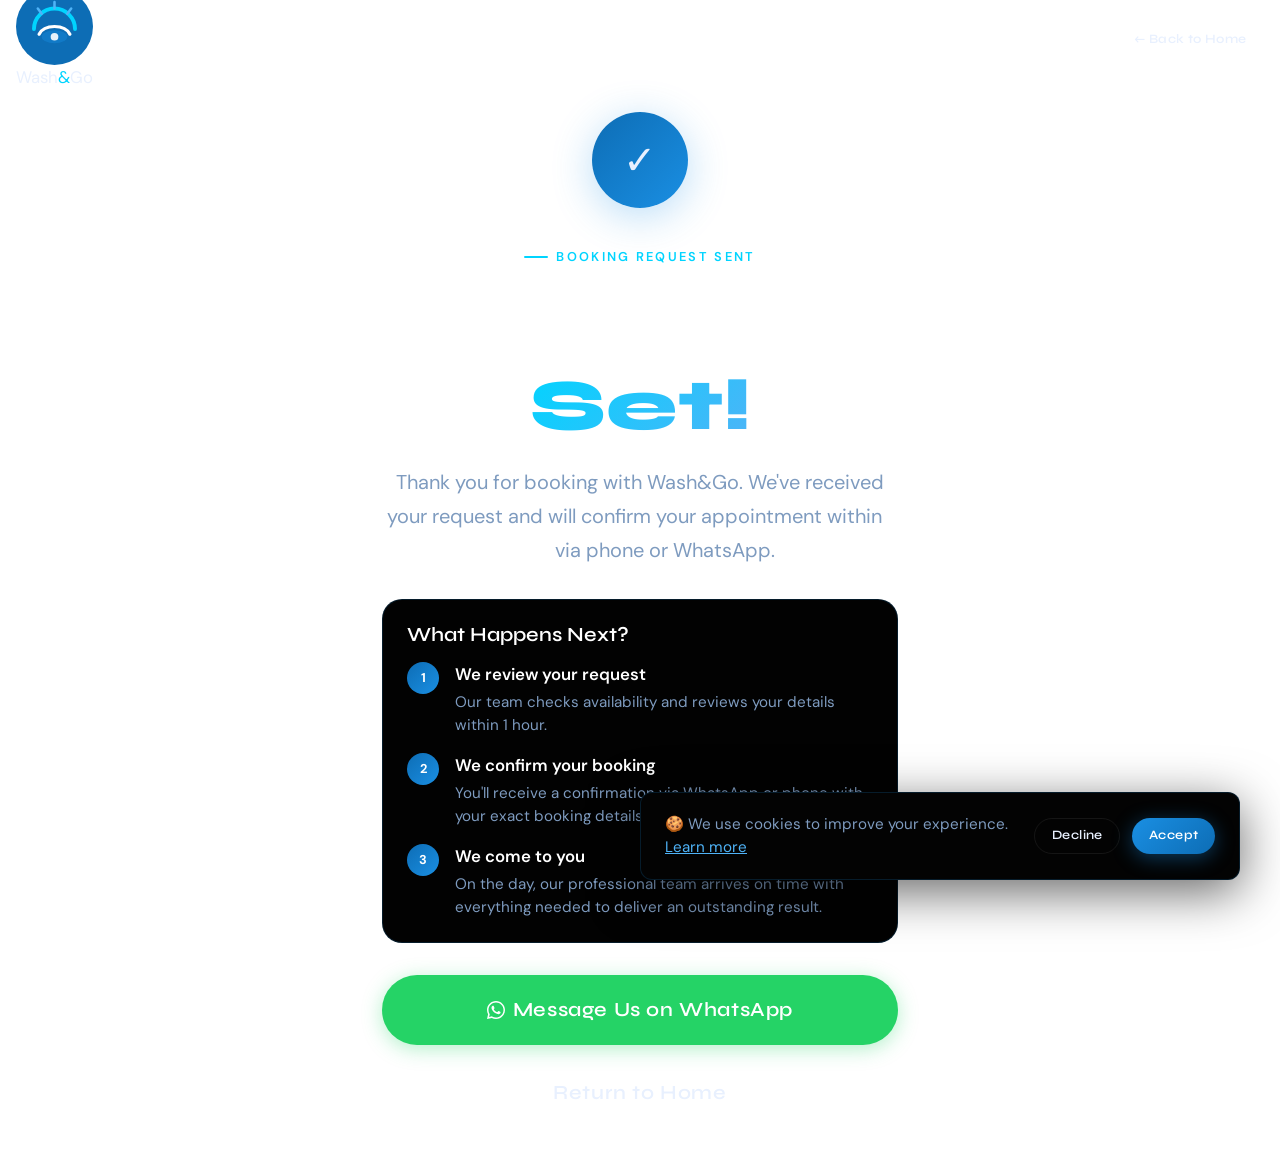
<file: thank-you.html>
<!DOCTYPE html>
<html lang="en">
<head>
  <meta charset="UTF-8" /><meta name="viewport" content="width=device-width, initial-scale=1.0" />
  <meta name="robots" content="noindex" />
  <title>Booking Confirmed | Wash&Go</title>
  <link rel="stylesheet" href="globals.css" />
</head>
<body>
<div class="page-loader" aria-hidden="true"><div class="loader-spinner"></div></div>
<header class="nav" role="banner">
  <div class="container">
    <nav class="nav__inner">
      <a href="index.html" class="nav__logo">
        <svg class="nav__logo-icon" viewBox="0 0 60 60" fill="none"><circle cx="30" cy="30" r="30" fill="#0d6db5"/><path d="M14 32c0-8.8 7.2-16 16-16s16 7.2 16 16" stroke="#00d4ff" stroke-width="3" stroke-linecap="round"/><path d="M18 36c2-4 7-6 12-6s10 2 12 6" stroke="white" stroke-width="2.5" stroke-linecap="round"/><path d="M30 16v-5M20 20l-3-4M40 20l3-4" stroke="#4fb3f7" stroke-width="2" stroke-linecap="round"/><ellipse cx="30" cy="38" rx="10" ry="5" fill="#1a8fe3" opacity=".4"/><circle cx="30" cy="38" r="3" fill="white" opacity=".9"/></svg>
        Wash<span style="color:var(--clr-accent)">&</span>Go
      </a>
      <a href="index.html" class="btn btn--ghost btn--sm">← Back to Home</a>
    </nav>
  </div>
</header>

<main style="min-height:80vh;display:flex;align-items:center;justify-content:center;padding-top:var(--nav-height)">
  <div style="text-align:center;max-width:580px;padding:var(--space-8)">
    <!-- Success animation -->
    <div style="width:6rem;height:6rem;background:linear-gradient(135deg,var(--clr-primary-dark),var(--clr-primary));border-radius:var(--radius-full);display:flex;align-items:center;justify-content:center;margin:0 auto var(--space-8);box-shadow:var(--shadow-blue);font-size:2.5rem;animation:float 4s ease-in-out infinite">✓</div>

    <div class="section-label" style="justify-content:center;margin-bottom:var(--space-5)">Booking Request Sent</div>
    <h1 style="font-size:var(--fs-3xl);font-weight:var(--fw-black);margin-bottom:var(--space-5)">You're All <span style="background:linear-gradient(135deg,var(--clr-accent),var(--clr-primary-light));-webkit-background-clip:text;-webkit-text-fill-color:transparent;background-clip:text">Set!</span></h1>
    <p style="color:var(--clr-text-muted);font-size:var(--fs-md);line-height:var(--lh-loose);margin-bottom:var(--space-8)">Thank you for booking with Wash&Go. We've received your request and will confirm your appointment within <strong style="color:var(--clr-white)">1 hour</strong> via phone or WhatsApp.</p>

    <div style="background:var(--clr-surface);border:1px solid var(--clr-border);border-radius:var(--radius-lg);padding:var(--space-6);margin-bottom:var(--space-8);text-align:left">
      <h2 style="font-size:var(--fs-md);font-weight:var(--fw-semi);margin-bottom:var(--space-4)">What Happens Next?</h2>
      <div style="display:flex;flex-direction:column;gap:var(--space-4)">
        <div style="display:flex;align-items:flex-start;gap:var(--space-4)">
          <div style="width:2rem;height:2rem;background:linear-gradient(135deg,var(--clr-primary-dark),var(--clr-primary));border-radius:var(--radius-full);display:flex;align-items:center;justify-content:center;font-size:var(--fs-xs);font-weight:var(--fw-bold);color:white;flex-shrink:0">1</div>
          <div>
            <div style="font-weight:var(--fw-semi);color:var(--clr-white);margin-bottom:var(--space-1)">We review your request</div>
            <div style="font-size:var(--fs-sm);color:var(--clr-text-muted)">Our team checks availability and reviews your details within 1 hour.</div>
          </div>
        </div>
        <div style="display:flex;align-items:flex-start;gap:var(--space-4)">
          <div style="width:2rem;height:2rem;background:linear-gradient(135deg,var(--clr-primary-dark),var(--clr-primary));border-radius:var(--radius-full);display:flex;align-items:center;justify-content:center;font-size:var(--fs-xs);font-weight:var(--fw-bold);color:white;flex-shrink:0">2</div>
          <div>
            <div style="font-weight:var(--fw-semi);color:var(--clr-white);margin-bottom:var(--space-1)">We confirm your booking</div>
            <div style="font-size:var(--fs-sm);color:var(--clr-text-muted)">You'll receive a confirmation via WhatsApp or phone with your exact booking details.</div>
          </div>
        </div>
        <div style="display:flex;align-items:flex-start;gap:var(--space-4)">
          <div style="width:2rem;height:2rem;background:linear-gradient(135deg,var(--clr-primary-dark),var(--clr-primary));border-radius:var(--radius-full);display:flex;align-items:center;justify-content:center;font-size:var(--fs-xs);font-weight:var(--fw-bold);color:white;flex-shrink:0">3</div>
          <div>
            <div style="font-weight:var(--fw-semi);color:var(--clr-white);margin-bottom:var(--space-1)">We come to you</div>
            <div style="font-size:var(--fs-sm);color:var(--clr-text-muted)">On the day, our professional team arrives on time with everything needed to deliver an outstanding result.</div>
          </div>
        </div>
      </div>
    </div>

    <div style="display:flex;flex-direction:column;gap:var(--space-3)">
      <a href="#" class="btn btn--whatsapp btn--lg" data-whatsapp="Hi! I just submitted a booking and wanted to follow up">
        <svg width="18" height="18" viewBox="0 0 24 24" fill="currentColor" aria-hidden="true"><path d="M17.472 14.382c-.297-.149-1.758-.867-2.03-.967-.273-.099-.471-.148-.67.15-.197.297-.767.966-.94 1.164-.173.199-.347.223-.644.075-.297-.15-1.255-.463-2.39-1.475-.883-.788-1.48-1.761-1.653-2.059-.173-.297-.018-.458.13-.606.134-.133.298-.347.446-.52.149-.174.198-.298.298-.497.099-.198.05-.371-.025-.52-.075-.149-.669-1.612-.916-2.207-.242-.579-.487-.5-.669-.51-.173-.008-.371-.01-.57-.01-.198 0-.52.074-.792.372-.272.297-1.04 1.016-1.04 2.479 0 1.462 1.065 2.875 1.213 3.074.149.198 2.096 3.2 5.077 4.487.709.306 1.262.489 1.694.625.712.227 1.36.195 1.871.118.571-.085 1.758-.719 2.006-1.413.248-.694.248-1.289.173-1.413-.074-.124-.272-.198-.57-.347z"/><path d="M12 0C5.373 0 0 5.373 0 12c0 2.09.539 4.09 1.482 5.832L0 24l6.344-1.449A11.952 11.952 0 0012 24c6.627 0 12-5.373 12-12S18.627 0 12 0zm0 22c-1.846 0-3.594-.476-5.12-1.31l-.366-.216-3.766.861.913-3.655-.241-.378A9.956 9.956 0 012 12C2 6.477 6.477 2 12 2s10 4.477 10 10-4.477 10-10 10z"/></svg>
        Message Us on WhatsApp
      </a>
      <a href="index.html" class="btn btn--ghost btn--lg">Return to Home</a>
    </div>
  </div>
</main>

<script>document.querySelector('.page-loader')?.classList.add('is-hidden');</script>
<script src="globals.js"></script>
</body>
</html>
</file>
<file: globals.css>
/* ============================================================
   WASH & GO — globals.css
   Blue-themed, modern, responsive design system
   ============================================================ */

/* ─── Google Fonts ─────────────────────────────────────────── */
@import url('https://fonts.googleapis.com/css2?family=Syne:wght@400;500;600;700;800&family=DM+Sans:ital,opsz,wght@0,9..40,300;0,9..40,400;0,9..40,500;0,9..40,600;1,9..40,300&display=swap');

/* ─── CSS Custom Properties ─────────────────────────────────── */
:root {
  /* Brand Colors */
  --clr-primary:        #1a8fe3;
  --clr-primary-light:  #4fb3f7;
  --clr-primary-dark:   #0d6db5;
  --clr-primary-xdark:  #094d84;
  --clr-accent:         #00d4ff;
  --clr-accent-glow:    rgba(0, 212, 255, 0.35);

  /* Neutrals */
  --clr-bg:             white;
  --clr-bg-2:           #eaedf3;
  --clr-bg-3:           #fbfcff;
  --clr-surface:        #020202;
  --clr-surface-2:      #030303;
  --clr-border:         rgba(26, 143, 227, 0.18);
  --clr-border-light:   rgba(255, 255, 255, 0.07);

  /* Text */
  --clr-text:           #e8f0fe;
  --clr-text-muted:     #7e9bbf;
  --clr-text-faint:     #050505;
  --clr-white:          #ffffff;

  /* Status */
  --clr-success:        #22c55e;
  --clr-warning:        #f59e0b;
  --clr-error:          #ef4444;

  /* Typography */
  --font-display:       'Syne', sans-serif;
  --font-body:          'DM Sans', sans-serif;

  --fs-xs:    clamp(0.7rem,  1.5vw, 0.8rem);
  --fs-sm:    clamp(0.85rem, 1.8vw, 0.95rem);
  --fs-base:  clamp(1rem,    2vw,   1.05rem);
  --fs-md:    clamp(1.1rem,  2.2vw, 1.25rem);
  --fs-lg:    clamp(1.3rem,  2.8vw, 1.6rem);
  --fs-xl:    clamp(1.6rem,  3.5vw, 2.2rem);
  --fs-2xl:   clamp(2rem,    5vw,   3.2rem);
  --fs-3xl:   clamp(2.5rem,  7vw,   4.5rem);
  --fs-4xl:   clamp(3rem,    9vw,   6rem);

  --fw-light:   300;
  --fw-regular: 400;
  --fw-medium:  500;
  --fw-semi:    600;
  --fw-bold:    700;
  --fw-black:   800;

  --lh-tight:  1.1;
  --lh-snug:   1.3;
  --lh-normal: 1.5;
  --lh-loose:  1.7;
  --lh-wide:   1.9;

  /* Spacing */
  --space-1:  0.25rem;
  --space-2:  0.5rem;
  --space-3:  0.75rem;
  --space-4:  1rem;
  --space-5:  1.25rem;
  --space-6:  1.5rem;
  --space-8:  2rem;
  --space-10: 2.5rem;
  --space-12: 3rem;
  --space-16: 4rem;
  --space-20: 5rem;
  --space-24: 6rem;
  --space-32: 8rem;

  /* Layout */
  --container-max:   1280px;
  --container-wide:  1440px;
  --container-narrow: 720px;
  --nav-height:       5rem;

  /* Borders */
  --radius-sm:   0.375rem;
  --radius-md:   0.75rem;
  --radius-lg:   1.25rem;
  --radius-xl:   2rem;
  --radius-full: 9999px;

  /* Shadows */
  --shadow-sm:    0 1px 3px rgba(0,0,0,0.4);
  --shadow-md:    0 4px 20px rgba(0,0,0,0.5);
  --shadow-lg:    0 12px 50px rgba(0,0,0,0.6);
  --shadow-blue:  0 8px 40px rgba(26,143,227,0.3);
  --shadow-glow:  0 0 60px rgba(0,212,255,0.2), 0 0 120px rgba(26,143,227,0.12);

  /* Transitions */
  --ease-out:   cubic-bezier(0.16, 1, 0.3, 1);
  --ease-in:    cubic-bezier(0.4, 0, 1, 1);
  --ease-inout: cubic-bezier(0.65, 0, 0.35, 1);
  --dur-fast:   150ms;
  --dur-base:   280ms;
  --dur-slow:   500ms;
  --dur-xslow:  800ms;

  /* Z-index layers */
  --z-base:    0;
  --z-raised:  10;
  --z-dropdown: 100;
  --z-sticky:  200;
  --z-overlay: 300;
  --z-modal:   400;
  --z-toast:   500;
}

/* ─── Reset & Base ──────────────────────────────────────────── */
*, *::before, *::after {
  box-sizing: border-box;
  margin: 0;
  padding: 0;
}

html {
  scroll-behavior: smooth;
  -webkit-text-size-adjust: 100%;
  font-size: 16px;
}
html,body{
  margin:0;
  padding:0;
  overflow-x:hidden;
}
body {
  font-family: var(--font-body);
  font-size: var(--fs-base);
  font-weight: var(--fw-regular);
  line-height: var(--lh-normal);
  color: var(--clr-text);
  background-color: var(--clr-bg);
  -webkit-font-smoothing: antialiased;
  -moz-osx-font-smoothing: grayscale;
  overflow-x: hidden;
}

img, video, svg {
  display: block;
  max-width: 100%;
}

a {
  color: inherit;
  text-decoration: none;
}

ul, ol {
  list-style: none;
}

button, input, select, textarea {
  font: inherit;
  border: none;
  outline: none;
  background: none;
}

button {
  cursor: pointer;
}

h1, h2, h3, h4, h5, h6 {
  font-family: var(--font-display);
  font-weight: var(--fw-bold);
  line-height: var(--lh-tight);
  color: var(--clr-white);
}

p {
  max-width: 65ch;
}

:focus-visible {
  outline: 2px solid var(--clr-primary-light);
  outline-offset: 3px;
  border-radius: var(--radius-sm);
}

::selection {
  background: var(--clr-primary);
  color: var(--clr-white);
}

/* ─── Scrollbar ─────────────────────────────────────────────── */
::-webkit-scrollbar {
  width: 6px;
}
::-webkit-scrollbar-track {
  background: var(--clr-bg-2);
}
::-webkit-scrollbar-thumb {
  background: var(--clr-primary-dark);
  border-radius: var(--radius-full);
}

/* ─── Layout Utilities ──────────────────────────────────────── */
.container {
  width: min(var(--container-max), 100% - var(--space-8));
  margin-inline: auto;
}

.container--wide {
  width: min(var(--container-wide), 100% - var(--space-8));
  margin-inline: auto;
}

.container--narrow {
  width: min(var(--container-narrow), 100% - var(--space-8));
  margin-inline: auto;
}

.section {
  padding-block: var(--space-24);
}

.section--sm {
  padding-block: var(--space-16);
}

.section--lg {
  padding-block: var(--space-32);
}

.grid {
  display: grid;
}

.flex {
  display: flex;
}

/* ─── Typography Utilities ──────────────────────────────────── */
.text-xs    { font-size: var(--fs-xs); }
.text-sm    { font-size: var(--fs-sm); }
.text-base  { font-size: var(--fs-base); }
.text-md    { font-size: var(--fs-md); }
.text-lg    { font-size: var(--fs-lg); }
.text-xl    { font-size: var(--fs-xl); }
.text-2xl   { font-size: var(--fs-2xl); }
.text-3xl   { font-size: var(--fs-3xl); }
.text-4xl   { font-size: var(--fs-4xl); }

.font-display { font-family: var(--font-display); }
.font-bold    { font-weight: var(--fw-bold); }
.font-semi    { font-weight: var(--fw-semi); }

.text-center  { text-align: center; }
.text-right   { text-align: right; }
.text-muted   { color: var(--clr-text-muted); }
.text-primary { color: var(--clr-primary-light); }
.text-accent  { color: var(--clr-accent); }
.text-white   { color: var(--clr-white); }

.uppercase { text-transform: uppercase; }
.tracking-wide { letter-spacing: 0.08em; }
.tracking-wider { letter-spacing: 0.15em; }

/* ─── Color Utilities ───────────────────────────────────────── */
.bg-surface   { background-color: var(--clr-surface); }
.bg-surface-2 { background-color: var(--clr-surface-2); }

/* ─── Section Labels ────────────────────────────────────────── */
.section-label {
  display: inline-flex;
  align-items: center;
  gap: var(--space-2);
  font-size: var(--fs-xs);
  font-weight: var(--fw-semi);
  letter-spacing: 0.18em;
  text-transform: uppercase;
  color: var(--clr-accent);
  margin-bottom: var(--space-5);
}

.section-label::before {
  content: '';
  display: block;
  width: 1.5rem;
  height: 2px;
  background: var(--clr-accent);
  border-radius: var(--radius-full);
}

.section-title {
  font-size: var(--fs-2xl);
  font-weight: var(--fw-black);
  line-height: var(--lh-tight);
  color: var(--clr-white);
  margin-bottom: var(--space-6);
}

.section-title span {
  background: linear-gradient(135deg, var(--clr-accent), var(--clr-primary-light));
  -webkit-background-clip: text;
  -webkit-text-fill-color: transparent;
  background-clip: text;
}

.section-subtitle {
  font-size: var(--fs-md);
  color: var(--clr-text-muted);
  line-height: var(--lh-loose);
  max-width: 55ch;
}

/* ─── Buttons ───────────────────────────────────────────────── */
.btn {
  display: inline-flex;
  align-items: center;
  justify-content: center;
  gap: var(--space-2);
  padding: 0.85em 1.8em;
  font-family: var(--font-display);
  font-size: var(--fs-sm);
  font-weight: var(--fw-semi);
  letter-spacing: 0.03em;
  border-radius: var(--radius-full);
  transition:
    transform var(--dur-base) var(--ease-out),
    box-shadow var(--dur-base) var(--ease-out),
    background var(--dur-base) var(--ease-out),
    color var(--dur-base) var(--ease-out);
  cursor: pointer;
  white-space: nowrap;
  position: relative;
  overflow: hidden;
}

.btn::after {
  content: '';
  position: absolute;
  inset: 0;
  background: rgba(255,255,255,0.08);
  opacity: 0;
  transition: opacity var(--dur-fast);
}

.btn:hover::after { opacity: 1; }
.btn:active { transform: scale(0.97); }

/* Primary Button */
.btn--primary {
  background: linear-gradient(135deg, var(--clr-primary), var(--clr-primary-dark));
  color: var(--clr-white);
  box-shadow: 0 4px 20px rgba(26,143,227,0.4);
}

.btn--primary:hover {
  transform: translateY(-2px);
  box-shadow: 0 8px 35px rgba(26,143,227,0.55);
}

/* Accent Button */
.btn--accent {
  background: linear-gradient(135deg, var(--clr-accent), var(--clr-primary-light));
  color: var(--clr-bg);
  font-weight: var(--fw-bold);
  box-shadow: 0 4px 25px rgba(0,212,255,0.35);
}

.btn--accent:hover {
  transform: translateY(-2px);
  box-shadow: 0 8px 40px rgba(0,212,255,0.5);
}

/* Outline Button */
.btn--outline {
  background: transparent;
  color: var(--clr-primary-light);
  border: 1.5px solid var(--clr-primary);
}

.btn--outline:hover {
  background: rgba(26,143,227,0.12);
  border-color: var(--clr-primary-light);
  transform: translateY(-2px);
}

/* Ghost Button */
.btn--ghost {
  background: transparent;
  color: var(--clr-text);
  border: 1.5px solid var(--clr-border-light);
}

.btn--ghost:hover {
  background: rgba(255,255,255,0.05);
  border-color: rgba(255,255,255,0.15);
}

/* WhatsApp Button */
.btn--whatsapp {
  background: #25D366;
  color: var(--clr-white);
  box-shadow: 0 4px 20px rgba(37,211,102,0.35);
}

.btn--whatsapp:hover {
  transform: translateY(-2px);
  box-shadow: 0 8px 35px rgba(37,211,102,0.5);
}

/* Size Variants */
.btn--sm { padding: 0.6em 1.3em; font-size: var(--fs-xs); }
.btn--lg { padding: 1em 2.4em; font-size: var(--fs-md); }

/* ─── Cards ─────────────────────────────────────────────────── */
.card {
  background: var(--clr-surface);
  border: 1px solid var(--clr-border);
  border-radius: var(--radius-lg);
  padding: var(--space-8);
  transition:
    transform var(--dur-base) var(--ease-out),
    box-shadow var(--dur-base) var(--ease-out),
    border-color var(--dur-base) var(--ease-out);
  position: relative;
  overflow: hidden;
}

.card::before {
  content: '';
  position: absolute;
  inset: 0;
  background: radial-gradient(ellipse at top left, rgba(26,143,227,0.07) 0%, transparent 60%);
  pointer-events: none;
}

.card:hover {
  transform: translateY(-4px);
  box-shadow: var(--shadow-blue);
  border-color: rgba(26,143,227,0.4);
}

.card--flat {
  background: var(--clr-bg-3);
  border-color: var(--clr-border-light);
}

.card--glass {
  background: rgba(17, 27, 46, 0.6);
  backdrop-filter: blur(20px);
  -webkit-backdrop-filter: blur(20px);
  border-color: rgba(255,255,255,0.08);
}

/* ─── Form Elements ─────────────────────────────────────────── */
.form-group {
  display: flex;
  flex-direction: column;
  gap: var(--space-2);
}

.form-label {
  font-size: var(--fs-sm);
  font-weight: var(--fw-medium);
  color: var(--clr-text-muted);
  letter-spacing: 0.03em;
}

.form-input,
.form-select,
.form-textarea {
  width: 100%;
  padding: var(--space-3) var(--space-5);
  background: var(--clr-bg-3);
  border: 1.5px solid var(--clr-border);
  border-radius: var(--radius-md);
  color: var(--clr-white);
  font-size: var(--fs-base);
  line-height: var(--lh-normal);
  transition:
    border-color var(--dur-base) var(--ease-out),
    box-shadow var(--dur-base) var(--ease-out),
    background var(--dur-base) var(--ease-out);
  appearance: none;
  -webkit-appearance: none;
}

.form-input::placeholder,
.form-textarea::placeholder {
  color: var(--clr-text-faint);
}

.form-input:focus,
.form-select:focus,
.form-textarea:focus {
  border-color: var(--clr-primary);
  box-shadow: 0 0 0 4px rgba(26,143,227,0.15);
  background: var(--clr-surface);
}

.form-select {
  background-image: url("data:image/svg+xml,%3Csvg xmlns='http://www.w3.org/2000/svg' width='16' height='16' viewBox='0 0 24 24' fill='none' stroke='%237e9bbf' stroke-width='2'%3E%3Cpolyline points='6 9 12 15 18 9'%3E%3C/polyline%3E%3C/svg%3E");
  background-repeat: no-repeat;
  background-position: right var(--space-4) center;
  padding-right: var(--space-10);
  cursor: pointer;
}

.form-select option {
  background-color: var(--clr-surface);
  color: var(--clr-text);
}

.form-textarea {
  resize: vertical;
  min-height: 8rem;
}

.form-grid {
  display: grid;
  grid-template-columns: repeat(auto-fit, minmax(min(100%, 18rem), 1fr));
  gap: var(--space-5);
}

.form-error {
  font-size: var(--fs-xs);
  color: var(--clr-error);
  display: flex;
  align-items: center;
  gap: var(--space-1);
}

/* ─── Badges ────────────────────────────────────────────────── */
.badge {
  display: inline-flex;
  align-items: center;
  gap: var(--space-1);
  padding: 0.3em 0.8em;
  font-size: var(--fs-xs);
  font-weight: var(--fw-semi);
  border-radius: var(--radius-full);
  letter-spacing: 0.04em;
  text-transform: uppercase;
}

.badge--primary {
  background: rgba(26,143,227,0.15);
  color: var(--clr-primary-light);
  border: 1px solid rgba(26,143,227,0.3);
}

.badge--accent {
  background: rgba(0,212,255,0.12);
  color: var(--clr-accent);
  border: 1px solid rgba(0,212,255,0.25);
}

.badge--success {
  background: rgba(34,197,94,0.12);
  color: #4ade80;
  border: 1px solid rgba(34,197,94,0.25);
}

/* ─── Navigation ────────────────────────────────────────────── */
.nav {
  position: fixed;
  top: 0;
  left: 0;
  right: 0;
  z-index: var(--z-sticky);
  height: var(--nav-height);
  display: flex;
  align-items: center;

  transition:
    background var(--dur-base) var(--ease-out),
    border-color var(--dur-base) var(--ease-out),
    box-shadow var(--dur-base) var(--ease-out);
  border-bottom: 1px solid transparent;
}

.nav.is-scrolled {
  background: rgba(243, 244, 245, 0.92);
  backdrop-filter: blur(20px);
  -webkit-backdrop-filter: blur(2px);
  border-bottom-color: var(--clr-border);
  box-shadow: 0 4px 30px rgba(29, 28, 28, 0.5);
}

.nav__inner {
  display: flex;
  align-items: center;
  justify-content: space-between;
  width: 100%;
}

/* Default logo size */
.nav__logo-img {
  height: 87px;
  width: auto;
  object-fit: contain;
}

/* Smaller screens (phones) */
@media (max-width: 480px) {
  .nav__logo-img {
    height: 60px; /* smaller for phones */
  }
}

/* Very small screens (smaller Androids like Tecnos) */
@media (max-width: 360px) {
  .nav__logo-img {
    height: 50px; /* even smaller */
  }
}

.nav__links {
  display: flex;
  align-items: center;
 
  gap: var(--space-8);
}

.nav__link {
  font-size: var(--fs-sm);
  font-weight: var(--fw-medium);
  color: var(--clr-text-muted);
   color: rgb(10, 10, 10);

  position: relative;
}

.nav__link::after {
  content: '';
  position: absolute;
  bottom: -4px;
  left: 0;
  right: 0;
  height: 1.5px;
  background: var(--clr-accent);
  transform: scaleX(0);
  transform-origin: left;
  transition: transform var(--dur-base) var(--ease-out);
  border-radius: var(--radius-full);
}

.nav__link:hover,
.nav__link.is-active {
 color: #1a8fe3;
}

.nav__link:hover::after,
.nav__link.is-active::after {
  transform: scaleX(1);
}

/* Dropdown */
.nav__dropdown {
  position: relative;
}

.nav__dropdown-menu {
  position: absolute;
  top: calc(100% + var(--space-4));
  left: 50%;
  transform: translateX(-50%) translateY(-8px);
  background: var(--clr-surface);
  border: 1px solid var(--clr-border);
  border-radius: var(--radius-md);
  padding: var(--space-2);
  min-width: 14rem;
  box-shadow: var(--shadow-lg);
  opacity: 0;
  pointer-events: none;
  transition:
    opacity var(--dur-base) var(--ease-out),
    transform var(--dur-base) var(--ease-out);
}

.nav__dropdown:hover .nav__dropdown-menu,
.nav__dropdown:focus-within .nav__dropdown-menu {
  opacity: 1;
  pointer-events: all;
  transform: translateX(-50%) translateY(0);
}

.nav__dropdown-item {
  display: flex;
  align-items: center;
  gap: var(--space-3);
  padding: var(--space-3) var(--space-4);
  border-radius: var(--radius-sm);
  font-size: var(--fs-sm);
  color: var(--clr-text-muted);
  transition: background var(--dur-fast), color var(--dur-fast);
}

.nav__dropdown-item:hover {
  background: rgba(26,143,227,0.1);
  color: var(--clr-white);
}

.nav__cta {
  display: flex;
  align-items: center;
  gap: var(--space-3);
}

/* Mobile Nav Toggle */
.nav__toggle {
  display: none;
  flex-direction: column;
  gap: 5px;
  padding: var(--space-2);
  cursor: pointer;
}

.nav__toggle span {
  display: block;
  width: 24px;
  height: 2px;
  background: var(--clr-white);
  border-radius: var(--radius-full);
  transition:
    transform var(--dur-base) var(--ease-out),
    opacity var(--dur-base) var(--ease-out),
    width var(--dur-base) var(--ease-out);
}

.nav__toggle.is-open span:nth-child(1) { transform: translateY(7px) rotate(45deg); }
.nav__toggle.is-open span:nth-child(2) { opacity: 0; width: 0; }
.nav__toggle.is-open span:nth-child(3) { transform: translateY(-7px) rotate(-45deg); }

/* Mobile Menu */
.nav__mobile-menu {
  position: fixed;
  top: 0;
  left: 0;
  width: 100%;
  height: 100vh;
  background: rgba(0, 2, 5, 0.97);
  backdrop-filter: blur(20px);
  -webkit-backdrop-filter: blur(20px);
  z-index: 1500;
  display: flex;
  flex-direction: column;
  padding: var(--space-8) 5rem;  /* adds left/right padding */
  padding-top: calc(var(--nav-height, 80px) + 2rem); /* push content below navbar */
  transform: translateX(100%);
  transition: transform var(--dur-slow) var(--ease-out);
  overflow-y: auto;
  align-items: flex-start;  /* keeps links starting from left + respects padding */
}

.nav__mobile-menu.is-open {
  transform: translateX(0);
}
.nav__toggle {
  z-index: 2100; /* higher than mobile menu */
  position: relative; /* or absolute inside navbar */
  cursor: pointer;
  font-size: 2rem;
  color: #1a8fe3;
}
/* If using span bars */
.nav__toggle span {
  background: #1a8fe3;  /* Makes the 3 lines blue */
}
.nav {
  position: fixed;
  top: 0;
  left: 0;
  width: 100%;
  z-index: 2000; /* above menu */
}
.nav__mobile-menu.is-open {
  transform: translateX(0);
}

.nav__mobile-link {
  font-family: var(--font-display);
  font-size: var(--fs-xl);
  font-weight: var(--fw-bold);
  color: var(--clr-text-muted);
  padding: var(--space-3) 0;
  border-bottom: 1px solid var(--clr-border-light);
  transition: color var(--dur-fast), padding-left var(--dur-base) var(--ease-out);
}

.nav__mobile-link:hover { color: var(--clr-white); padding-left: var(--space-4); }

@keyframes float {
  0%, 100% { transform: translateY(0); }
  50% { transform: translateY(-1.5rem); }
}

@keyframes pulse-glow {
  0%, 100% { opacity: 0.6; transform: scale(1); }
  50% { opacity: 1; transform: scale(1.1); }
}

/* ─── Service Cards ──────────────────────────────────────────── */
.service-card {
  background: var(--clr-surface);
  border: 1px solid var(--clr-border);
  border-radius: var(--radius-lg);
  padding: var(--space-8);
  display: flex;
  flex-direction: column;
  gap: var(--space-4);
  transition:
    transform var(--dur-base) var(--ease-out),
    box-shadow var(--dur-base) var(--ease-out),
    border-color var(--dur-base) var(--ease-out);
  position: relative;
  overflow: hidden;
}

.service-card::before {
  content: '';
  position: absolute;
  top: 0;
  left: 0;
  right: 0;
  height: 3px;
  background: linear-gradient(90deg, var(--clr-primary), var(--clr-accent));
  opacity: 0;
  transition: opacity var(--dur-base);
}

.service-card:hover {
  transform: translateY(-6px);
  box-shadow: var(--shadow-blue);
  border-color: rgba(26,143,227,0.35);
}

.service-card:hover::before {
  opacity: 1;
}

.service-card__icon {
  width: 3.5rem;
  height: 3.5rem;
  background: rgba(26,143,227,0.12);
  border: 1px solid rgba(26,143,227,0.2);
  border-radius: var(--radius-md);
  display: flex;
  align-items: center;
  justify-content: center;
  font-size: 1.5rem;
  transition: background var(--dur-base), transform var(--dur-base) var(--ease-out);
}

.service-card:hover .service-card__icon {
  background: rgba(26,143,227,0.2);
  transform: scale(1.1);
}

.service-card__name {
  font-size: var(--fs-lg);
  font-weight: var(--fw-bold);
  color: var(--clr-white);
}

.service-card__desc {
  font-size: var(--fs-sm);
  color: var(--clr-text-muted);
  line-height: var(--lh-loose);
  flex: 1;
}

.service-card__meta {
  display: flex;
  flex-wrap: wrap;
  gap: var(--space-3);
  margin-top: auto;
}

.service-card__meta-item {
  display: flex;
  align-items: center;
  gap: var(--space-1);
  font-size: var(--fs-xs);
  color: var(--clr-text-muted);
}

.service-card__price {
  font-family: var(--font-display);
  font-size: var(--fs-md);
  font-weight: var(--fw-bold);
  color: var(--clr-accent);
}

.service-card__cta {
  display: flex;
  align-items: center;
  justify-content: space-between;
  padding-top: var(--space-4);
  border-top: 1px solid var(--clr-border-light);
}

/* ─── Steps / How It Works ───────────────────────────────────── */
.steps-grid {
  display: grid;
  grid-template-columns: repeat(auto-fit, minmax(min(100%, 16rem), 1fr));
  gap: var(--space-6);
  position: relative;
}

.step-card {
  text-align: center;
  padding: var(--space-8) var(--space-6);
  background: var(--clr-surface);
  border: 1px solid var(--clr-border);
  border-radius: var(--radius-lg);
  position: relative;
  transition: transform var(--dur-base) var(--ease-out), border-color var(--dur-base);
}

.step-card:hover {
  transform: translateY(-4px);
  border-color: rgba(26,143,227,0.3);
}

.step-card__number {
  display: inline-flex;
  align-items: center;
  justify-content: center;
  width: 3.5rem;
  height: 3.5rem;
  border-radius: var(--radius-full);
  background: linear-gradient(135deg, var(--clr-primary-dark), var(--clr-primary));
  font-family: var(--font-display);
  font-size: var(--fs-lg);
  font-weight: var(--fw-black);
  color: var(--clr-white);
  margin: 0 auto var(--space-5);
  box-shadow: 0 4px 20px rgba(26,143,227,0.4);
}

.step-card__icon {
  font-size: 2.5rem;
  margin-bottom: var(--space-4);
}

.step-card__title {
  font-size: var(--fs-md);
  font-weight: var(--fw-bold);
  color: var(--clr-white);
  margin-bottom: var(--space-3);
}

.step-card__desc {
  font-size: var(--fs-sm);
  color: var(--clr-text-muted);
  line-height: var(--lh-loose);
}

/* ─── Testimonials ───────────────────────────────────────────── */
.testimonial-card {
  background: var(--clr-surface);
  border: 1px solid var(--clr-border);
  border-radius: var(--radius-lg);
  padding: var(--space-8);
  position: relative;
}

.testimonial-card::before {
  content: '"';
  position: absolute;
  top: var(--space-4);
  right: var(--space-6);
  font-family: Georgia, serif;
  font-size: 5rem;
  line-height: 1;
  color: var(--clr-primary);
  opacity: 0.2;
}

.testimonial-card__stars {
  display: flex;
  gap: var(--space-1);
  color: #fbbf24;
  margin-bottom: var(--space-4);
  font-size: var(--fs-sm);
}

.testimonial-card__text {
  font-size: var(--fs-sm);
  color: var(--clr-text-muted);
  line-height: var(--lh-loose);
  margin-bottom: var(--space-6);
  font-style: italic;
}

.testimonial-card__author {
  display: flex;
  align-items: center;
  gap: var(--space-3);
}

.testimonial-card__avatar {
  width: 3rem;
  height: 3rem;
  border-radius: var(--radius-full);
  background: linear-gradient(135deg, var(--clr-primary-dark), var(--clr-primary-light));
  display: flex;
  align-items: center;
  justify-content: center;
  font-family: var(--font-display);
  font-weight: var(--fw-bold);
  color: var(--clr-white);
  font-size: var(--fs-md);
  flex-shrink: 0;
}

.testimonial-card__name {
  font-weight: var(--fw-semi);
  color: var(--clr-white);
  font-size: var(--fs-sm);
}

.testimonial-card__role {
  font-size: var(--fs-xs);
  color: var(--clr-text-faint);
}

/* ─── Pricing Cards ──────────────────────────────────────────── */
.pricing-card {
  background: var(--clr-surface);
  border: 1px solid var(--clr-border);
  border-radius: var(--radius-lg);
  padding: var(--space-8);
  display: flex;
  flex-direction: column;
  gap: var(--space-5);
  transition: transform var(--dur-base) var(--ease-out), box-shadow var(--dur-base);
  position: relative;
}

.pricing-card--popular {
  border-color: var(--clr-primary);
  box-shadow: var(--shadow-blue);
}

.pricing-card__popular-badge {
  position: absolute;
  top: -1px;
  left: 50%;
  transform: translateX(-50%);
  background: linear-gradient(90deg, var(--clr-primary), var(--clr-accent));
  color: var(--clr-white);
  font-size: var(--fs-xs);
  font-weight: var(--fw-semi);
  padding: var(--space-1) var(--space-5);
  border-radius: 0 0 var(--radius-md) var(--radius-md);
  letter-spacing: 0.08em;
  text-transform: uppercase;
  white-space: nowrap;
}

.pricing-card:hover {
  transform: translateY(-4px);
  box-shadow: var(--shadow-blue);
}

.pricing-card__name {
  font-size: var(--fs-md);
  font-weight: var(--fw-bold);
  color: var(--clr-white);
}

.pricing-card__price {
  display: flex;
  align-items: baseline;
  gap: var(--space-1);
}

.pricing-card__amount {
  font-family: var(--font-display);
  font-size: var(--fs-3xl);
  font-weight: var(--fw-black);
  color: var(--clr-white);
  line-height: 1;
}

.pricing-card__currency {
  font-size: var(--fs-md);
  color: var(--clr-text-muted);
  align-self: flex-start;
  margin-top: var(--space-2);
}

.pricing-card__period {
  font-size: var(--fs-sm);
  color: var(--clr-text-muted);
}

.pricing-card__divider {
  height: 1px;
  background: var(--clr-border-light);
}

.pricing-card__features {
  display: flex;
  flex-direction: column;
  gap: var(--space-3);
  flex: 1;
}

.pricing-card__feature {
  display: flex;
  align-items: flex-start;
  gap: var(--space-3);
  font-size: var(--fs-sm);
  color: var(--clr-text-muted);
}

.pricing-card__feature-icon {
  color: var(--clr-accent);
  flex-shrink: 0;
  margin-top: 2px;
}

/* ─── FAQ Accordion ──────────────────────────────────────────── */
.accordion {
  display: flex;
  flex-direction: column;
  gap: var(--space-3);
}

.accordion-item {
  background: var(--clr-surface);
  border: 1px solid var(--clr-border);
  border-radius: var(--radius-md);
  overflow: hidden;
  transition: border-color var(--dur-base);
}

.accordion-item.is-open {
  border-color: rgba(26,143,227,0.35);
}

.accordion-trigger {
  width: 100%;
  display: flex;
  align-items: center;
  justify-content: space-between;
  gap: var(--space-4);
  padding: var(--space-5) var(--space-6);
  background: none;
  cursor: pointer;
  text-align: left;
  font-size: var(--fs-base);
  font-weight: var(--fw-medium);
  color: var(--clr-white);
  transition: color var(--dur-fast);
}

.accordion-trigger:hover { color: var(--clr-primary-light); }

.accordion-trigger__icon {
  flex-shrink: 0;
  width: 1.5rem;
  height: 1.5rem;
  background: rgba(26,143,227,0.1);
  border-radius: var(--radius-full);
  display: flex;
  align-items: center;
  justify-content: center;
  color: var(--clr-primary-light);
  font-size: 1rem;
  transition: transform var(--dur-base) var(--ease-out), background var(--dur-base);
}

.accordion-item.is-open .accordion-trigger__icon {
  transform: rotate(45deg);
  background: rgba(26,143,227,0.2);
}

.accordion-body {
  display: grid;
  grid-template-rows: 0fr;
  transition: grid-template-rows var(--dur-base) var(--ease-out);
}

.accordion-item.is-open .accordion-body {
  grid-template-rows: 1fr;
}

.accordion-body__inner {
  overflow: hidden;
  padding: 0 var(--space-6) var(--space-5);
  font-size: var(--fs-sm);
  color: var(--clr-text-muted);
  line-height: var(--lh-loose);
}

/* ─── CTA Banner ─────────────────────────────────────────────── */
.cta-banner {
background-color: white; 

  padding: var(--space-16) var(--space-12);
  text-align: center;
  position: relative;
  overflow: hidden;
}

.cta-banner::before {
  content: '';
  position: absolute;
  inset: 0;
  background: radial-gradient(ellipse at center, rgba(0,212,255,0.12) 0%, transparent 65%);
}

.cta-banner > * { position: relative; z-index: 1; }

.cta-banner__title {
  font-size: var(--fs-2xl);
  font-weight: var(--fw-black);
  margin-bottom: var(--space-4);
  color: #000;
}

.cta-banner__subtitle {
  font-size: var(--fs-md);
color: #000;
  margin-bottom: var(--space-8);
}

.cta-banner__actions {
  display: flex;
  flex-wrap: wrap;
  gap: var(--space-4);
  justify-content: center;
}



/* ─── Footer ─────────────────────────────────────────────────── */
.footer {
  background: white;
  border-top: 1px solid var(--clr-border);
  padding: var(--space-20) 0 var(--space-8);
}

.footer__grid {
  display: grid;
  grid-template-columns: 1.5fr repeat(3, 1fr);
  gap: var(--space-12);
  margin-bottom: var(--space-16);
}

.footer__brand {
  display: flex;
  flex-direction: column;
  gap: var(--space-4);
}

.footer__logo {
  display: flex;
  align-items: center;
  gap: var(--space-3);
  font-family: var(--font-display);
  font-size: var(--fs-lg);
  font-weight: var(--fw-black);
  color: var(--clr-white);
}

.footer__tagline {
  font-size: var(--fs-sm);
  color: var(--clr-text-muted);
  line-height: var(--lh-loose);
  max-width: 30ch;
}

.footer__social {
  display: flex;
  gap: var(--space-3);
  margin-top: var(--space-2);
}

.footer__social-link {
  width: 2.5rem;
  height: 2.5rem;
  background: var(--clr-surface);
  border: 1px solid var(--clr-border);
  border-radius: var(--radius-sm);
  display: flex;
  align-items: center;
  justify-content: center;
  color: var(--clr-text-muted);
  font-size: 1rem;
  transition: background var(--dur-fast), color var(--dur-fast), border-color var(--dur-fast);
}

.footer__social-link:hover {
  background: rgba(26,143,227,0.15);
  color: var(--clr-primary-light);
  border-color: rgba(26,143,227,0.35);
}

.footer__col-title {
  font-size: var(--fs-sm);
  font-weight: var(--fw-semi);
  color: black;
  letter-spacing: 0.08em;
  text-transform: uppercase;
  margin-bottom: var(--space-5);
}

.footer__links {
  display: flex;
  flex-direction: column;
  gap: var(--space-3);
}

.footer__link {
  font-size: var(--fs-sm);
  color: var(--clr-text-muted);
  transition: color var(--dur-fast), padding-left var(--dur-base) var(--ease-out);
}

.footer__link:hover {
  color: var(--clr-primary-light);
  padding-left: var(--space-2);
}

.footer__contact-item {
  display: flex;
  align-items: flex-start;
  gap: var(--space-3);
  font-size: var(--fs-sm);
  color: var(--clr-text-muted);
  margin-bottom: var(--space-3);
}

.footer__contact-icon {
  color: var(--clr-primary-light);
  flex-shrink: 0;
  margin-top: 2px;
}

.footer__bottom {
  display: flex;
  align-items: center;
  justify-content: space-between;
  flex-wrap: wrap;
  gap: var(--space-4);
  padding-top: var(--space-8);
  border-top: 1px solid var(--clr-border-light);
}

.footer__copyright {
  font-size: var(--fs-xs);
  color: var(--clr-text-faint);
}

.footer__legal-links {
  display: flex;
  gap: var(--space-5);
}

.footer__legal-link {
  font-size: var(--fs-xs);
  color: var(--clr-text-faint);
  transition: color var(--dur-fast);
}

.footer__legal-link:hover { color: var(--clr-text-muted); }

/* ─── Page Hero (inner pages) ────────────────────────────────── */
.page-hero {
  padding: calc(var(--nav-height) + var(--space-16)) 0 var(--space-16);
  text-align: center;
  position: relative;
  overflow: hidden;
}

.page-hero::before {
  content: '';
  position: absolute;
  width: 50vw;
  height: 50vw;
  border-radius: var(--radius-full);
  background: var(--clr-primary);
  filter: blur(120px);
  opacity: 0.1;
  top: -20%;
  left: 50%;
  transform: translateX(-50%);
  pointer-events: none;
}

.page-hero__breadcrumb {
  display: flex;
  align-items: center;
  gap: var(--space-2);
  justify-content: center;
  font-size: var(--fs-xs);
  color: var(--clr-text-muted);
  margin-bottom: var(--space-5);
}

.page-hero__breadcrumb a { transition: color var(--dur-fast); }
.page-hero__breadcrumb a:hover { color: var(--clr-primary-light); }
.page-hero__breadcrumb-sep { color: var(--clr-text-faint); }

/* ─── Divider ────────────────────────────────────────────────── */
.divider {
  height: 1px;
  background: linear-gradient(90deg, transparent, var(--clr-border), transparent);
  margin: var(--space-8) 0;
}

/* ─── Toast Notifications ────────────────────────────────────── */
.toast-container {
  position: fixed;
  bottom: var(--space-6);
  right: var(--space-6);
  z-index: var(--z-toast);
  display: flex;
  flex-direction: column;
  gap: var(--space-3);
  pointer-events: none;
}

.toast {
  min-width: 280px;
  max-width: 380px;
  background: var(--clr-surface-2);
  border: 1px solid var(--clr-border);
  border-radius: var(--radius-md);
  padding: var(--space-4) var(--space-5);
  display: flex;
  align-items: flex-start;
  gap: var(--space-3);
  box-shadow: var(--shadow-lg);
  pointer-events: all;
  animation: toast-in var(--dur-slow) var(--ease-out) forwards;
}

.toast.is-leaving {
  animation: toast-out var(--dur-base) var(--ease-in) forwards;
}

.toast--success { border-color: rgba(34,197,94,0.35); }
.toast--error   { border-color: rgba(239,68,68,0.35); }

@keyframes toast-in {
  from { opacity: 0; transform: translateX(100%) scale(0.9); }
  to   { opacity: 1; transform: translateX(0) scale(1); }
}

@keyframes toast-out {
  from { opacity: 1; transform: translateX(0) scale(1); }
  to   { opacity: 0; transform: translateX(100%) scale(0.9); }
}

/* ─── Loader ─────────────────────────────────────────────────── */
.page-loader {
  position: fixed;
  inset: 0;
  background: var(--clr-bg);
  display: flex;
  align-items: center;
  justify-content: center;
  z-index: 9999;
  transition: opacity var(--dur-slow), visibility var(--dur-slow);
}

.page-loader.is-hidden {
  opacity: 0;
  visibility: hidden;
  pointer-events: none;
}

.loader-spinner {
  width: 3rem;
  height: 3rem;
  border: 3px solid var(--clr-border);
  border-top-color: var(--clr-primary-light);
  border-radius: var(--radius-full);
  animation: spin 0.7s linear infinite;
}

@keyframes spin {
  to { transform: rotate(360deg); }
}

/* ─── Scroll Animations ──────────────────────────────────────── */
.reveal {
  opacity: 0;
  transform: translateY(2rem);
  transition:
    opacity var(--dur-slow) var(--ease-out),
    transform var(--dur-slow) var(--ease-out);
}

.reveal.is-visible {
  opacity: 1;
  transform: translateY(0);
}

.reveal--left {
  transform: translateX(-2rem);
}

.reveal--right {
  transform: translateX(2rem);
}

.reveal--left.is-visible,
.reveal--right.is-visible {
  transform: translateX(0);
}

/* Staggered delay utilities */
.delay-100 { transition-delay: 100ms; }
.delay-200 { transition-delay: 200ms; }
.delay-300 { transition-delay: 300ms; }
.delay-400 { transition-delay: 400ms; }
.delay-500 { transition-delay: 500ms; }
.delay-600 { transition-delay: 600ms; }

/* ─── Floating WhatsApp ───────────────────────────────────────── */
.whatsapp-float {
  position: fixed;
  bottom: var(--space-6);
  left: var(--space-6);
  z-index: var(--z-toast);
  width: 3.5rem;
  height: 3.5rem;
  background: #25D366;
  border-radius: var(--radius-full);
  display: flex;
  align-items: center;
  justify-content: center;
  box-shadow: 0 4px 25px rgba(37,211,102,0.5);
  transition: transform var(--dur-base) var(--ease-out), box-shadow var(--dur-base);
  animation: float-wa 3s ease-in-out infinite;
}

.whatsapp-float:hover {
  transform: scale(1.1);
  box-shadow: 0 6px 35px rgba(37,211,102,0.65);
}

@keyframes float-wa {
  0%, 100% { transform: translateY(0); }
  50% { transform: translateY(-6px); }
}

.whatsapp-float:hover { animation-play-state: paused; }

.whatsapp-float svg {
  width: 1.8rem;
  height: 1.8rem;
  fill: white;
}

/* ─── Responsive ─────────────────────────────────────────────── */
@media (max-width: 1024px) {
  .footer__grid {
    grid-template-columns: 1fr 1fr;
    gap: var(--space-8);
  }

  .hero {
    grid-template-columns: 1fr;
    text-align: center;
  }

  .hero__content {
    padding-left: var(--space-8);
    padding-right: var(--space-8);
  }

  .hero__description { max-width: 60ch; margin-inline: auto; }

  .hero__actions { justify-content: center; }



  .hero__visual { display: none; }

  .nav__links { display: none; }
  .nav__cta .btn--outline { display: none; }
  .nav__toggle { display: flex; }
}

@media (max-width: 768px) {
  :root {
    --nav-height: 4rem;
  }

  .footer__grid {
    grid-template-columns: 1fr;
    gap: var(--space-8);
  }

  .cta-banner {
    padding: var(--space-10) var(--space-6);
  }

  .section { padding-block: var(--space-16); }
  .section--lg { padding-block: var(--space-20); }

  .hero__content { padding-inline: var(--space-5); }

  .toast-container {
    left: var(--space-4);
    right: var(--space-4);
    bottom: var(--space-4);
  }

  .toast { min-width: unset; max-width: 100%; }

  .footer__bottom {
    flex-direction: column;
    text-align: center;
  }
}

@media (max-width: 480px) {
  .btn--lg { padding: 0.9em 1.8em; }

  .hero__actions { flex-direction: column; align-items: center; }

  .cta-banner__actions { flex-direction: column; align-items: center; }
}

/* ─── Print ──────────────────────────────────────────────────── */
@media print {
  .nav, .footer, .whatsapp-float, .toast-container { display: none; }
  body { background: white; color: black; }
}

/* ─── Section Intro Wrapper ──────────────────────────────────── */
.section-intro {
  margin-bottom: var(--space-12);
}

/* ─── Content Split (2-col benefits / story layouts) ─────────── */
.content-split {
  display: grid;
  grid-template-columns: 1fr 1fr;
  gap: var(--space-16);
  align-items: center;
}

/* ─── Page Grid (form + sidebar layouts) ─────────────────────── */
.page-grid {
  display: grid;
  gap: var(--space-12);
  align-items: start;
}

.page-grid--form    { grid-template-columns: 1.6fr 1fr; }
.page-grid--contact { grid-template-columns: 1.5fr 1fr; }

/* ─── Card Split (full-width card with 2 internal columns) ────── */
.card-split {
  display: grid;
  grid-template-columns: 1fr 1fr;
}

/* ─── Service Detail Cards (from services.html) ───────────────── */
.service-detail-card {
  background: var(--clr-surface);
  border: 1px solid var(--clr-border);
  border-radius: var(--radius-xl);
  overflow: hidden;
  transition: transform var(--dur-base) var(--ease-out), box-shadow var(--dur-base);
}

.service-detail-card:hover { transform: translateY(-4px); box-shadow: var(--shadow-blue); }

.service-detail-card__header {
  padding: var(--space-8);
  background: linear-gradient(135deg, var(--clr-bg-3), var(--clr-surface));
  border-bottom: 1px solid var(--clr-border);
}

.service-detail-card__body { padding: var(--space-8); }

.service-detail-card__includes {
  display: flex;
  flex-direction: column;
  gap: var(--space-2);
  margin-top: var(--space-5);
}

.service-detail-card__includes li {
  display: flex;
  align-items: center;
  gap: var(--space-3);
  font-size: var(--fs-sm);
  color: var(--clr-text-muted);
}

.service-detail-card__includes li::before {
  content: '✓';
  color: var(--clr-accent);
  font-weight: var(--fw-bold);
  flex-shrink: 0;
}

/* ─── Room Grid & Cards (from house-cleaning.html) ────────────── */
.room-grid {
  display: grid;
  grid-template-columns: repeat(auto-fit, minmax(min(100%, 14rem), 1fr));
  gap: var(--space-4);
}

.room-card {
  background: var(--clr-surface);
  border: 1px solid var(--clr-border);
  border-radius: var(--radius-md);
  padding: var(--space-5);
  text-align: center;
  transition: transform var(--dur-base) var(--ease-out), border-color var(--dur-base);
}

.room-card:hover { transform: translateY(-4px); border-color: rgba(26,143,227,0.3); }
.room-card__icon { font-size: 2.5rem; margin-bottom: var(--space-3); }
.room-card__name { font-weight: var(--fw-semi); color: var(--clr-white); font-size: var(--fs-sm); }

/* ─── Minimal Footer ─────────────────────────────────────────── */
.footer--minimal {
  padding-block: var(--space-8);
  border-top: none;
}

.footer--minimal .footer__bottom {
  padding-top: 0;
  border-top: none;
}

/* ─── Responsive: Page Grids ─────────────────────────────────── */
@media (max-width: 1024px) {
  .page-grid--form,
  .page-grid--contact { grid-template-columns: 1fr; }
}

@media (max-width: 768px) {
  .content-split { grid-template-columns: 1fr; gap: var(--space-8); }
  .card-split    { grid-template-columns: 1fr; }
}

/* HERO GRID */
.hero-grid{
  display:grid;
  grid-template-columns:2fr 1fr;
  gap:20px;
  height:90vh;
margin-top: var(--nav-height);
  overflow:hidden;
  position:relative;
}
@media (max-width: 768px) {
  body {
    padding-top: 4rem; /* matches your mobile nav height */
  }

  .hero-grid {
    height: auto;
  }
}
.left-video{
  position: relative;
  width: 100%;
  aspect-ratio: 14/ 9;   /* keeps video natural */
  overflow: hidden;
  clip-path: polygon(0 0, 100% 0, 85% 100%, 0% 100%);
}

.left-video video{
  width: 100%;
  height: 100%;
  object-fit: cover;
}

@media (max-width: 768px){

  .left-video{
    aspect-ratio: auto;
    height: 700px;
    clip-path: polygon(0 0, 100% 0, 85% 100%, 0% 100%);
  }

  .left-video video{
    height: 100%;
    object-fit: cover;
  }

}



.left-video:hover video{
  transform:scale(1.1) rotate(1deg);
}

.right-grid{
  display:grid;
  grid-template-rows:1fr 1fr;
  gap:15px;
}

.top-video video{
  width:100%;
  height:63%;
  object-fit:cover;
  transition:0.5s ease;
}

.top-video:hover video{
  transform:scale(1.05);
}

.bottom-images{
  display:grid;
  grid-template-columns:1fr;
}

.bottom-images img{
  width:100%;
  height:100%;
  object-fit:cover;
  transition:0.5s ease;
}

.bottom-images img:hover{
  transform:scale(1.1);
}
.left-video {
  position: relative; /* make this the parent positioning context */
}

.hero-content {
  position: absolute;
  top: 21%;            /* adjust vertically inside the video */
  left: 10%;           /* adjust horizontally inside the video */
  transform: none;     /* no need to translate since we're positioning inside the video */
  text-align: left;    /* align text to the left */
  z-index: 2;          /* ensure it appears above the video */
}

/* New style for DETAILING */
.hero-content h1 .detailing {
  color: #e3b41a;  /* example: bright blue, can change to any color */
}

.hero-content h1 {
  font-size: 64px;
  text-transform: uppercase;
  letter-spacing: 3px;
  font-weight: 900;
  color: white;
  mix-blend-mode: difference;
}

.hero-content p {
  margin-top: 20px;
  font-size: 20px;
  color: white;
  mix-blend-mode: difference;
}
@media(max-width:900px){

  .top-bar{
    flex-direction:column;
    gap:5px;
    text-align:center;
  }

  .nav-links{
    display:none;
    position:absolute;
    top:100%;
    left:0;
    width:100%;
    background:#000;
    flex-direction:column;
    align-items:center;
    padding:30px 0;
    gap:25px;
  }

  .nav-links.active{
    display:flex;
  }

  .nav-links a{
    transform:none;
  }

  .nav-links a span{
    transform:none;
  }

  .burger{
    display:flex;
  }

  .hero-grid{
    grid-template-columns:1fr;
    height:auto;
    margin-top:-100px;
    padding:0 20px;
  }

  .hero-content h1{
    font-size:36px;
  }
@media (max-width: 480px) { /* iPhones, small Androids */
  .hero-content h1 {
    font-size: 36px; /* shrink the main heading */
  }

  .hero-content h1 .detailing {
    font-size: 28px; /* specifically shrink "DETAILING" */
  }
}

@media (max-width: 360px) { /* very small phones like some Tecnos */
  .hero-content h1 {
    font-size: 32px;
  }

  .hero-content h1 .detailing {
    font-size: 24px;
  }
}
  .header h1{
    font-size:26px;
    text-align:center;
  }

  .vehicle-types{
    gap:10px;
  }

  .vehicle-types button{
    padding:8px 15px;
    font-size:14px;
  }

  .nav-buttons{
    flex-direction:column;
    align-items:center;
    gap:10px;
  }

  .nav-buttons button{
    width:100%;
    max-width:250px;
  }

  .modal-content{
    margin:20% auto;
    padding:20px;
  }
}
@media (max-width: 700px) {
  .header {
    padding-top: 5px !important;   /* very tight */
    margin-top: -500px !important;      /* remove extra space */
  }

  body {
    padding-top: 0 !important;     /* remove any extra top padding */
  }
}
/* VEHICLE SECTION */
.header{
    padding:40px 20px;
    max-width:1200px;      
    margin:0 auto;        
    text-align:center;   
    
}


.header h1{
    font-size:40px;
    margin-bottom:20px;
}

.vehicle-types{
    display:flex;
    justify-content:center;
    gap:20px;
    margin-bottom:30px;
    flex-wrap:wrap;
}

.vehicle-types button{
    padding:10px 25px;
    border-radius:30px;
    border:none;
    cursor:pointer;
    font-weight:600;
    background:#222;
    color:#fff;
    transition:0.3s;
}

.vehicle-types button.active{
    background:#ff2e2e;
}

.vehicle-types button:hover{
    transform:translateY(-3px);
}

.image-wrapper{
    position:relative;
    display:flex;          
    justify-content:center;
    width:100%;
}

.image-wrapper img{
    width:100%;
    max-width:1000px;
    height:auto;
    border-radius:15px;
    transition:0.3s ease;
    cursor:pointer;
}

.image-wrapper img.fade{
    opacity:0;
    transform:scale(0.95);
}

.image-book-btn{
    position:absolute;
    bottom:5px;
    left:50%;
    transform:translateX(-50%);
    padding:12px 30px;
    border:none;
    border-radius:25px;
    background:linear-gradient(45deg,#ff2e2e,#ff6a00);
    color:#fff;
    font-weight:600;
    cursor:pointer;
    opacity:1;
    transition:0.3s;
}

.image-wrapper:hover .image-book-btn{
    opacity:1;
}

.nav-buttons{
    margin-top:20px;
    display:flex;
    justify-content:center;
    gap:20px;
}

.select{
  color: #000;
  margin-top: -30px;
}

.before-after-section {
  padding: 60px 20px;
  text-align: center;
  background: #fff;
  border-radius: 20px;

  margin: 20px auto;
  max-width: 1200px;
}

.before-after-section h2 {
  margin-bottom: 40px;
  color: #070707;
  font-size: 36px;
  font-weight: 700;
  letter-spacing: 1px;
  text-transform: uppercase;
}

/* Container shows images side by side */
.before-after-container {
  display: flex;
  justify-content: center;
  gap: 20px; /* space between images */
  flex-wrap: nowrap; /* Prevent stacking on small screens */
}

/* Individual image styling */
.before-after-container img {
  width: 48%; /* each image takes roughly half */
  height: auto;
  display: block;
  border-radius: 15px;
  box-shadow: 0 5px 20px rgba(0,0,0,0.15);
  transition: transform 0.5s ease, box-shadow 0.5s ease;
  cursor: pointer;
  position: relative;
}

/* Hover effect: slight zoom + shadow */
.before-after-container img:hover {
  transform: scale(1.05);
  box-shadow: 0 10px 30px rgba(0,0,0,0.25);
}
/* SMALL SCREEN STYLING */
@media screen and (max-width: 768px) {
  .before-after-container {
    flex-direction: column; /* stack images vertically */
    gap: 25px; /* more spacing for stacked layout */
    align-items: center;
  }

  .before-after-container img {
    width: 90%; /* make images bigger on small screens */
    max-width: none;
    border-radius: 20px;
    box-shadow: 0 10px 30px rgba(0,0,0,0.2);
  }

  .before-after-section h2 {
    font-size: 28px; /* slightly smaller heading on mobile */
  }
}







.choose-us-section {
  padding: 40px 20px;
  text-align: center;
}

.section-title {
  font-size: 32px;
  margin-bottom: 30px;
}

.content-wrapper {
  display: flex;
  justify-content: center;
  align-items: flex-start;
  gap: 20px;
  flex-wrap: wrap;
}

/* Features Left/Right */
.features-left,
.features-right {
  display: flex;
  flex-direction: column;
  gap: 15px;
  max-width: 290px;
}

/* Feature cards */
.feature-card {
  background-color:  #1a8fe3;
  color: #fff;
  padding: 15px;
  text-align: left;
}

/* Center Image */
.center-image {
  flex: 1;
  display: flex;
  justify-content: center;
  align-items: flex-start;
}

.center-image img {
  width: 100%;
  max-width: 450px; /* adjust as needed */
  height: auto;
  margin-top: 10px; /* less top margin */
}







/* Button styling */
.button {
  text-align: center;
  transition: 0.3s ease-in-out;
  cursor: pointer;
  background-color: transparent;
  filter: url(#handDrawnNoise);
  display: inline-flex;
  align-items: center;
  justify-content: center;   /* keep text centered inside button */
  user-select: none;
  font-family: "Courier New", monospace;
  font-size: 1.5rem;
  font-weight: bold;
  padding: 1em;
  border-width: 0px;
  border-radius: 2rem;
  box-shadow: #33333366 4px 4px 0 1px;
  animation: idle 1s infinite ease-in-out;

  /* Push button slightly to the right */
  margin-left: 10%;  
  position: relative; /* required for absolute highlight */
}

/* Highlight visible by default */
.highlight {
  position: absolute;
  top: 0;
  left: 0;
  width: 100%;
  height: 100%;
  fill: rgba(255, 225, 0, 0.5);
  stroke: rgba(255, 225, 0, 0.5); /* Yellow highlighter */
  stroke-width: 10;
  stroke-linecap: round;
  pointer-events: none;
  stroke-dasharray: 1000;
  stroke-dashoffset: 0;          /* <-- make it visible immediately */
  transition: stroke-dashoffset 0.5s ease-in-out;
}

/* Hand-drawn idle animation */
@keyframes idle {
  0% {
    filter: url(#handDrawnNoise);
  }
  50% {
    rotate: 2.5deg;
    filter: url(#handDrawnNoise2);
  }
  100% {
    filter: url(#handDrawnNoise);
  }
}

.button-cosm {
  fill: #33333366;
  transition: 0.3s ease-out;
  scale: 0.5;
  position: absolute;
  translate: calc(-100% + 24px) 1.5rem;
}

.button:hover {
  font-weight: bold;
  border-width: 0px;
  border-radius: 2rem;
}

.button:hover {
  font-weight: bold;
  border-width: 0px;
  border-radius: 2rem;
  rotate: -2.5deg;
  animation: hover 2.5s infinite ease-in-out;
}

.button:hover .highlight {
  stroke-dashoffset: 0;
}

.button:active .highlight {
  stroke-dashoffset: 1000;
  animation:
    highlight 5s infinite,
    col 0.5s forwards;
  stroke: #bc4e2666;
}

@keyframes col {
  0% {
    stroke: rgba(255, 225, 0, 0.5);
  }
  100% {
    stroke: #1c98eb66;
  }
}

@keyframes highlight {
  0% {
    stroke-dashoffset: 0;
  }
  25% {
    stroke-dashoffset: 1000;
  }
  50% {
    stroke-dashoffset: 1000;
  }
  100% {
    stroke-dashoffset: 0;
  }
}

@keyframes hover {
  0% {
    rotate: 0deg;
    filter: url(#handDrawnNoise);
    translate: 0 0px;
  }
  25% {
    rotate: -1deg;
    filter: url(#handDrawnNoise2);
    translate: 0 -2px;
  }
  50% {
    rotate: 0deg;
    filter: url(#handDrawnNoise);
    translate: 0 2px;
  }
  75% {
    rotate: -1deg;
    filter: url(#handDrawnNoise2);
    translate: 0 -2px;
  }
  100% {
    rotate: 0deg;
    filter: url(#handDrawnNoise);
    translate: 0 0px;
  }
}

.button:hover .button-cosm {
  rotate: -15deg;
  translate: calc(-100% + 22px) 1.9rem;
}

.button:active .button-cosm {
  fill: #333333f1;
  rotate: -135deg;
  translate: calc(-100% + 55px) 1.6rem;
  animation: none;
}

.button:active {
  font-weight: bold;
  border-width: 0px;
  border-radius: 2rem;
  box-shadow: inset #333333f1 4px 4px 0 1px;
  rotate: -2.5deg;
  animation: active 1s infinite ease-in-out;
}

@keyframes active {
  0% {
    filter: url(#handDrawnNoiset);
    translate: 0 -1px;
  }
  25% {
    rotate: -3deg;
  }
  50% {
    filter: url(#handDrawnNoiset2);
    translate: 0 1px;
  }
  66% {
    rotate: 1.5deg;
  }
  100% {
    filter: url(#handDrawnNoiset);
    translate: 0 -1px;
  }
}
</file>
